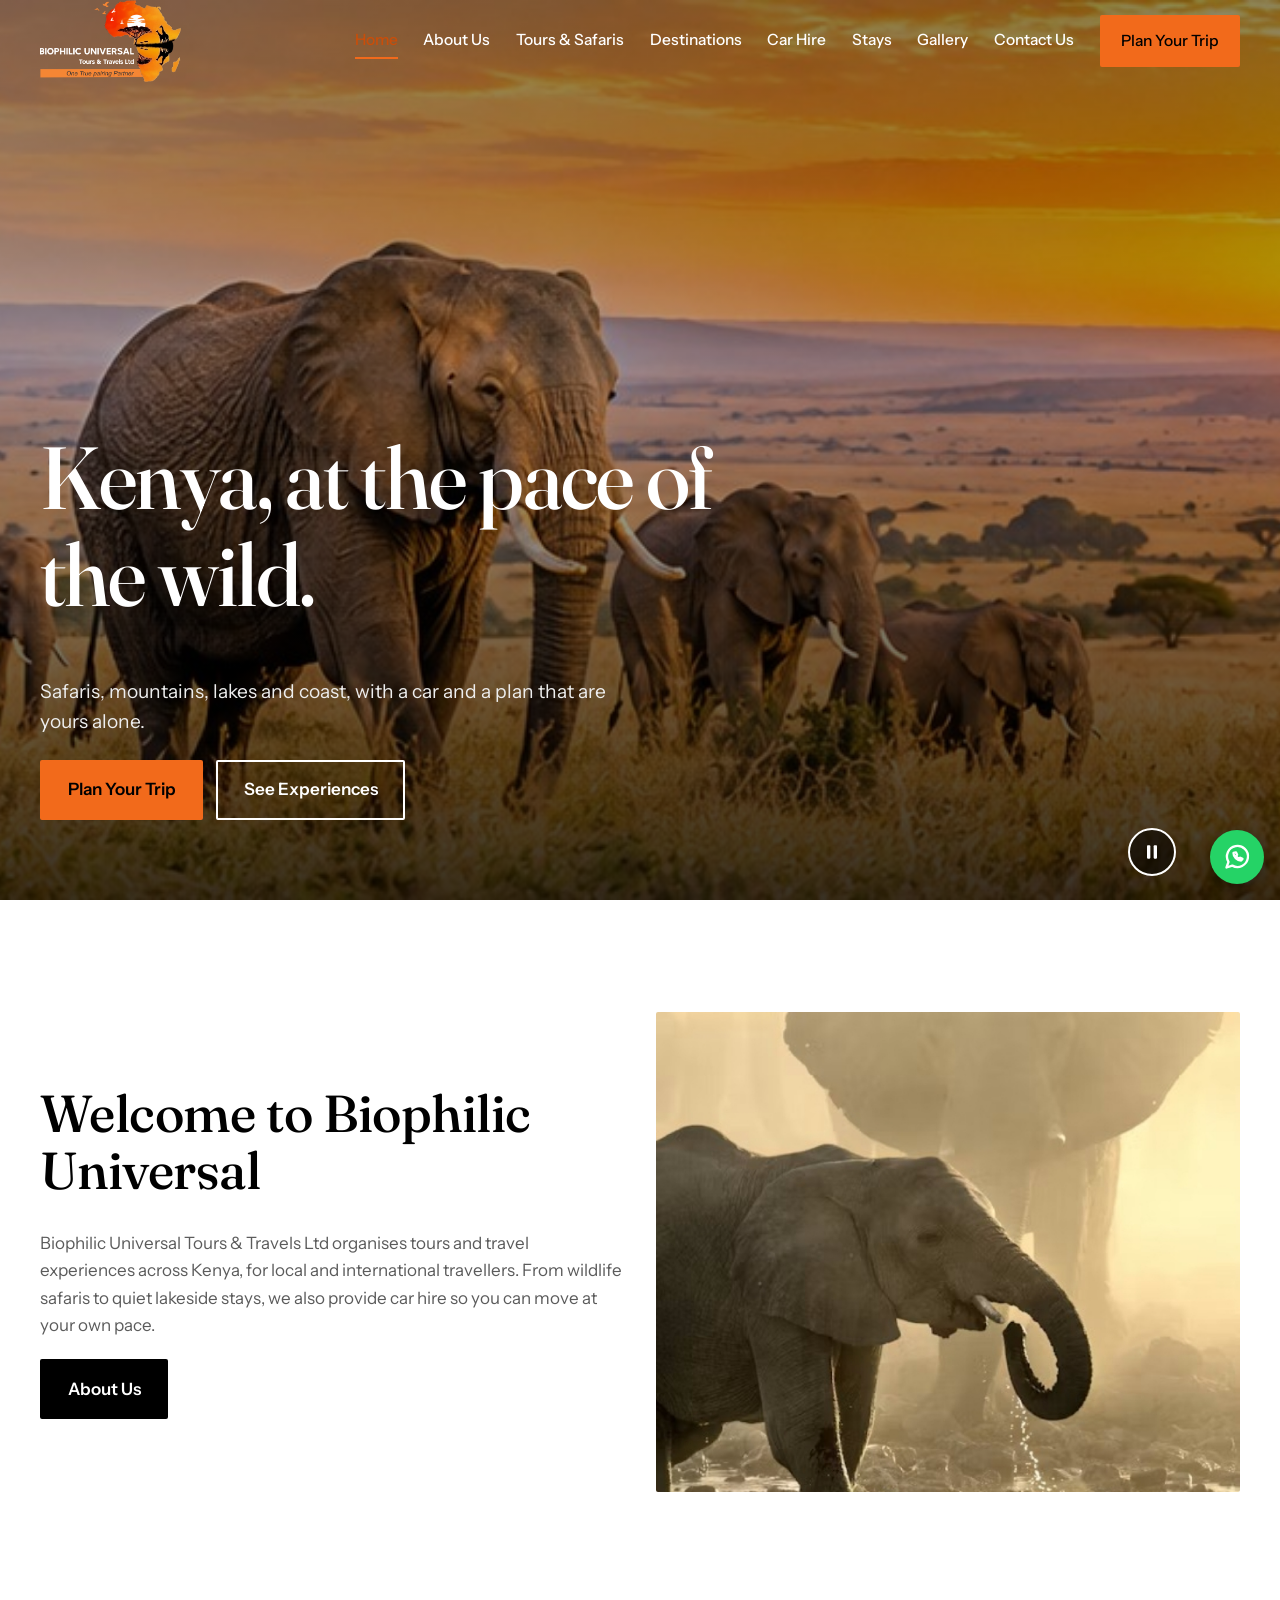
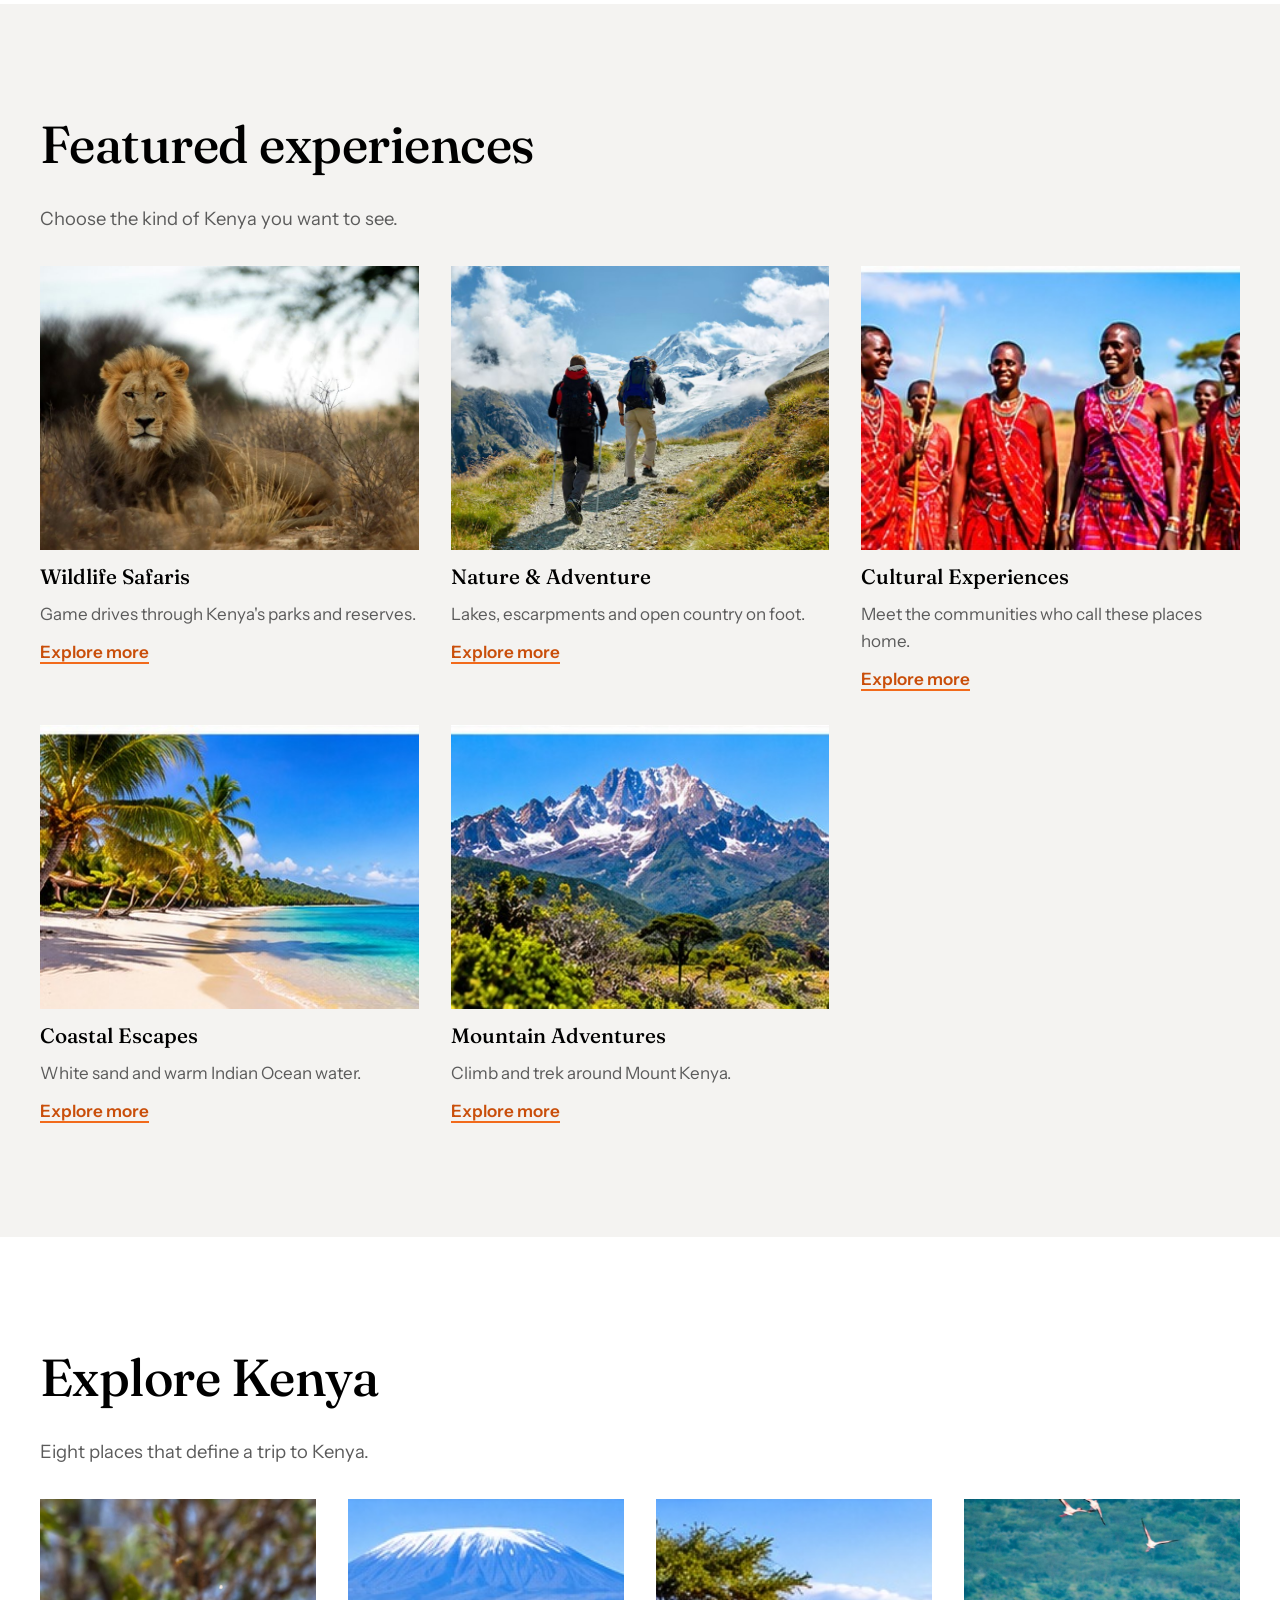
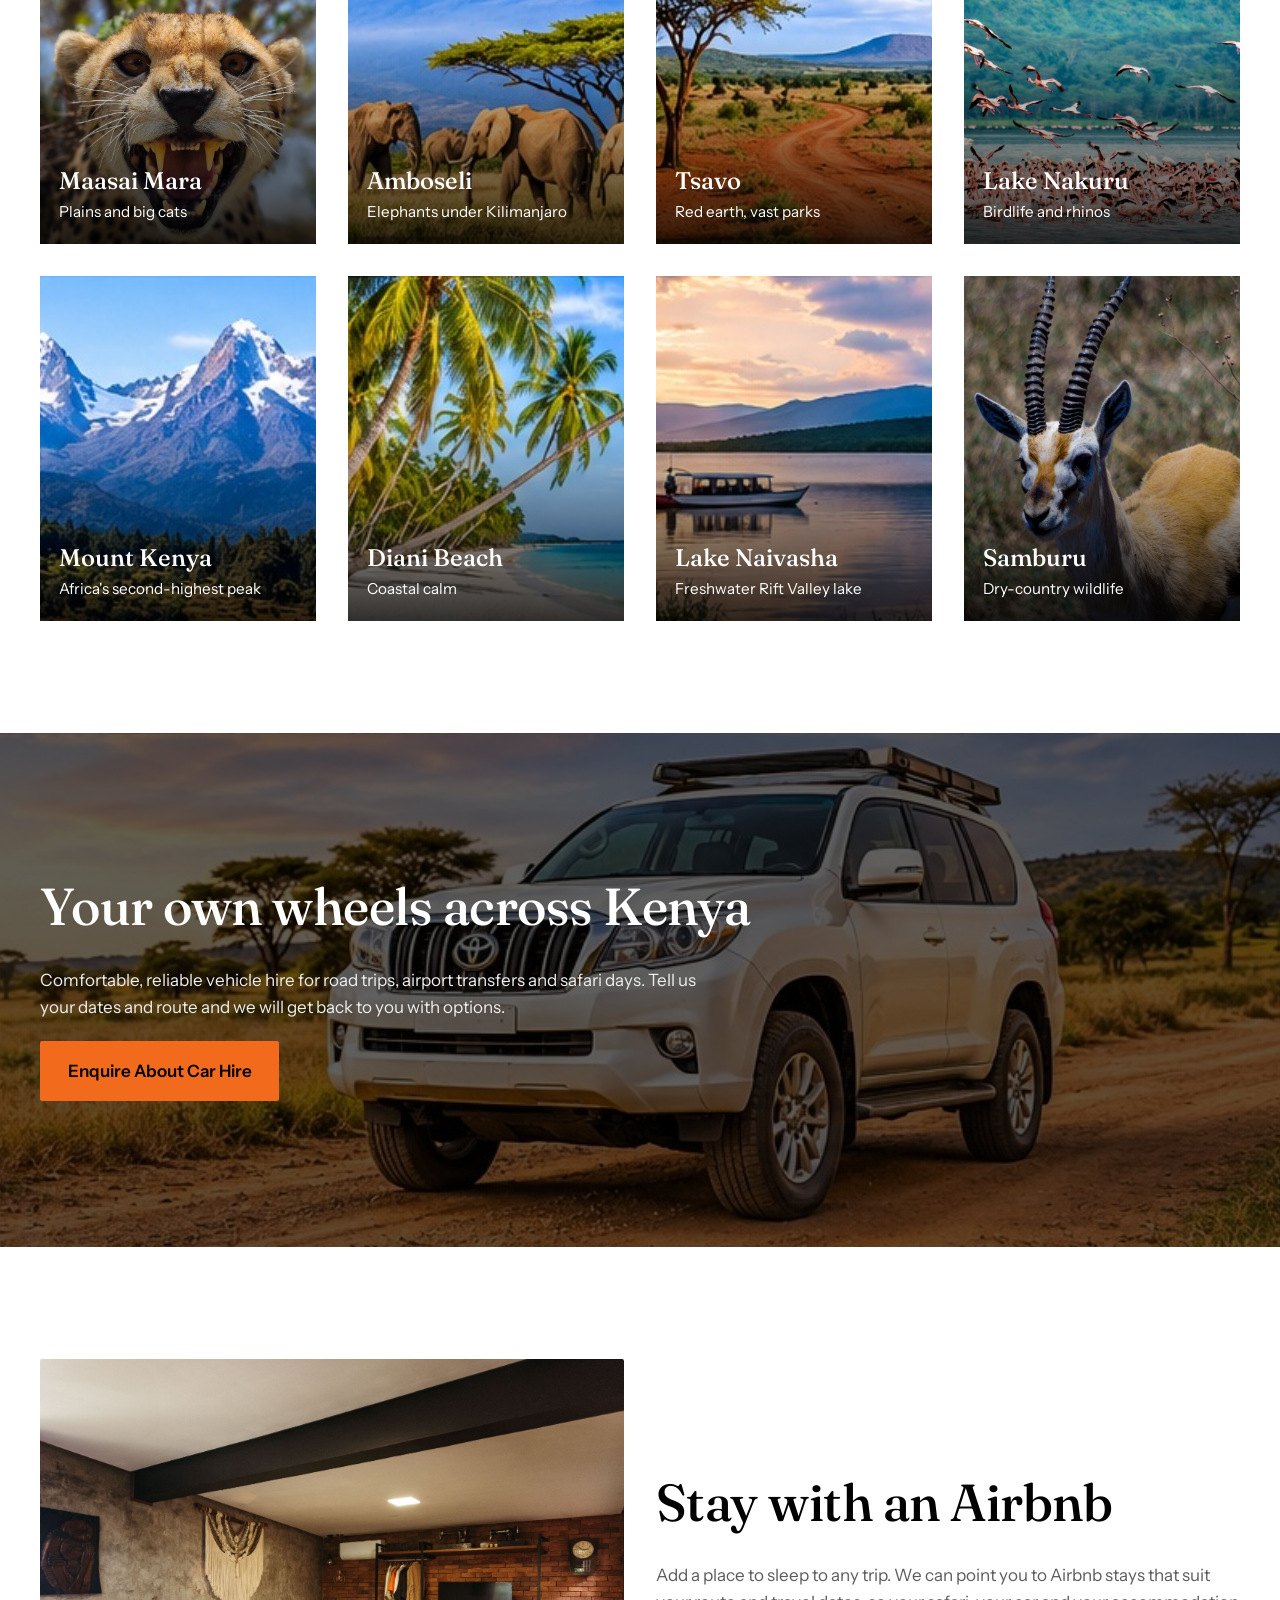
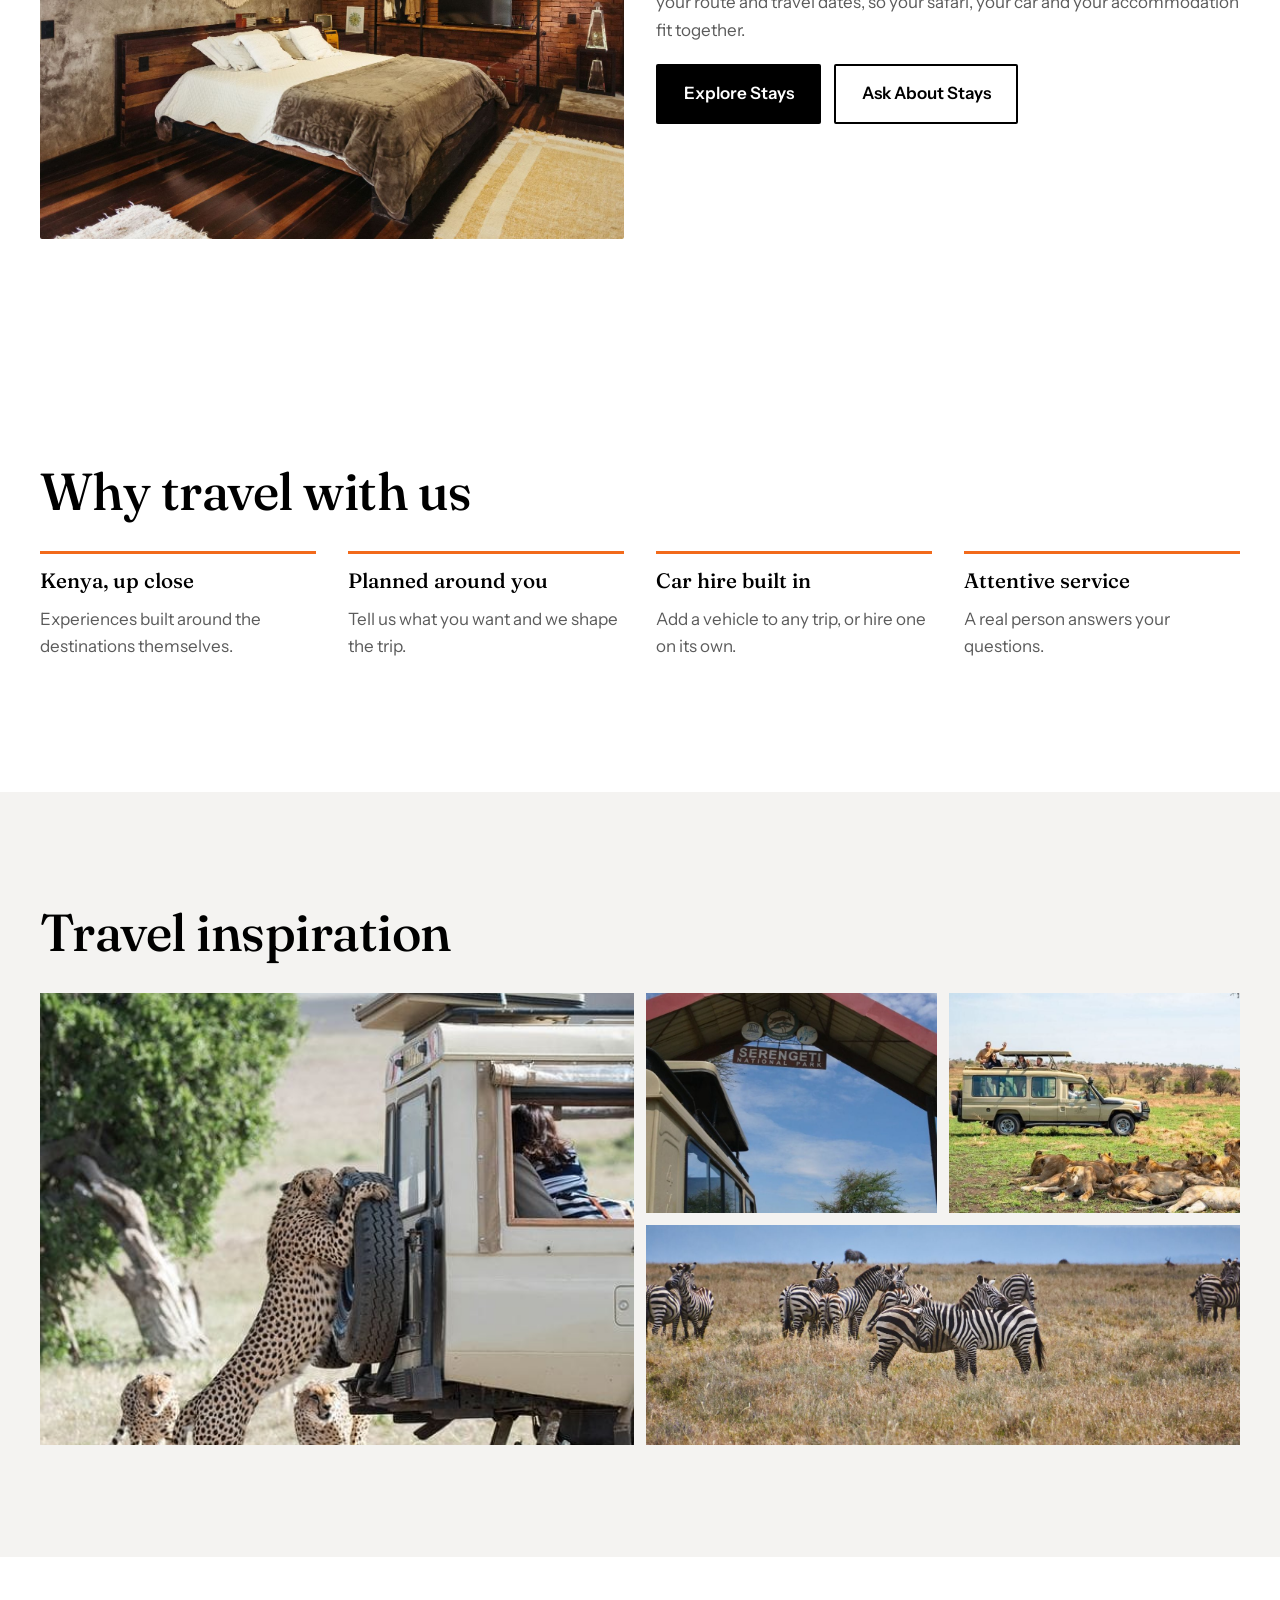
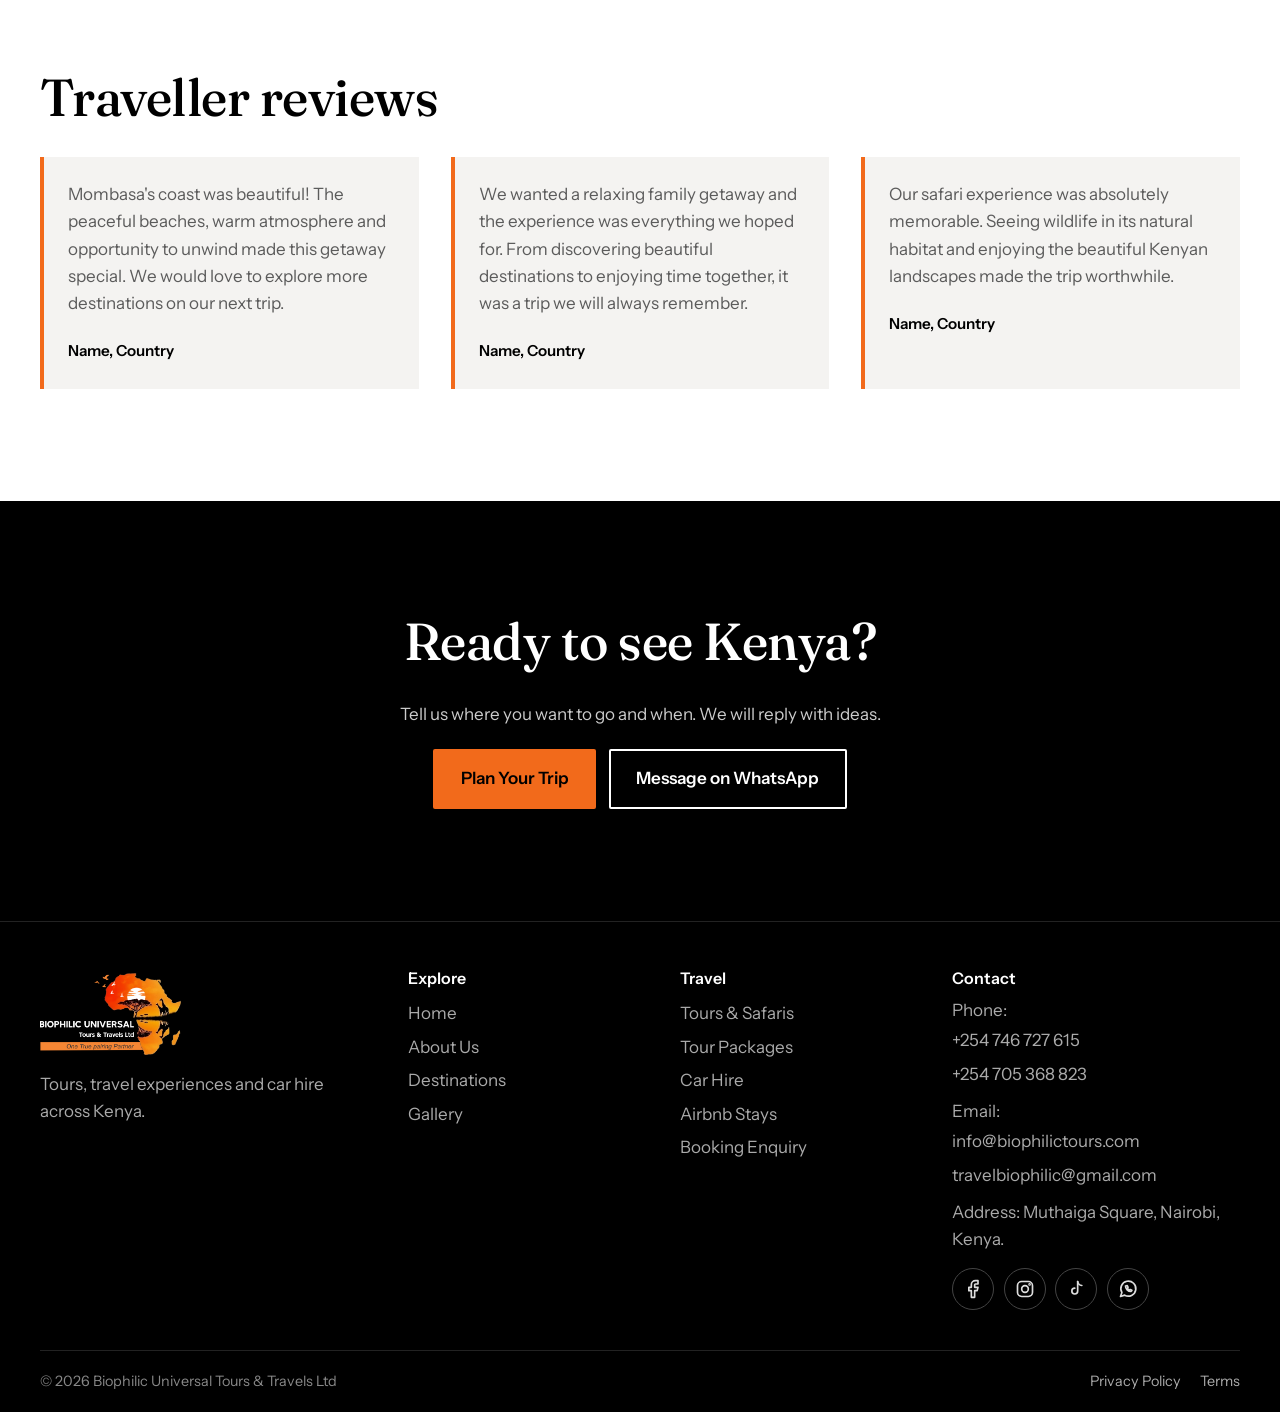
<file: index.html>
<!DOCTYPE html>
<html lang="en">
<head>
  <meta charset="UTF-8">
  <meta name="viewport" content="width=device-width, initial-scale=1">
  <title>Biophilic Universal Tours &amp; Travels Ltd | Safaris and Car Hire in Kenya</title>
  <meta name="description" content="Plan your Kenyan safari, nature adventure or coastal escape with Biophilic Universal Tours &amp; Travels Ltd. Tours and car hire across Kenya.">
  <meta property="og:title" content="Biophilic Universal Tours &amp; Travels Ltd">
  <meta property="og:description" content="Tours, safaris and car hire across Kenya.">
  <meta property="og:type" content="website">
  <link rel="preconnect" href="https://fonts.googleapis.com">
  <link rel="preconnect" href="https://fonts.gstatic.com" crossorigin>
  <link href="https://fonts.googleapis.com/css2?family=Fraunces:opsz,wght@9..144,500;9..144,600&family=Instrument+Sans:wght@400;500;600&display=swap" rel="stylesheet">
  <link rel="stylesheet" href="css/style.css">
  <script src="js/script.js" defer></script>
</head>
<body>
  <a class="skip" href="#main">Skip to content</a>


  <header class="site-header" id="header">
    <div class="wrap bar">
      <a class="brand" href="index.html" aria-label="Biophilic Universal home">
        <img class="logo-light" src="assets/logo/logo-light.png" alt="Biophilic Universal Tours &amp; Travels Ltd" width="1021" height="595">
        <img class="logo-dark" src="assets/logo/logo.png" alt="" width="1021" height="595" aria-hidden="true">
      </a>
      <button class="menu-btn" id="menuBtn" aria-expanded="false" aria-controls="nav">Menu</button>
      <nav id="nav" class="nav" aria-label="Main">
        <a href="index.html" aria-current="page">Home</a>
        <a href="about.html">About Us</a>
        <a href="tours.html">Tours &amp; Safaris</a>
        <a href="destinations.html">Destinations</a>
        <a href="car-hire.html">Car Hire</a>
        <a href="stays.html">Stays</a>
        <a href="gallery.html">Gallery</a>
        <a href="contact.html">Contact Us</a>
        <a class="btn btn-orange nav-cta" href="#plan">Plan Your Trip</a>
      </nav>
    </div>
  </header>

  <main id="main">
    <section class="hero">
      <!-- Add your 30-second clip at assets/video/hero.mp4 (muted, no audio track needed) -->
      <video class="hero-video" id="heroVideo" autoplay muted loop playsinline preload="auto" poster="assets/images/hero-mara.jpg" aria-hidden="true">
        <source src="assets/video/hero.mp4" type="video/mp4">
      </video>
      <button class="hero-toggle" id="heroToggle" type="button" aria-label="Pause background video">
        <svg class="icon-pause" viewBox="0 0 24 24" aria-hidden="true"><rect x="6" y="4" width="4" height="16" rx="1"/><rect x="14" y="4" width="4" height="16" rx="1"/></svg>
        <svg class="icon-play" viewBox="0 0 24 24" aria-hidden="true"><path d="M7 4.5v15a1 1 0 0 0 1.5.9l12-7.5a1 1 0 0 0 0-1.8l-12-7.5A1 1 0 0 0 7 4.5z"/></svg>
      </button>
      <div class="wrap hero-inner">
        <h1>Kenya, at the pace of the wild.</h1>
        <p>Safaris, mountains, lakes and coast, with a car and a plan that are yours alone.</p>
        <div class="actions">
          <a class="btn btn-orange" href="#plan">Plan Your Trip</a>
          <a class="btn btn-ghost" href="#experiences">See Experiences</a>
        </div>
      </div>
    </section>

    <section class="section wrap split" id="welcome">
      <div class="reveal">
        <h2>Welcome to Biophilic Universal</h2>
        <p>Biophilic Universal Tours &amp; Travels Ltd organises tours and travel experiences across Kenya, for local and international travellers. From wildlife safaris to quiet lakeside stays, we also provide car hire so you can move at your own pace.</p>
        <a class="btn btn-dark" href="about.html">About Us</a>
      </div>
      <div class="ph tall reveal" style="--img:url(../assets/images/welcome.jpg)" role="img" aria-label="Elephants walking across the Kenyan savannah"></div>
    </section>

    <section class="section alt" id="experiences">
      <div class="wrap">
        <h2>Featured experiences</h2>
        <p class="lead">Choose the kind of Kenya you want to see.</p>
        <div class="grid g3">
          <a class="card" href="tours.html#wildlife"><div class="ph" style="--img:url(../assets/images/wildlife.jpg)" role="img" aria-label="Lion resting in tall grass"></div><h3>Wildlife Safaris</h3><p>Game drives through Kenya's parks and reserves.</p><span class="more">Explore more</span></a>
          <a class="card" href="tours.html#adventure"><div class="ph" style="--img:url(../assets/images/adventure.jpg)" role="img" aria-label="Hikers on a Kenyan trail"></div><h3>Nature &amp; Adventure</h3><p>Lakes, escarpments and open country on foot.</p><span class="more">Explore more</span></a>
          <a class="card" href="tours.html#culture"><div class="ph" style="--img:url(../assets/images/culture.jpg)" role="img" aria-label="Cultural experience in Kenya"></div><h3>Cultural Experiences</h3><p>Meet the communities who call these places home.</p><span class="more">Explore more</span></a>
          <a class="card" href="tours.html#coast"><div class="ph" style="--img:url(../assets/images/coast.jpg)" role="img" aria-label="Palm-lined beach on the Kenyan coast"></div><h3>Coastal Escapes</h3><p>White sand and warm Indian Ocean water.</p><span class="more">Explore more</span></a>
          <a class="card" href="tours.html#mountains"><div class="ph" style="--img:url(../assets/images/mountain.jpg)" role="img" aria-label="Mount Kenya peaks"></div><h3>Mountain Adventures</h3><p>Climb and trek around Mount Kenya.</p><span class="more">Explore more</span></a>
        </div>
      </div>
    </section>

    <section class="section wrap" id="destinations">
      <h2>Explore Kenya</h2>
      <p class="lead">Eight places that define a trip to Kenya.</p>
      <div class="grid g4 dest">
        <a class="tile ph" href="destinations.html#maasai-mara" style="--img:url(../assets/images/maasai-mara.jpg)"><span><b>Maasai Mara</b>Plains and big cats</span></a>
        <a class="tile ph" href="destinations.html#amboseli" style="--img:url(../assets/images/amboseli.jpg)"><span><b>Amboseli</b>Elephants under Kilimanjaro</span></a>
        <a class="tile ph" href="destinations.html#tsavo" style="--img:url(../assets/images/tsavo.jpg)"><span><b>Tsavo</b>Red earth, vast parks</span></a>
        <a class="tile ph" href="destinations.html#lake-nakuru" style="--img:url(../assets/images/nakuru.jpg)"><span><b>Lake Nakuru</b>Birdlife and rhinos</span></a>
        <a class="tile ph" href="destinations.html#mount-kenya" style="--img:url(../assets/images/mount-kenya.jpg)"><span><b>Mount Kenya</b>Africa's second-highest peak</span></a>
        <a class="tile ph" href="destinations.html#diani" style="--img:url(../assets/images/diani.jpg)"><span><b>Diani Beach</b>Coastal calm</span></a>
        <a class="tile ph" href="destinations.html#naivasha" style="--img:url(../assets/images/naivasha.jpg)"><span><b>Lake Naivasha</b>Freshwater Rift Valley lake</span></a>
        <a class="tile ph" href="destinations.html#samburu" style="--img:url(../assets/images/samburu.jpg)"><span><b>Samburu</b>Dry-country wildlife</span></a>
      </div>
    </section>

    <section class="carhire ph" id="car-hire" style="--img:url(../assets/images/car-hire.jpg)">
      <div class="wrap">
        <h2>Your own wheels across Kenya</h2>
        <p>Comfortable, reliable vehicle hire for road trips, airport transfers and safari days. Tell us your dates and route and we will get back to you with options.</p>
        <a class="btn btn-orange" href="car-hire.html#enquire">Enquire About Car Hire</a>
      </div>
    </section>

    <section class="section wrap split" id="stays">
      <div class="ph tall reveal" style="--img:url(../assets/images/airbnb.jpg)" role="img" aria-label="A comfortable place to stay in Kenya"></div>
      <div class="reveal">
        <h2>Stay with an Airbnb</h2>
        <p>Add a place to sleep to any trip. We can point you to Airbnb stays that suit your route and travel dates, so your safari, your car and your accommodation fit together.</p>
        <div class="actions">
          <a class="btn btn-dark" href="stays.html">Explore Stays</a>
          <a class="btn btn-line" href="stays.html#enquire">Ask About Stays</a>
        </div>
      </div>
    </section>

    <section class="section wrap" id="why">
      <h2>Why travel with us</h2>
      <div class="grid g4 why">
        <div><h3>Kenya, up close</h3><p>Experiences built around the destinations themselves.</p></div>
        <div><h3>Planned around you</h3><p>Tell us what you want and we shape the trip.</p></div>
        <div><h3>Car hire built in</h3><p>Add a vehicle to any trip, or hire one on its own.</p></div>
        <div><h3>Attentive service</h3><p>A real person answers your questions.</p></div>
      </div>
    </section>

    <section class="section alt" id="gallery">
      <div class="wrap">
        <h2>Travel inspiration</h2>
        <div class="mosaic">
          <div class="ph big" style="--img:url(../assets/images/gallery-1.jpeg)" role="img" aria-label="Safari vehicle at sunrise"></div>
          <div class="ph" style="--img:url(../assets/images/gallery-2.jpg)" role="img" aria-label="Giraffes on the plains"></div>
          <div class="ph" style="--img:url(../assets/images/gallery-3.jpeg)" role="img" aria-label="Flamingos on a lake"></div>
          <div class="ph wide" style="--img:url(../assets/images/gallery-4.jpg)" role="img" aria-label="Kenyan coastline"></div>
        </div>
      </div>
    </section>

    <section class="section wrap" id="testimonials">
      <h2>Traveller reviews</h2>
      <div class="grid g3">
        <blockquote class="quote"><p>Mombasa's coast was beautiful! The peaceful beaches, warm atmosphere and opportunity to unwind made this getaway special. We would love to explore more destinations on our next trip.</p><cite>Name, Country</cite></blockquote>
        <blockquote class="quote"><p>We wanted a relaxing family getaway and the experience was everything we hoped for. From discovering beautiful destinations to enjoying time together, it was a trip we will always remember.</p><cite>Name, Country</cite></blockquote>
        <blockquote class="quote"><p>Our safari experience was absolutely memorable. Seeing wildlife in its natural habitat and enjoying the beautiful Kenyan landscapes made the trip worthwhile.</p><cite>Name, Country</cite></blockquote>
      </div>
    </section>

    <section class="final" id="plan">
      <div class="wrap">
        <h2>Ready to see Kenya?</h2>
        <p>Tell us where you want to go and when. We will reply with ideas.</p>
        <div class="actions center">
          <a class="btn btn-orange" href="contact.html">Plan Your Trip</a>
          <a class="btn btn-ghost" href="#contact" data-whatsapp>Message on WhatsApp</a>
        </div>
      </div>
    </section>
  </main>

  <footer class="footer" id="contact">
    <div class="wrap fgrid">
      <div>
        <a class="brand foot-brand" href="index.html" aria-label="Biophilic Universal home"><img src="assets/logo/logo-light.png" alt="Biophilic Universal Tours &amp; Travels Ltd" width="1021" height="595" loading="lazy"></a>
        <p>Tours, travel experiences and car hire across Kenya.</p>
      </div>
      <div><h3>Explore</h3><a href="index.html">Home</a><a href="about.html">About Us</a><a href="destinations.html">Destinations</a><a href="gallery.html">Gallery</a></div>
      <div><h3>Travel</h3><a href="tours.html">Tours &amp; Safaris</a><a href="packages.html">Tour Packages</a><a href="car-hire.html">Car Hire</a><a href="stays.html">Airbnb Stays</a><a href="contact.html">Booking Enquiry</a></div>
      <div><h3>Contact</h3><p>Phone: <a href="tel:+254746727615">+254 746 727 615</a><a href="tel:+254705368823">+254 705 368 823</a></p><p>Email: <a href="mailto:info@biophilictours.com">info@biophilictours.com</a><a href="mailto:travelbiophilic@gmail.com">travelbiophilic@gmail.com</a></p><p>Address: Muthaiga Square, Nairobi, Kenya.</p><div class="social"><!-- Replace each # with your real page link -->
          <a href="https://www.facebook.com/profile.php?id=61566707572163" target="_blank" rel="noopener" data-social="facebook" aria-label="Facebook"><svg viewBox="0 0 24 24" fill="none" stroke="currentColor" stroke-width="2" stroke-linecap="round" stroke-linejoin="round" aria-hidden="true"><path d="M18 2h-3a5 5 0 0 0-5 5v3H7v4h3v8h4v-8h3l1-4h-4V7a1 1 0 0 1 1-1h3z"/></svg></a>
          <a href="https://www.instagram.com/biophilic_tours_travels_ltd" target="_blank" rel="noopener" data-social="instagram" aria-label="Instagram"><svg viewBox="0 0 24 24" fill="none" stroke="currentColor" stroke-width="2" stroke-linecap="round" stroke-linejoin="round" aria-hidden="true"><rect x="3" y="3" width="18" height="18" rx="5"/><circle cx="12" cy="12" r="4"/><circle cx="17.5" cy="6.5" r=".6"/></svg></a>
          <a href="https://www.tiktok.com/@biophilic_tours_travels" target="_blank" rel="noopener" data-social="tiktok" aria-label="TikTok"><svg viewBox="0 0 24 24" fill="none" stroke="currentColor" stroke-width="2" stroke-linecap="round" stroke-linejoin="round" aria-hidden="true"><path d="M14 3v11.5a3.5 3.5 0 1 1-3.5-3.5"/><path d="M14 3c.4 2.8 2.4 4.6 5 4.8"/></svg></a>
          <a href="https://wa.me/254746727615" target="_blank" rel="noopener" data-social="whatsapp" aria-label="WhatsApp"><svg viewBox="0 0 24 24" fill="none" stroke="currentColor" stroke-width="2" stroke-linecap="round" stroke-linejoin="round" aria-hidden="true"><path d="M3 21l1.7-4.8A9 9 0 1 1 8 19.4z"/><path d="M9 8.5c0 3.5 3 6.5 6.5 6.5l1.2-1.4-2-1-1 .8c-1-.4-2-1.4-2.4-2.4l.8-1-1-2z"/></svg></a>
        </div></div>
    </div>
    <div class="wrap legal"><span>&copy; <span id="year">2026</span> Biophilic Universal Tours &amp; Travels Ltd</span><span><a href="privacy.html">Privacy Policy</a> <a href="terms.html">Terms</a></span></div>
  </footer>
<a class="wa-float" href="#contact" data-whatsapp aria-label="Chat on WhatsApp"><svg viewBox="0 0 24 24" fill="none" stroke="currentColor" stroke-width="2" stroke-linecap="round" stroke-linejoin="round" aria-hidden="true"><path d="M3 21l1.7-4.8A9 9 0 1 1 8 19.4z"/><path d="M9 8.5c0 3.5 3 6.5 6.5 6.5l1.2-1.4-2-1-1 .8c-1-.4-2-1.4-2.4-2.4l.8-1-1-2z"/></svg></a>
</body>
</html>
</file>
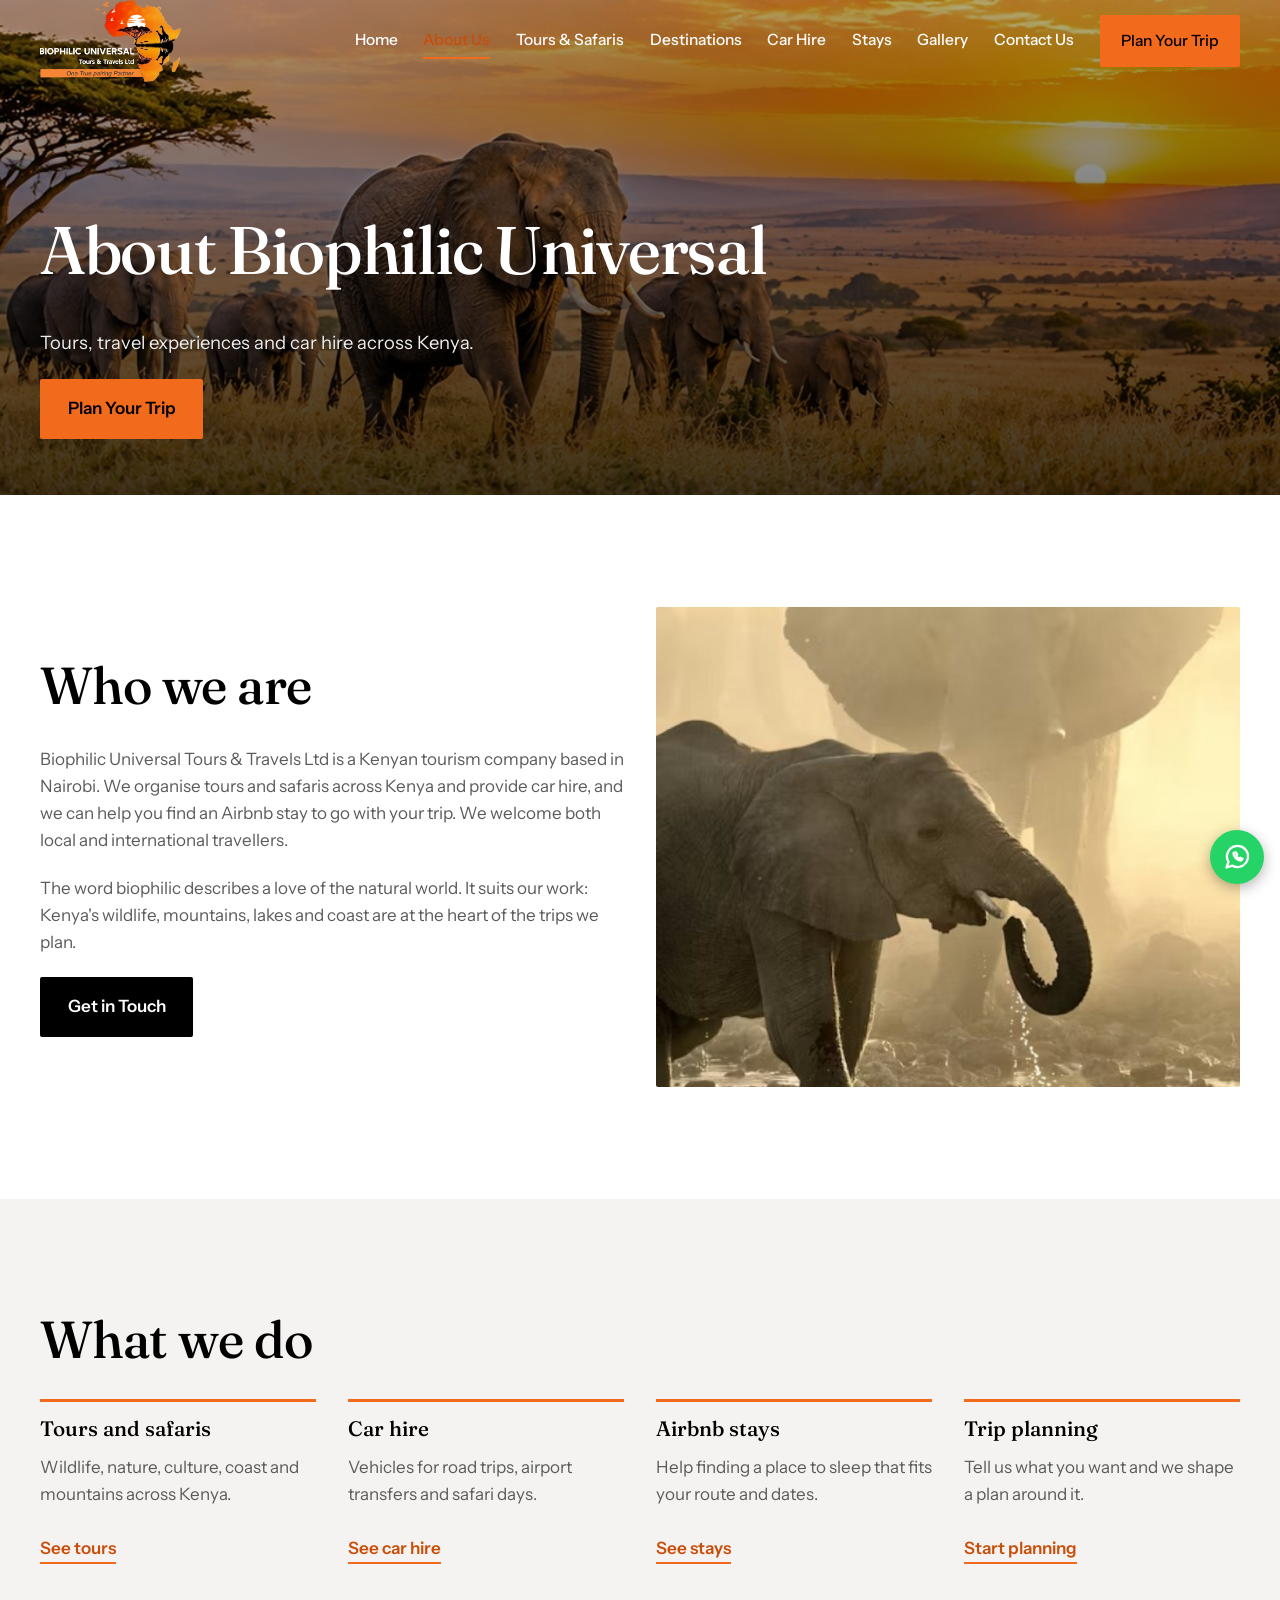
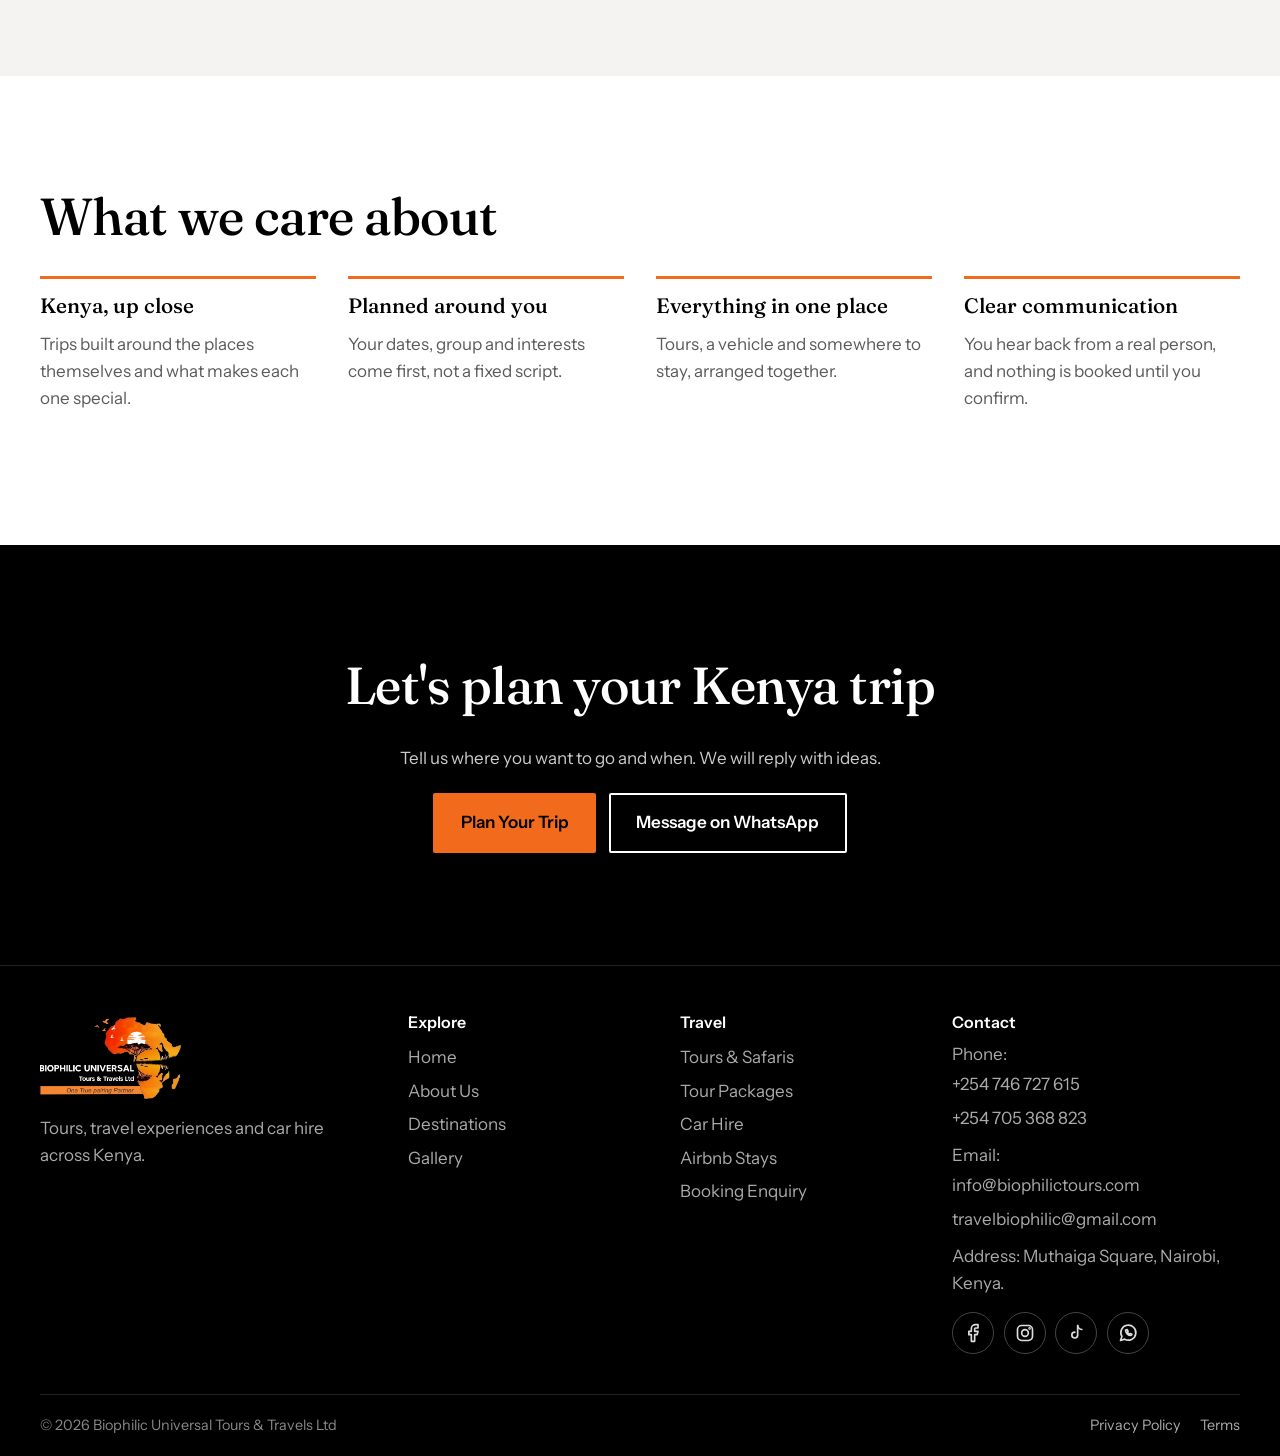
<file: about.html>
<!DOCTYPE html>
<html lang="en">
<head>
  <meta charset="UTF-8">
  <meta name="viewport" content="width=device-width, initial-scale=1">
  <title>About Us | Biophilic Universal Tours &amp; Travels Ltd</title>
  <meta name="description" content="Biophilic Universal Tours &amp; Travels Ltd is a Nairobi-based company offering tours, safaris, car hire and Airbnb stay planning across Kenya.">
  <meta property="og:title" content="About Us | Biophilic Universal">
  <meta property="og:description" content="Tours, safaris and car hire across Kenya.">
  <meta property="og:type" content="website">
  <link rel="preconnect" href="https://fonts.googleapis.com">
  <link rel="preconnect" href="https://fonts.gstatic.com" crossorigin>
  <link href="https://fonts.googleapis.com/css2?family=Fraunces:opsz,wght@9..144,500;9..144,600&family=Instrument+Sans:wght@400;500;600&display=swap" rel="stylesheet">
  <link rel="stylesheet" href="css/style.css">
  <script src="js/script.js" defer></script>
</head>
<body>
  <a class="skip" href="#main">Skip to content</a>
  <header class="site-header" id="header">
    <div class="wrap bar">
      <a class="brand" href="index.html" aria-label="Biophilic Universal home">
        <img class="logo-light" src="assets/logo/logo-light.png" alt="Biophilic Universal Tours &amp; Travels Ltd" width="1021" height="595">
        <img class="logo-dark" src="assets/logo/logo.png" alt="" width="1021" height="595" aria-hidden="true">
      </a>
      <button class="menu-btn" id="menuBtn" aria-expanded="false" aria-controls="nav">Menu</button>
      <nav id="nav" class="nav" aria-label="Main">
        <a href="index.html">Home</a>
        <a href="about.html" aria-current="page">About Us</a>
        <a href="tours.html">Tours &amp; Safaris</a>
        <a href="destinations.html">Destinations</a>
        <a href="car-hire.html">Car Hire</a>
        <a href="stays.html">Stays</a>
        <a href="gallery.html">Gallery</a>
        <a href="contact.html">Contact Us</a>
        <a class="btn btn-orange nav-cta" href="contact.html#enquire">Plan Your Trip</a>
      </nav>
    </div>
  </header>

  <main id="main">
    <section class="page-hero ph" style="--img:url(../assets/images/hero-mara.jpg)">
      <div class="wrap">
        <h1>About Biophilic Universal</h1>
        <p>Tours, travel experiences and car hire across Kenya.</p>
        <div class="actions"><a class="btn btn-orange" href="contact.html#enquire">Plan Your Trip</a></div>
      </div>
    </section>

    <section class="section wrap split" id="who">
      <div class="reveal">
        <h2>Who we are</h2>
        <p>Biophilic Universal Tours &amp; Travels Ltd is a Kenyan tourism company based in Nairobi. We organise tours and safaris across Kenya and provide car hire, and we can help you find an Airbnb stay to go with your trip. We welcome both local and international travellers.</p>
        <p>The word biophilic describes a love of the natural world. It suits our work: Kenya's wildlife, mountains, lakes and coast are at the heart of the trips we plan.</p>
        <a class="btn btn-dark" href="contact.html#enquire">Get in Touch</a>
      </div>
      <div class="ph tall reveal" style="--img:url(../assets/images/welcome.jpg)" role="img" aria-label="Elephants walking across the Kenyan savannah"></div>
    </section>

    <section class="section alt" id="what">
      <div class="wrap">
        <h2>What we do</h2>
        <div class="grid g4 why">
          <div><h3>Tours and safaris</h3><p>Wildlife, nature, culture, coast and mountains across Kenya.</p><a class="more" href="tours.html">See tours</a></div>
          <div><h3>Car hire</h3><p>Vehicles for road trips, airport transfers and safari days.</p><a class="more" href="car-hire.html">See car hire</a></div>
          <div><h3>Airbnb stays</h3><p>Help finding a place to sleep that fits your route and dates.</p><a class="more" href="stays.html">See stays</a></div>
          <div><h3>Trip planning</h3><p>Tell us what you want and we shape a plan around it.</p><a class="more" href="contact.html#enquire">Start planning</a></div>
        </div>
      </div>
    </section>

    <section class="section wrap" id="values">
      <h2>What we care about</h2>
      <div class="grid g4 why">
        <div><h3>Kenya, up close</h3><p>Trips built around the places themselves and what makes each one special.</p></div>
        <div><h3>Planned around you</h3><p>Your dates, group and interests come first, not a fixed script.</p></div>
        <div><h3>Everything in one place</h3><p>Tours, a vehicle and somewhere to stay, arranged together.</p></div>
        <div><h3>Clear communication</h3><p>You hear back from a real person, and nothing is booked until you confirm.</p></div>
      </div>
    </section>

    <section class="final" id="plan">
      <div class="wrap">
        <h2>Let's plan your Kenya trip</h2>
        <p>Tell us where you want to go and when. We will reply with ideas.</p>
        <div class="actions center">
          <a class="btn btn-orange" href="contact.html#enquire">Plan Your Trip</a>
          <a class="btn btn-ghost" href="#contact" data-whatsapp>Message on WhatsApp</a>
        </div>
      </div>
    </section>
  </main>

  <footer class="footer" id="contact">
    <div class="wrap fgrid">
      <div>
        <a class="brand foot-brand" href="index.html" aria-label="Biophilic Universal home"><img src="assets/logo/logo-light.png" alt="Biophilic Universal Tours &amp; Travels Ltd" width="1021" height="595" loading="lazy"></a>
        <p>Tours, travel experiences and car hire across Kenya.</p>
      </div>
      <div><h3>Explore</h3><a href="index.html">Home</a><a href="about.html">About Us</a><a href="destinations.html">Destinations</a><a href="gallery.html">Gallery</a></div>
      <div><h3>Travel</h3><a href="tours.html">Tours &amp; Safaris</a><a href="packages.html">Tour Packages</a><a href="car-hire.html">Car Hire</a><a href="stays.html">Airbnb Stays</a><a href="contact.html">Booking Enquiry</a></div>
      <div><h3>Contact</h3><p>Phone: <a href="tel:+254746727615">+254 746 727 615</a><a href="tel:+254705368823">+254 705 368 823</a></p><p>Email: <a href="mailto:info@biophilictours.com">info@biophilictours.com</a><a href="mailto:travelbiophilic@gmail.com">travelbiophilic@gmail.com</a></p><p>Address: Muthaiga Square, Nairobi, Kenya.</p><div class="social"><!-- Replace each # with your real page link -->
          <a href="https://www.facebook.com/profile.php?id=61566707572163" target="_blank" rel="noopener" data-social="facebook" aria-label="Facebook"><svg viewBox="0 0 24 24" fill="none" stroke="currentColor" stroke-width="2" stroke-linecap="round" stroke-linejoin="round" aria-hidden="true"><path d="M18 2h-3a5 5 0 0 0-5 5v3H7v4h3v8h4v-8h3l1-4h-4V7a1 1 0 0 1 1-1h3z"/></svg></a>
          <a href="https://www.instagram.com/biophilic_tours_travels_ltd" target="_blank" rel="noopener" data-social="instagram" aria-label="Instagram"><svg viewBox="0 0 24 24" fill="none" stroke="currentColor" stroke-width="2" stroke-linecap="round" stroke-linejoin="round" aria-hidden="true"><rect x="3" y="3" width="18" height="18" rx="5"/><circle cx="12" cy="12" r="4"/><circle cx="17.5" cy="6.5" r=".6"/></svg></a>
          <a href="https://www.tiktok.com/@biophilic_tours_travels" target="_blank" rel="noopener" data-social="tiktok" aria-label="TikTok"><svg viewBox="0 0 24 24" fill="none" stroke="currentColor" stroke-width="2" stroke-linecap="round" stroke-linejoin="round" aria-hidden="true"><path d="M14 3v11.5a3.5 3.5 0 1 1-3.5-3.5"/><path d="M14 3c.4 2.8 2.4 4.6 5 4.8"/></svg></a>
          <a href="https://wa.me/254746727615" target="_blank" rel="noopener" data-social="whatsapp" aria-label="WhatsApp"><svg viewBox="0 0 24 24" fill="none" stroke="currentColor" stroke-width="2" stroke-linecap="round" stroke-linejoin="round" aria-hidden="true"><path d="M3 21l1.7-4.8A9 9 0 1 1 8 19.4z"/><path d="M9 8.5c0 3.5 3 6.5 6.5 6.5l1.2-1.4-2-1-1 .8c-1-.4-2-1.4-2.4-2.4l.8-1-1-2z"/></svg></a>
        </div></div>
    </div>
    <div class="wrap legal"><span>&copy; <span id="year">2026</span> Biophilic Universal Tours &amp; Travels Ltd</span><span><a href="privacy.html">Privacy Policy</a> <a href="terms.html">Terms</a></span></div>
  </footer>
  <a class="wa-float" href="#contact" data-whatsapp aria-label="Chat on WhatsApp"><svg viewBox="0 0 24 24" fill="none" stroke="currentColor" stroke-width="2" stroke-linecap="round" stroke-linejoin="round" aria-hidden="true"><path d="M3 21l1.7-4.8A9 9 0 1 1 8 19.4z"/><path d="M9 8.5c0 3.5 3 6.5 6.5 6.5l1.2-1.4-2-1-1 .8c-1-.4-2-1.4-2.4-2.4l.8-1-1-2z"/></svg></a>
</body>
</html>
</file>
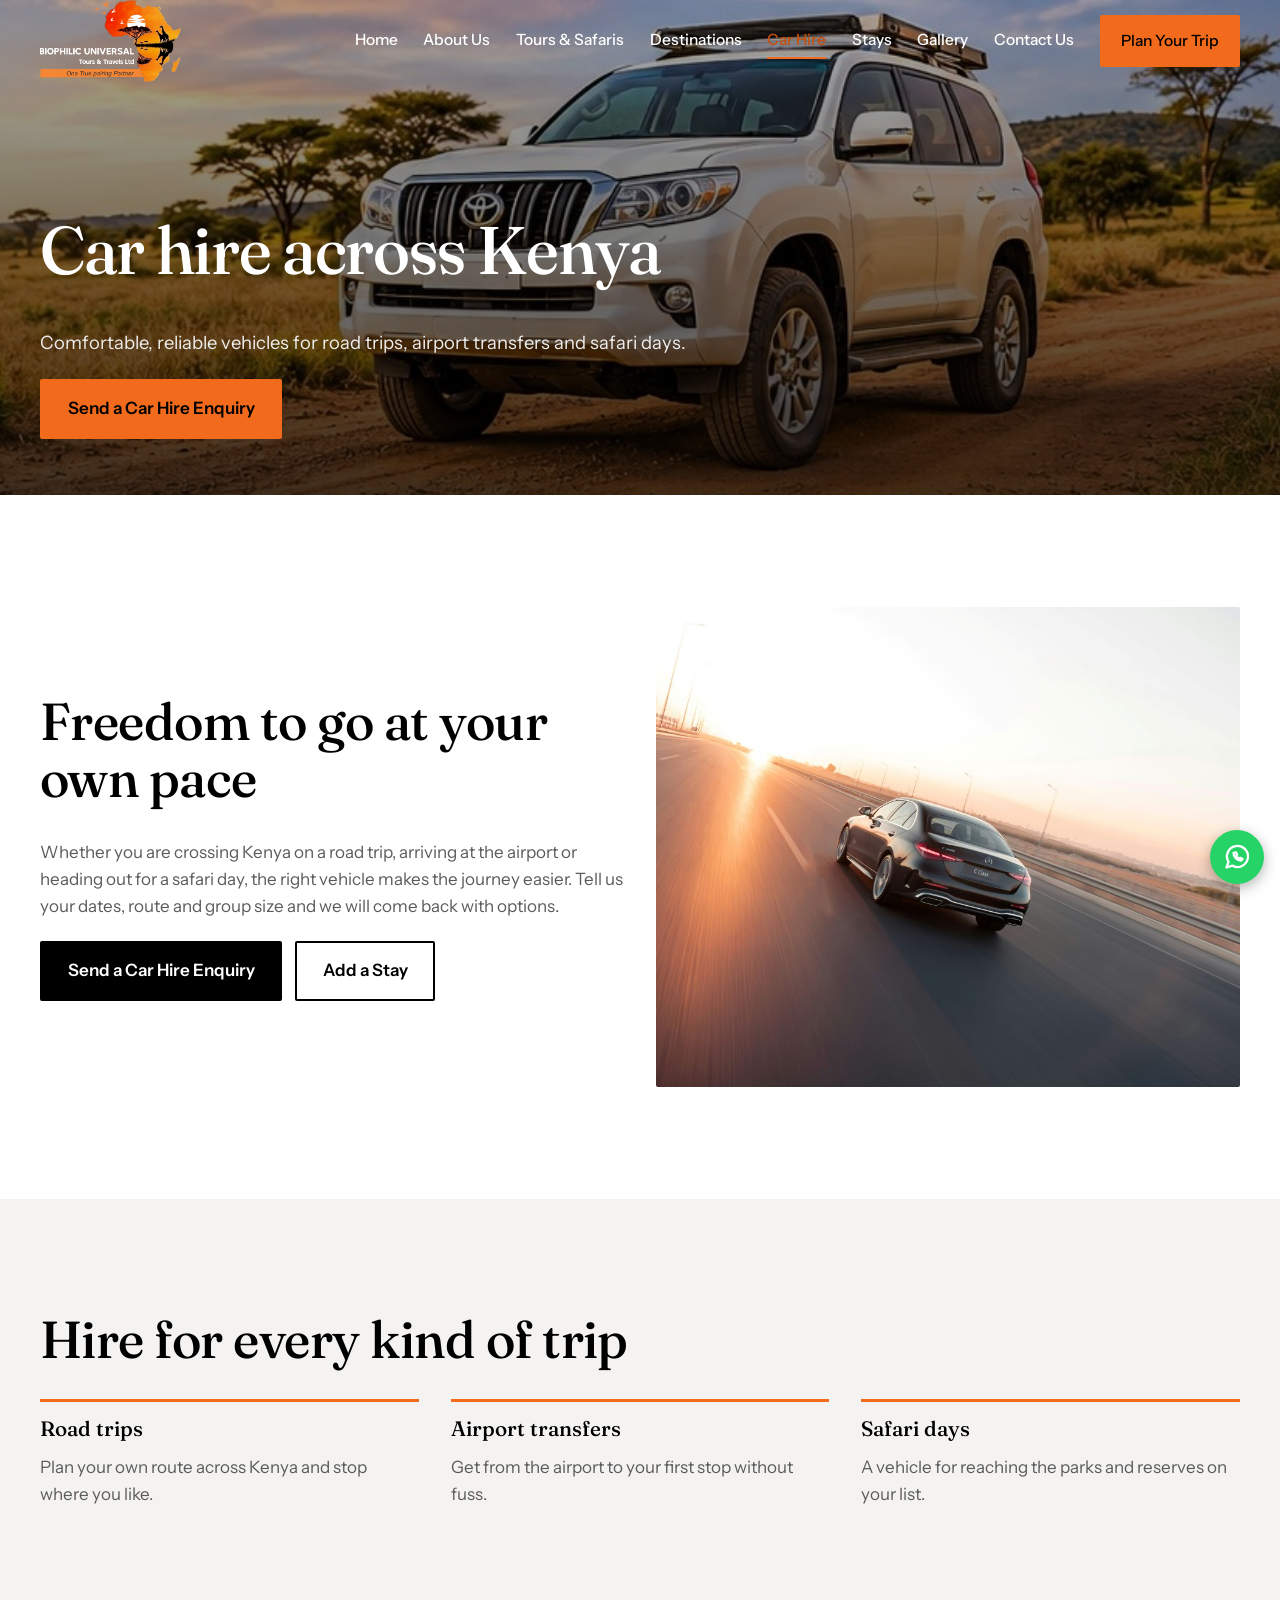
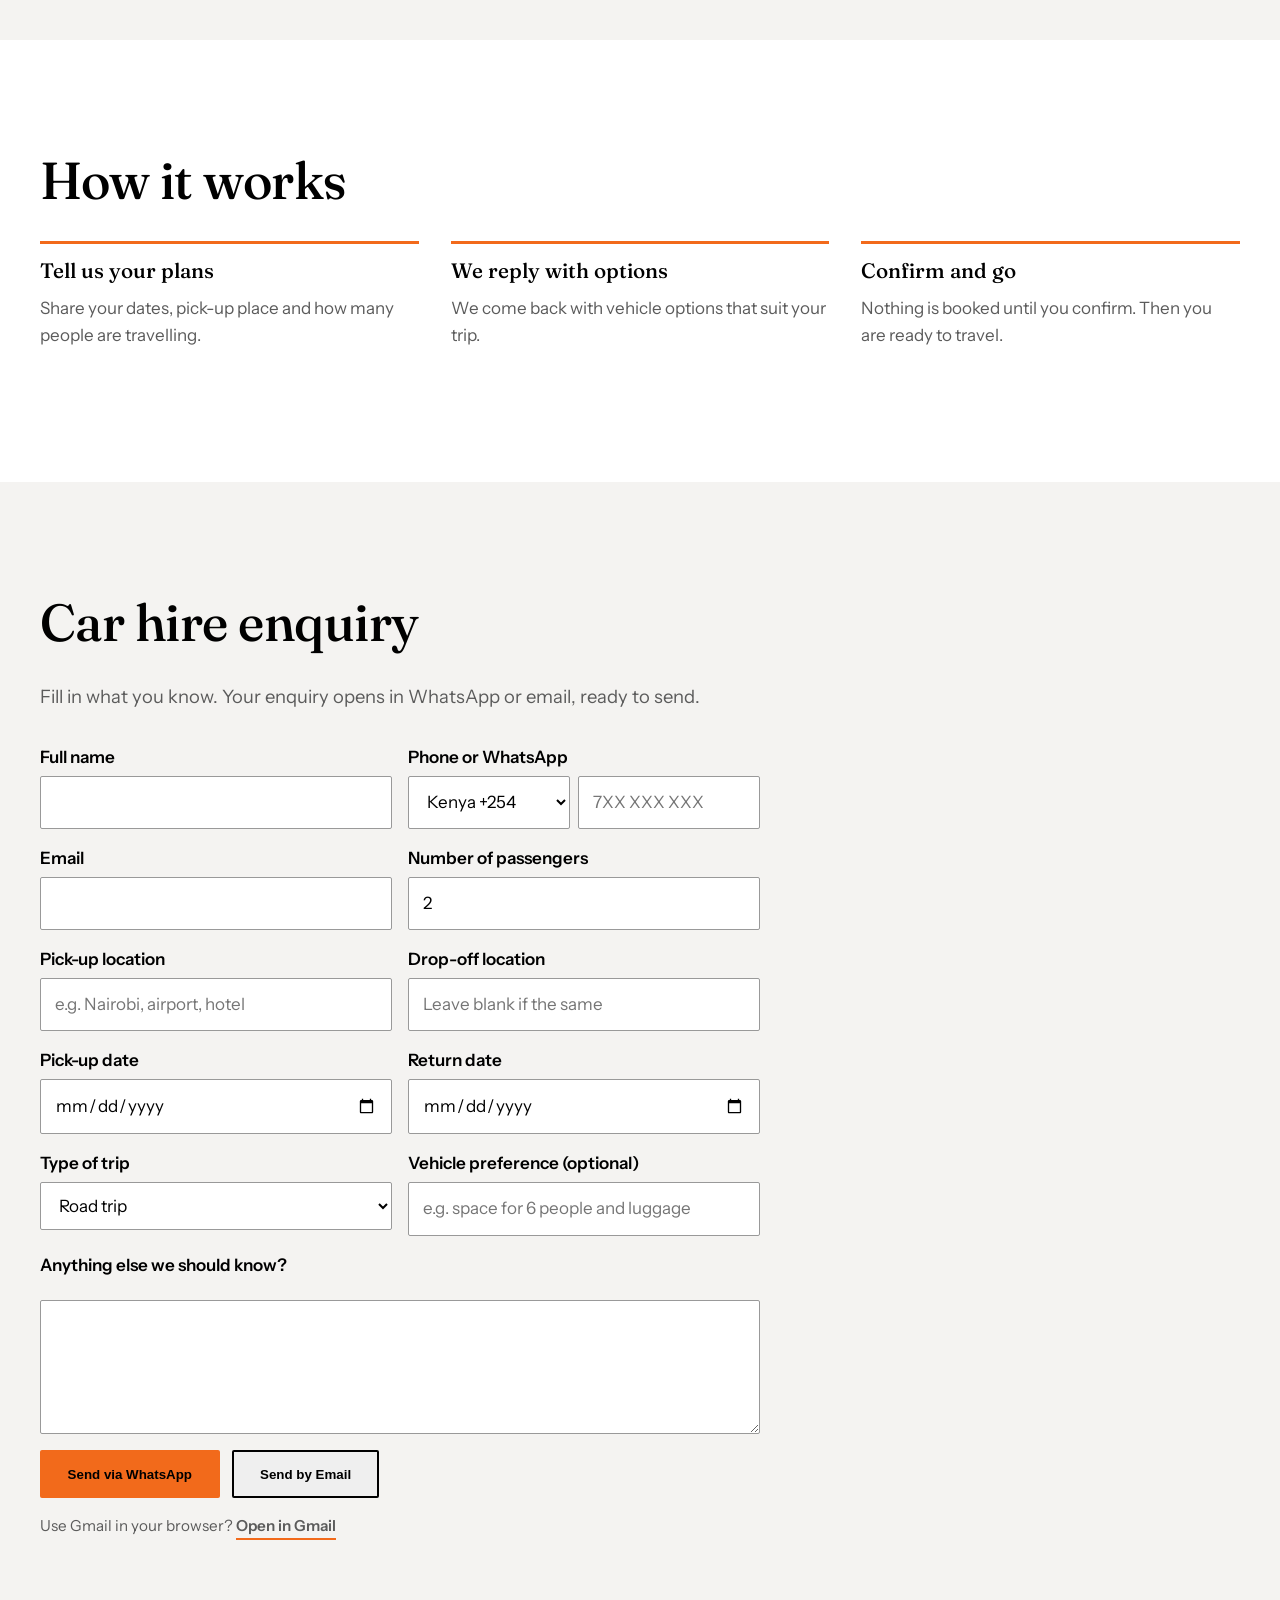
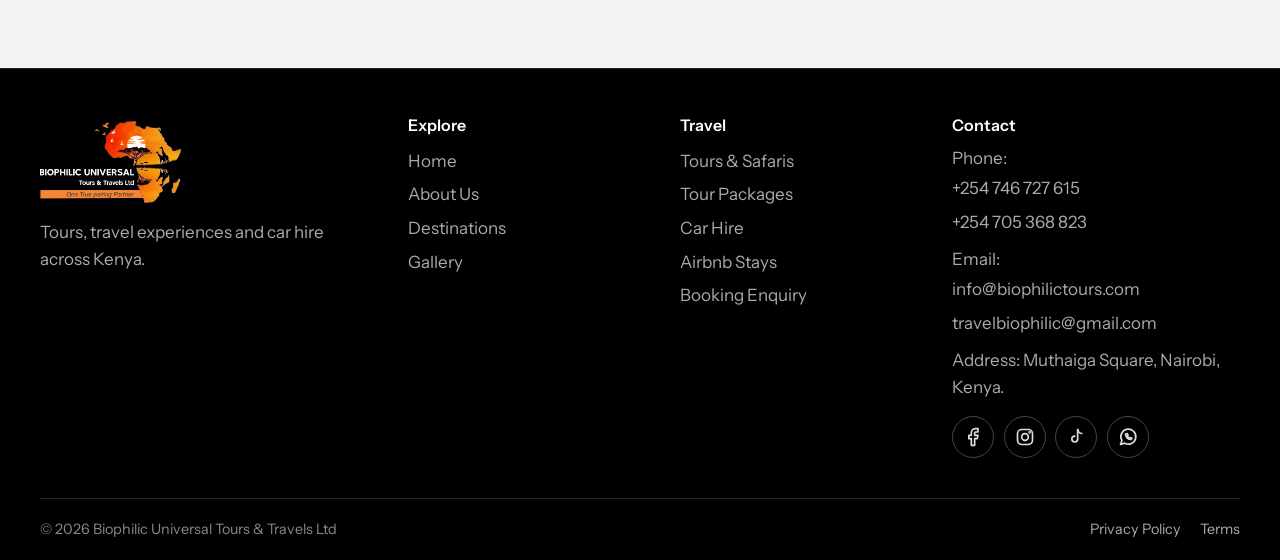
<file: car-hire.html>
<!DOCTYPE html>
<html lang="en">
<head>
  <meta charset="UTF-8">
  <meta name="viewport" content="width=device-width, initial-scale=1">
  <title>Car Hire in Kenya | Biophilic Universal Tours &amp; Travels Ltd</title>
  <meta name="description" content="Hire a vehicle for road trips, airport transfers and safari days in Kenya. Send a car hire enquiry to Biophilic Universal Tours &amp; Travels Ltd.">
  <meta property="og:title" content="Car Hire in Kenya | Biophilic Universal">
  <meta property="og:description" content="Tours, safaris and car hire across Kenya.">
  <meta property="og:type" content="website">
  <link rel="preconnect" href="https://fonts.googleapis.com">
  <link rel="preconnect" href="https://fonts.gstatic.com" crossorigin>
  <link href="https://fonts.googleapis.com/css2?family=Fraunces:opsz,wght@9..144,500;9..144,600&family=Instrument+Sans:wght@400;500;600&display=swap" rel="stylesheet">
  <link rel="stylesheet" href="css/style.css">
  <script src="js/script.js" defer></script>
</head>
<body>
  <a class="skip" href="#main">Skip to content</a>
  <header class="site-header" id="header">
    <div class="wrap bar">
      <a class="brand" href="index.html" aria-label="Biophilic Universal home">
        <img class="logo-light" src="assets/logo/logo-light.png" alt="Biophilic Universal Tours &amp; Travels Ltd" width="1021" height="595">
        <img class="logo-dark" src="assets/logo/logo.png" alt="" width="1021" height="595" aria-hidden="true">
      </a>
      <button class="menu-btn" id="menuBtn" aria-expanded="false" aria-controls="nav">Menu</button>
      <nav id="nav" class="nav" aria-label="Main">
        <a href="index.html">Home</a>
        <a href="about.html">About Us</a>
        <a href="tours.html">Tours &amp; Safaris</a>
        <a href="destinations.html">Destinations</a>
        <a href="car-hire.html" aria-current="page">Car Hire</a>
        <a href="stays.html">Stays</a>
        <a href="gallery.html">Gallery</a>
        <a href="contact.html">Contact Us</a>
        <a class="btn btn-orange nav-cta" href="#enquire">Plan Your Trip</a>
      </nav>
    </div>
  </header>

  <main id="main">
    <section class="page-hero ph" style="--img:url(../assets/images/car-hire.jpg)">
      <div class="wrap">
        <h1>Car hire across Kenya</h1>
        <p>Comfortable, reliable vehicles for road trips, airport transfers and safari days.</p>
        <div class="actions"><a class="btn btn-orange" href="#enquire">Send a Car Hire Enquiry</a></div>
      </div>
    </section>

    <section class="section wrap split">
      <div>
        <h2>Freedom to go at your own pace</h2>
        <p>Whether you are crossing Kenya on a road trip, arriving at the airport or heading out for a safari day, the right vehicle makes the journey easier. Tell us your dates, route and group size and we will come back with options.</p>
        <div class="actions">
          <a class="btn btn-dark" href="#enquire">Send a Car Hire Enquiry</a>
          <a class="btn btn-line" href="stays.html">Add a Stay</a>
        </div>
      </div>
      <div class="ph tall reveal" style="--img:url(../assets/images/car-hire-2.jpg)" role="img" aria-label="A vehicle on a Kenyan road"></div>
    </section>

    <section class="section alt">
      <div class="wrap">
        <h2>Hire for every kind of trip</h2>
        <div class="grid g3 why">
          <div><h3>Road trips</h3><p>Plan your own route across Kenya and stop where you like.</p></div>
          <div><h3>Airport transfers</h3><p>Get from the airport to your first stop without fuss.</p></div>
          <div><h3>Safari days</h3><p>A vehicle for reaching the parks and reserves on your list.</p></div>
        </div>
      </div>
    </section>

    <section class="section wrap">
      <h2>How it works</h2>
      <div class="grid g3 why">
        <div><h3>Tell us your plans</h3><p>Share your dates, pick-up place and how many people are travelling.</p></div>
        <div><h3>We reply with options</h3><p>We come back with vehicle options that suit your trip.</p></div>
        <div><h3>Confirm and go</h3><p>Nothing is booked until you confirm. Then you are ready to travel.</p></div>
      </div>
    </section>

    <section class="section alt" id="enquire">
      <div class="wrap">
        <h2>Car hire enquiry</h2>
        <p class="lead">Fill in what you know. Your enquiry opens in WhatsApp or email, ready to send.</p>
        <form class="form" id="carForm" data-enquiry data-title="Car hire enquiry" novalidate>
          <div class="form-grid">
            <div><label for="h-name">Full name</label><input id="h-name" name="name" type="text" autocomplete="name" required></div>
            <div><label for="h-phone">Phone or WhatsApp</label><div class="phone-row"><select id="h-code" name="code" aria-label="Country code"><option value="254">Kenya +254</option><option value="255">Tanzania +255</option><option value="256">Uganda +256</option><option value="250">Rwanda +250</option><option value="251">Ethiopia +251</option><option value="27">South Africa +27</option><option value="234">Nigeria +234</option><option value="20">Egypt +20</option><option value="44">United Kingdom +44</option><option value="1">USA / Canada +1</option><option value="49">Germany +49</option><option value="33">France +33</option><option value="39">Italy +39</option><option value="31">Netherlands +31</option><option value="34">Spain +34</option><option value="41">Switzerland +41</option><option value="46">Sweden +46</option><option value="61">Australia +61</option><option value="64">New Zealand +64</option><option value="91">India +91</option><option value="86">China +86</option><option value="81">Japan +81</option><option value="971">United Arab Emirates +971</option><option value="966">Saudi Arabia +966</option><option value="55">Brazil +55</option><option value="">Other (type full number with +)</option></select><input id="h-phone" name="phone" type="tel" inputmode="tel" autocomplete="tel-national" placeholder="7XX XXX XXX"></div></div>
            <div><label for="h-email">Email</label><input id="h-email" name="email" type="email" autocomplete="email"></div>
            <div><label for="h-passengers">Number of passengers</label><input id="h-passengers" name="passengers" type="number" min="1" value="2"></div>
            <div><label for="h-pickup">Pick-up location</label><input id="h-pickup" name="pickup" type="text" placeholder="e.g. Nairobi, airport, hotel"></div>
            <div><label for="h-dropoff">Drop-off location</label><input id="h-dropoff" name="dropoff" type="text" placeholder="Leave blank if the same"></div>
            <div><label for="h-start">Pick-up date</label><input id="h-start" name="start" type="date"></div>
            <div><label for="h-end">Return date</label><input id="h-end" name="end" type="date"></div>
            <div><label for="h-type">Type of trip</label><select id="h-type" name="type"><option>Road trip</option><option>Airport transfer</option><option>Safari</option><option>Something else</option></select></div>
            <div><label for="h-vehicle">Vehicle preference (optional)</label><input id="h-vehicle" name="vehicle" type="text" placeholder="e.g. space for 6 people and luggage"></div>
          </div>
          <label for="h-msg">Anything else we should know?</label>
          <textarea id="h-msg" name="msg" rows="4"></textarea>
          <div class="form-actions">
            <button class="btn btn-orange" type="submit">Send via WhatsApp</button>
            <button class="btn btn-line" type="button" data-send="email">Send by Email</button>
          </div>
          <p class="form-alt">Use Gmail in your browser? <button type="button" class="linkbtn" data-send="gmail">Open in Gmail</button></p>
          <p class="form-status" role="status"></p>
        </form>
      </div>
    </section>
  </main>

  <footer class="footer" id="contact">
    <div class="wrap fgrid">
      <div>
        <a class="brand foot-brand" href="index.html" aria-label="Biophilic Universal home"><img src="assets/logo/logo-light.png" alt="Biophilic Universal Tours &amp; Travels Ltd" width="1021" height="595" loading="lazy"></a>
        <p>Tours, travel experiences and car hire across Kenya.</p>
      </div>
      <div><h3>Explore</h3><a href="index.html">Home</a><a href="about.html">About Us</a><a href="destinations.html">Destinations</a><a href="gallery.html">Gallery</a></div>
      <div><h3>Travel</h3><a href="tours.html">Tours &amp; Safaris</a><a href="packages.html">Tour Packages</a><a href="car-hire.html">Car Hire</a><a href="stays.html">Airbnb Stays</a><a href="contact.html">Booking Enquiry</a></div>
      <div><h3>Contact</h3><p>Phone: <a href="tel:+254746727615">+254 746 727 615</a><a href="tel:+254705368823">+254 705 368 823</a></p><p>Email: <a href="mailto:info@biophilictours.com">info@biophilictours.com</a><a href="mailto:travelbiophilic@gmail.com">travelbiophilic@gmail.com</a></p><p>Address: Muthaiga Square, Nairobi, Kenya.</p><div class="social"><!-- Replace each # with your real page link -->
          <a href="https://www.facebook.com/profile.php?id=61566707572163" target="_blank" rel="noopener" data-social="facebook" aria-label="Facebook"><svg viewBox="0 0 24 24" fill="none" stroke="currentColor" stroke-width="2" stroke-linecap="round" stroke-linejoin="round" aria-hidden="true"><path d="M18 2h-3a5 5 0 0 0-5 5v3H7v4h3v8h4v-8h3l1-4h-4V7a1 1 0 0 1 1-1h3z"/></svg></a>
          <a href="https://www.instagram.com/biophilic_tours_travels_ltd" target="_blank" rel="noopener" data-social="instagram" aria-label="Instagram"><svg viewBox="0 0 24 24" fill="none" stroke="currentColor" stroke-width="2" stroke-linecap="round" stroke-linejoin="round" aria-hidden="true"><rect x="3" y="3" width="18" height="18" rx="5"/><circle cx="12" cy="12" r="4"/><circle cx="17.5" cy="6.5" r=".6"/></svg></a>
          <a href="https://www.tiktok.com/@biophilic_tours_travels" target="_blank" rel="noopener" data-social="tiktok" aria-label="TikTok"><svg viewBox="0 0 24 24" fill="none" stroke="currentColor" stroke-width="2" stroke-linecap="round" stroke-linejoin="round" aria-hidden="true"><path d="M14 3v11.5a3.5 3.5 0 1 1-3.5-3.5"/><path d="M14 3c.4 2.8 2.4 4.6 5 4.8"/></svg></a>
          <a href="https://wa.me/254746727615" target="_blank" rel="noopener" data-social="whatsapp" aria-label="WhatsApp"><svg viewBox="0 0 24 24" fill="none" stroke="currentColor" stroke-width="2" stroke-linecap="round" stroke-linejoin="round" aria-hidden="true"><path d="M3 21l1.7-4.8A9 9 0 1 1 8 19.4z"/><path d="M9 8.5c0 3.5 3 6.5 6.5 6.5l1.2-1.4-2-1-1 .8c-1-.4-2-1.4-2.4-2.4l.8-1-1-2z"/></svg></a>
        </div></div>
    </div>
    <div class="wrap legal"><span>&copy; <span id="year">2026</span> Biophilic Universal Tours &amp; Travels Ltd</span><span><a href="privacy.html">Privacy Policy</a> <a href="terms.html">Terms</a></span></div>
  </footer>
  <a class="wa-float" href="#contact" data-whatsapp aria-label="Chat on WhatsApp"><svg viewBox="0 0 24 24" fill="none" stroke="currentColor" stroke-width="2" stroke-linecap="round" stroke-linejoin="round" aria-hidden="true"><path d="M3 21l1.7-4.8A9 9 0 1 1 8 19.4z"/><path d="M9 8.5c0 3.5 3 6.5 6.5 6.5l1.2-1.4-2-1-1 .8c-1-.4-2-1.4-2.4-2.4l.8-1-1-2z"/></svg></a>
</body>
</html>
</file>
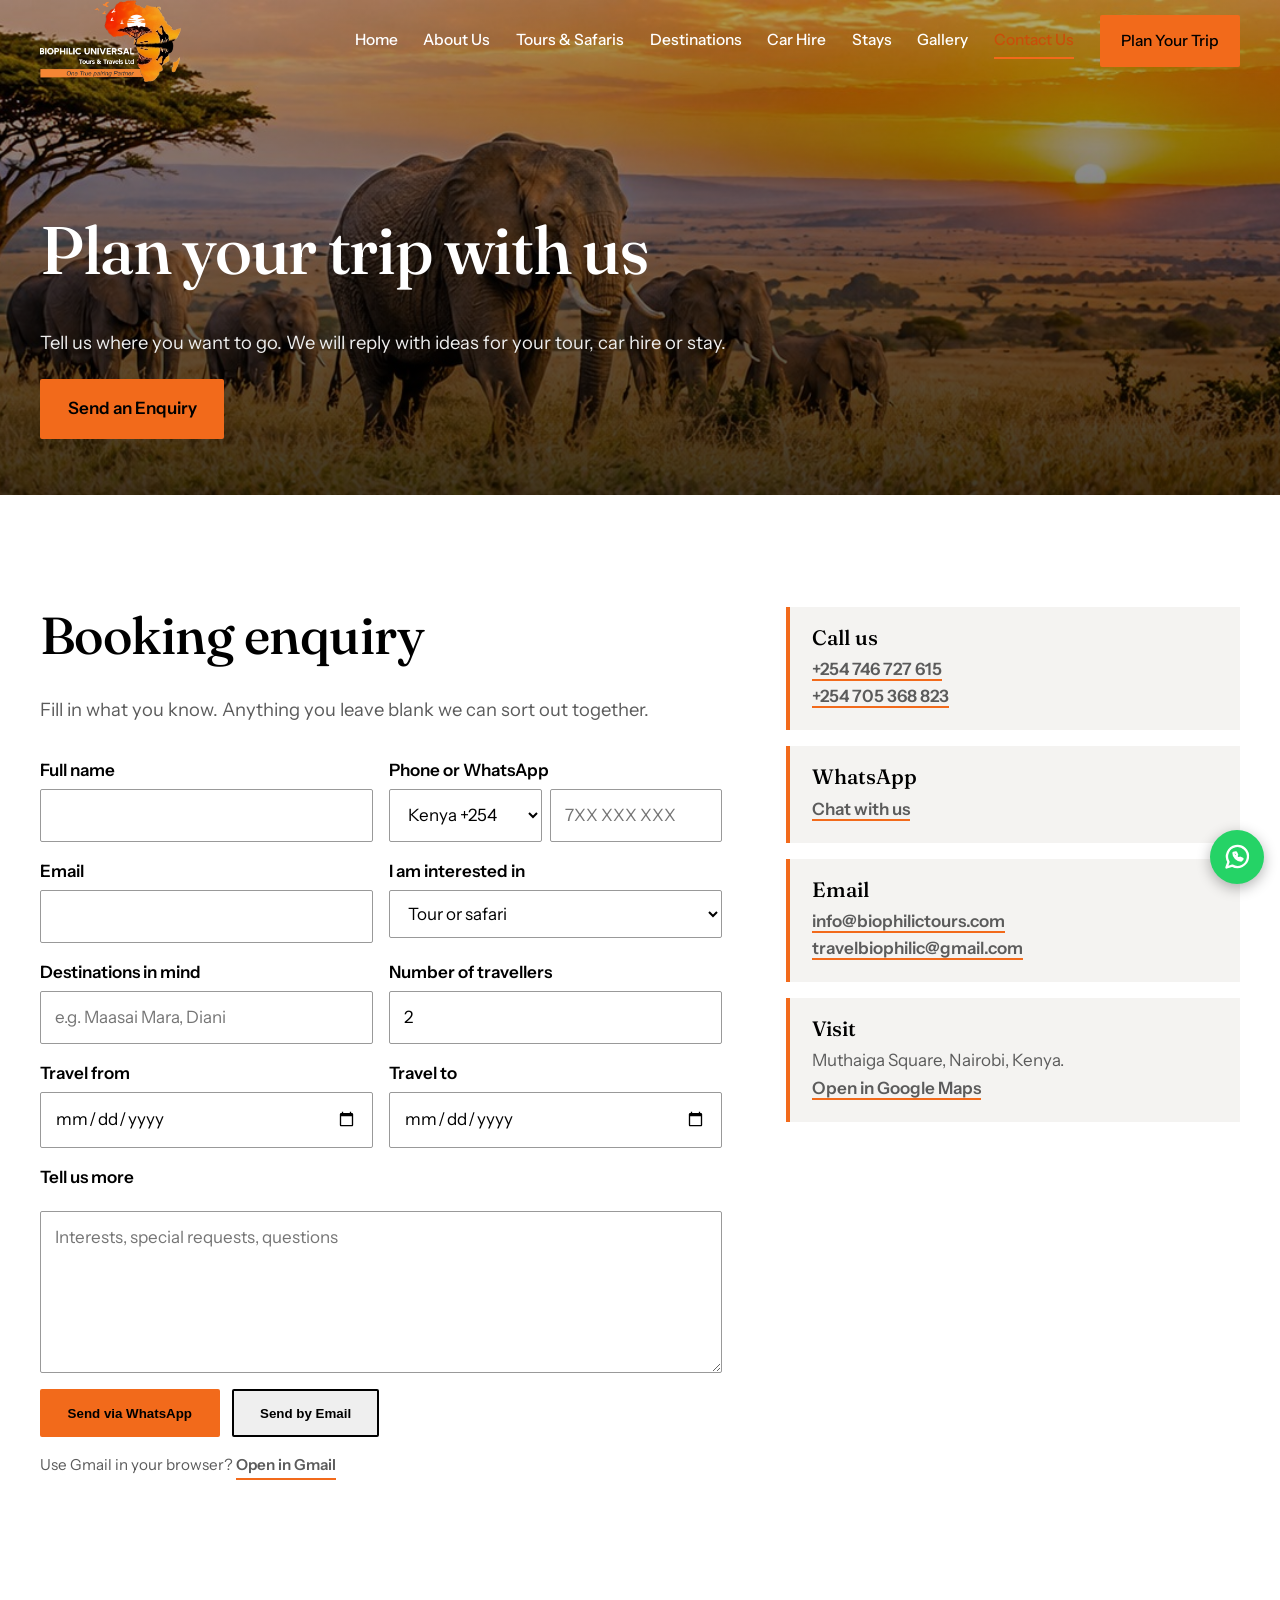
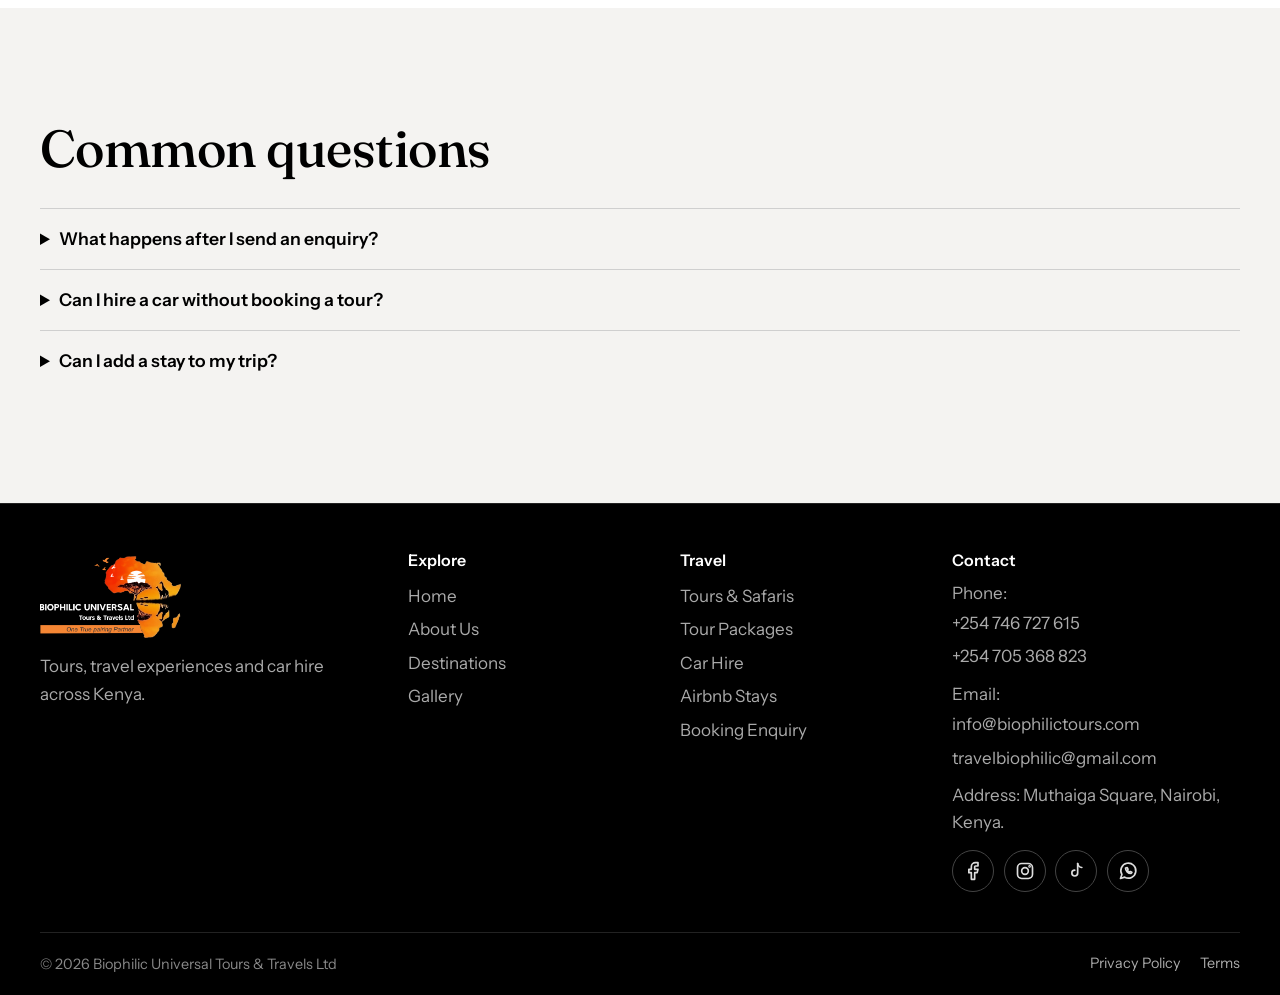
<file: contact.html>
<!DOCTYPE html>
<html lang="en">
<head>
  <meta charset="UTF-8">
  <meta name="viewport" content="width=device-width, initial-scale=1">
  <title>Contact and Book a Trip | Biophilic Universal Tours &amp; Travels Ltd</title>
  <meta name="description" content="Contact Biophilic Universal Tours &amp; Travels Ltd in Nairobi, or send a booking enquiry for a safari, tour, car hire or stay in Kenya.">
  <meta property="og:title" content="Contact and Book a Trip | Biophilic Universal">
  <meta property="og:description" content="Tours, safaris and car hire across Kenya.">
  <meta property="og:type" content="website">
  <link rel="preconnect" href="https://fonts.googleapis.com">
  <link rel="preconnect" href="https://fonts.gstatic.com" crossorigin>
  <link href="https://fonts.googleapis.com/css2?family=Fraunces:opsz,wght@9..144,500;9..144,600&family=Instrument+Sans:wght@400;500;600&display=swap" rel="stylesheet">
  <link rel="stylesheet" href="css/style.css">
  <script src="js/script.js" defer></script>
</head>
<body>
  <a class="skip" href="#main">Skip to content</a>
  <header class="site-header" id="header">
    <div class="wrap bar">
      <a class="brand" href="index.html" aria-label="Biophilic Universal home">
        <img class="logo-light" src="assets/logo/logo-light.png" alt="Biophilic Universal Tours &amp; Travels Ltd" width="1021" height="595">
        <img class="logo-dark" src="assets/logo/logo.png" alt="" width="1021" height="595" aria-hidden="true">
      </a>
      <button class="menu-btn" id="menuBtn" aria-expanded="false" aria-controls="nav">Menu</button>
      <nav id="nav" class="nav" aria-label="Main">
        <a href="index.html">Home</a>
        <a href="about.html">About Us</a>
        <a href="tours.html">Tours &amp; Safaris</a>
        <a href="destinations.html">Destinations</a>
        <a href="car-hire.html">Car Hire</a>
        <a href="stays.html">Stays</a>
        <a href="gallery.html">Gallery</a>
        <a href="contact.html" aria-current="page">Contact Us</a>
        <a class="btn btn-orange nav-cta" href="#enquire">Plan Your Trip</a>
      </nav>
    </div>
  </header>

  <main id="main">
    <section class="page-hero ph" style="--img:url(../assets/images/hero-mara.jpg)">
      <div class="wrap">
        <h1>Plan your trip with us</h1>
        <p>Tell us where you want to go. We will reply with ideas for your tour, car hire or stay.</p>
        <div class="actions"><a class="btn btn-orange" href="#enquire">Send an Enquiry</a></div>
      </div>
    </section>

    <section class="section wrap contact-layout" id="enquire">
      <div>
        <h2>Booking enquiry</h2>
        <p class="lead">Fill in what you know. Anything you leave blank we can sort out together.</p>
        <form class="form" id="contactForm" data-enquiry data-title="Trip enquiry" novalidate>
          <div class="form-grid">
            <div><label for="c-name">Full name</label><input id="c-name" name="name" type="text" autocomplete="name" required></div>
            <div><label for="c-phone">Phone or WhatsApp</label><div class="phone-row"><select id="c-code" name="code" aria-label="Country code"><option value="254">Kenya +254</option><option value="255">Tanzania +255</option><option value="256">Uganda +256</option><option value="250">Rwanda +250</option><option value="251">Ethiopia +251</option><option value="27">South Africa +27</option><option value="234">Nigeria +234</option><option value="20">Egypt +20</option><option value="44">United Kingdom +44</option><option value="1">USA / Canada +1</option><option value="49">Germany +49</option><option value="33">France +33</option><option value="39">Italy +39</option><option value="31">Netherlands +31</option><option value="34">Spain +34</option><option value="41">Switzerland +41</option><option value="46">Sweden +46</option><option value="61">Australia +61</option><option value="64">New Zealand +64</option><option value="91">India +91</option><option value="86">China +86</option><option value="81">Japan +81</option><option value="971">United Arab Emirates +971</option><option value="966">Saudi Arabia +966</option><option value="55">Brazil +55</option><option value="">Other (type full number with +)</option></select><input id="c-phone" name="phone" type="tel" inputmode="tel" autocomplete="tel-national" placeholder="7XX XXX XXX"></div></div>
            <div><label for="c-email">Email</label><input id="c-email" name="email" type="email" autocomplete="email"></div>
            <div><label for="c-service">I am interested in</label><select id="c-service" name="service"><option>Tour or safari</option><option>Car hire</option><option>Airbnb stay</option><option>A mix of these</option><option>Something else</option></select></div>
            <div><label for="c-where">Destinations in mind</label><input id="c-where" name="where" type="text" placeholder="e.g. Maasai Mara, Diani"></div>
            <div><label for="c-people">Number of travellers</label><input id="c-people" name="people" type="number" min="1" value="2"></div>
            <div><label for="c-from">Travel from</label><input id="c-from" name="from" type="date"></div>
            <div><label for="c-to">Travel to</label><input id="c-to" name="to" type="date"></div>
          </div>
          <label for="c-msg">Tell us more</label>
          <textarea id="c-msg" name="msg" rows="5" placeholder="Interests, special requests, questions"></textarea>
          <div class="form-actions">
            <button class="btn btn-orange" type="submit">Send via WhatsApp</button>
            <button class="btn btn-line" type="button" id="emailBtn" data-send="email">Send by Email</button>
          </div>
          <p class="form-alt">Use Gmail in your browser? <button type="button" class="linkbtn" id="gmailBtn" data-send="gmail">Open in Gmail</button></p>
          <p class="form-status" id="contactStatus" role="status"></p>
        </form>
      </div>

      <aside class="contact-info" aria-label="Contact details">
        <div class="info-card"><h3>Call us</h3><p><a href="tel:+254746727615">+254 746 727 615</a><br><a href="tel:+254705368823">+254 705 368 823</a></p></div>
        <div class="info-card"><h3>WhatsApp</h3><p><a href="https://wa.me/254746727615" target="_blank" rel="noopener">Chat with us</a></p></div>
        <div class="info-card"><h3>Email</h3><p><a href="mailto:info@biophilictours.com">info@biophilictours.com</a><br><a href="mailto:travelbiophilic@gmail.com">travelbiophilic@gmail.com</a></p></div>
        <div class="info-card"><h3>Visit</h3><p>Muthaiga Square, Nairobi, Kenya.<br><a href="https://www.google.com/maps/search/?api=1&amp;query=Muthaiga+Square+Nairobi" target="_blank" rel="noopener">Open in Google Maps</a></p></div>
      </aside>
    </section>

    <section class="section alt" id="faq">
      <div class="wrap faq">
        <h2>Common questions</h2>
        <details><summary>What happens after I send an enquiry?</summary><p>We read your details and reply with ideas and next steps. Nothing is booked until you confirm.</p></details>
        <details><summary>Can I hire a car without booking a tour?</summary><p>Yes. Choose car hire in the form, tell us your dates and route, and we will come back with options.</p></details>
        <details><summary>Can I add a stay to my trip?</summary><p>Yes. We can suggest Airbnb stays that suit your route and dates, alongside a tour or car hire.</p></details>
      </div>
    </section>
  </main>

  <footer class="footer" id="contact">
    <div class="wrap fgrid">
      <div>
        <a class="brand foot-brand" href="index.html" aria-label="Biophilic Universal home"><img src="assets/logo/logo-light.png" alt="Biophilic Universal Tours &amp; Travels Ltd" width="1021" height="595" loading="lazy"></a>
        <p>Tours, travel experiences and car hire across Kenya.</p>
      </div>
      <div><h3>Explore</h3><a href="index.html">Home</a><a href="about.html">About Us</a><a href="destinations.html">Destinations</a><a href="gallery.html">Gallery</a></div>
      <div><h3>Travel</h3><a href="tours.html">Tours &amp; Safaris</a><a href="packages.html">Tour Packages</a><a href="car-hire.html">Car Hire</a><a href="stays.html">Airbnb Stays</a><a href="contact.html">Booking Enquiry</a></div>
      <div><h3>Contact</h3><p>Phone: <a href="tel:+254746727615">+254 746 727 615</a><a href="tel:+254705368823">+254 705 368 823</a></p><p>Email: <a href="mailto:info@biophilictours.com">info@biophilictours.com</a><a href="mailto:travelbiophilic@gmail.com">travelbiophilic@gmail.com</a></p><p>Address: Muthaiga Square, Nairobi, Kenya.</p><div class="social"><!-- Replace each # with your real page link -->
          <a href="https://www.facebook.com/profile.php?id=61566707572163" target="_blank" rel="noopener" data-social="facebook" aria-label="Facebook"><svg viewBox="0 0 24 24" fill="none" stroke="currentColor" stroke-width="2" stroke-linecap="round" stroke-linejoin="round" aria-hidden="true"><path d="M18 2h-3a5 5 0 0 0-5 5v3H7v4h3v8h4v-8h3l1-4h-4V7a1 1 0 0 1 1-1h3z"/></svg></a>
          <a href="https://www.instagram.com/biophilic_tours_travels_ltd" target="_blank" rel="noopener" data-social="instagram" aria-label="Instagram"><svg viewBox="0 0 24 24" fill="none" stroke="currentColor" stroke-width="2" stroke-linecap="round" stroke-linejoin="round" aria-hidden="true"><rect x="3" y="3" width="18" height="18" rx="5"/><circle cx="12" cy="12" r="4"/><circle cx="17.5" cy="6.5" r=".6"/></svg></a>
          <a href="https://www.tiktok.com/@biophilic_tours_travels" target="_blank" rel="noopener" data-social="tiktok" aria-label="TikTok"><svg viewBox="0 0 24 24" fill="none" stroke="currentColor" stroke-width="2" stroke-linecap="round" stroke-linejoin="round" aria-hidden="true"><path d="M14 3v11.5a3.5 3.5 0 1 1-3.5-3.5"/><path d="M14 3c.4 2.8 2.4 4.6 5 4.8"/></svg></a>
          <a href="https://wa.me/254746727615" target="_blank" rel="noopener" data-social="whatsapp" aria-label="WhatsApp"><svg viewBox="0 0 24 24" fill="none" stroke="currentColor" stroke-width="2" stroke-linecap="round" stroke-linejoin="round" aria-hidden="true"><path d="M3 21l1.7-4.8A9 9 0 1 1 8 19.4z"/><path d="M9 8.5c0 3.5 3 6.5 6.5 6.5l1.2-1.4-2-1-1 .8c-1-.4-2-1.4-2.4-2.4l.8-1-1-2z"/></svg></a>
        </div></div>
    </div>
    <div class="wrap legal"><span>&copy; <span id="year">2026</span> Biophilic Universal Tours &amp; Travels Ltd</span><span><a href="privacy.html">Privacy Policy</a> <a href="terms.html">Terms</a></span></div>
  </footer>
  <a class="wa-float" href="#contact" data-whatsapp aria-label="Chat on WhatsApp"><svg viewBox="0 0 24 24" fill="none" stroke="currentColor" stroke-width="2" stroke-linecap="round" stroke-linejoin="round" aria-hidden="true"><path d="M3 21l1.7-4.8A9 9 0 1 1 8 19.4z"/><path d="M9 8.5c0 3.5 3 6.5 6.5 6.5l1.2-1.4-2-1-1 .8c-1-.4-2-1.4-2.4-2.4l.8-1-1-2z"/></svg></a>
</body>
</html>
</file>
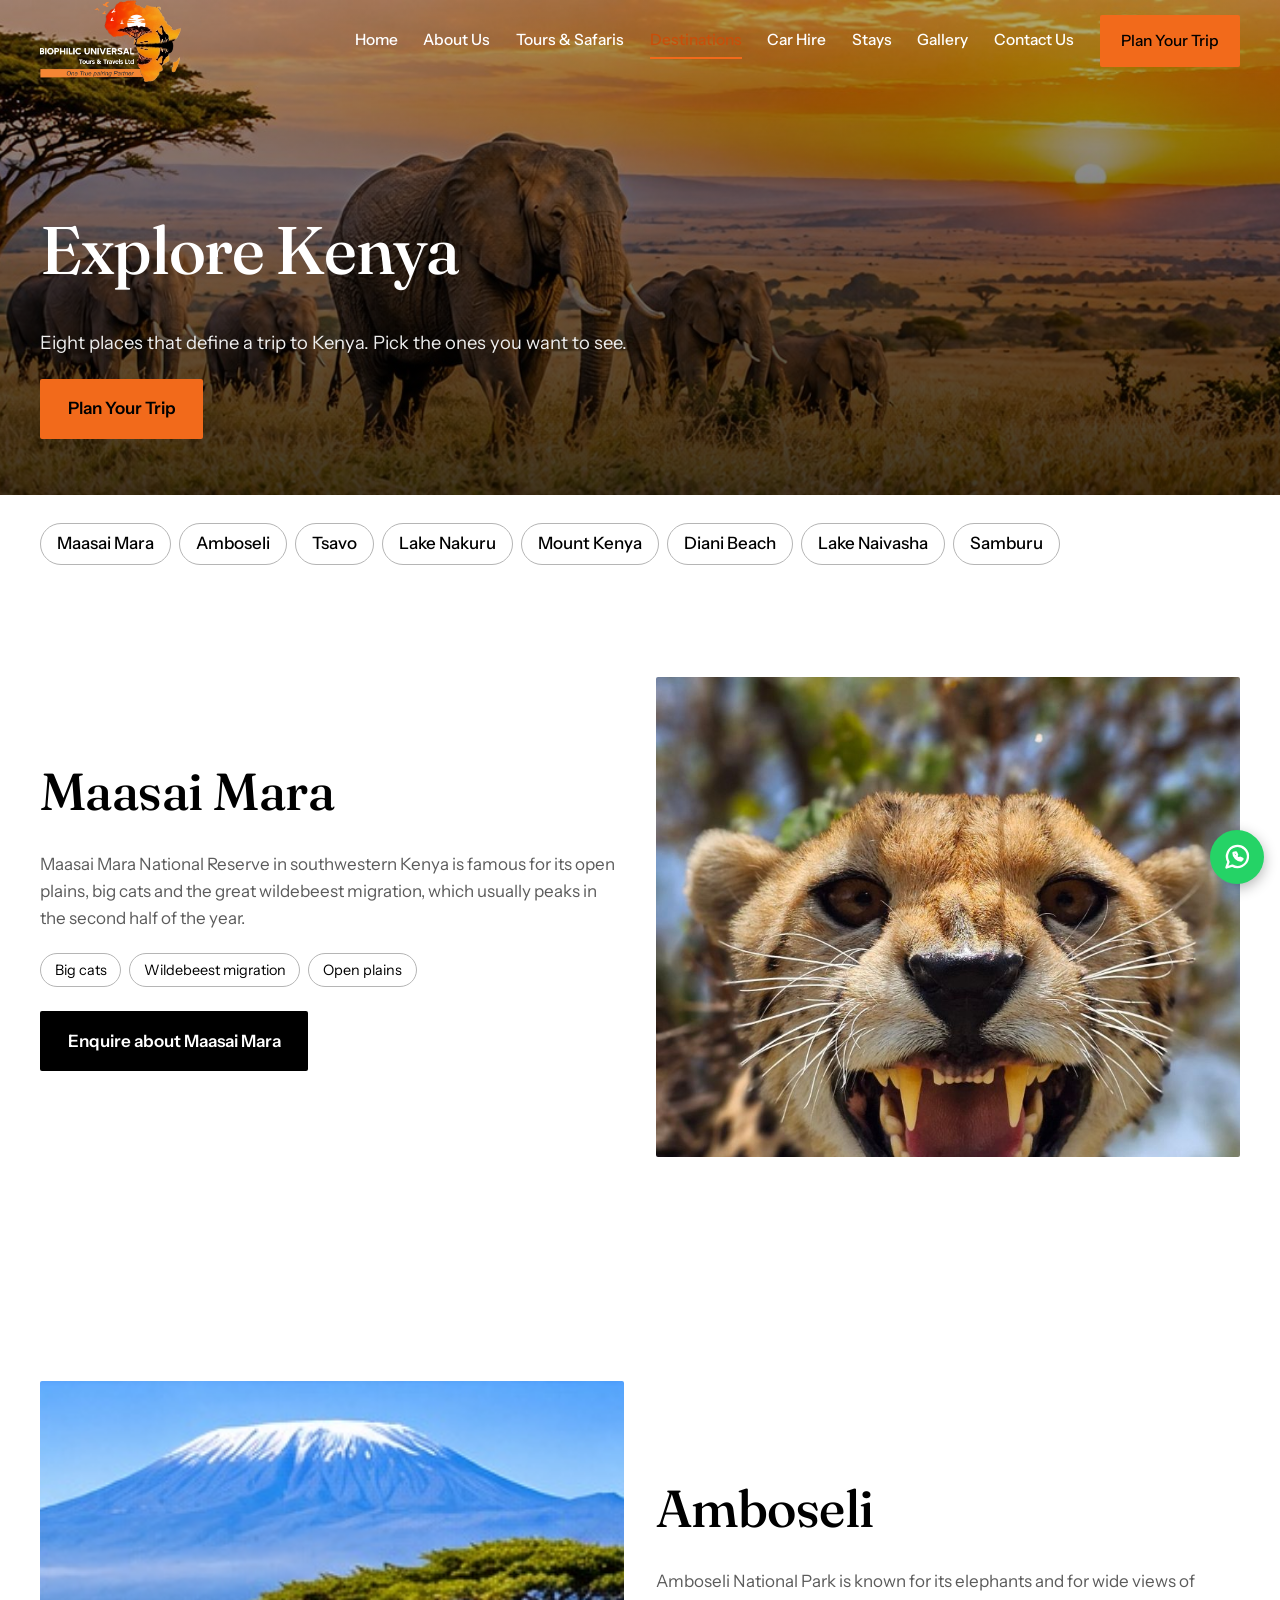
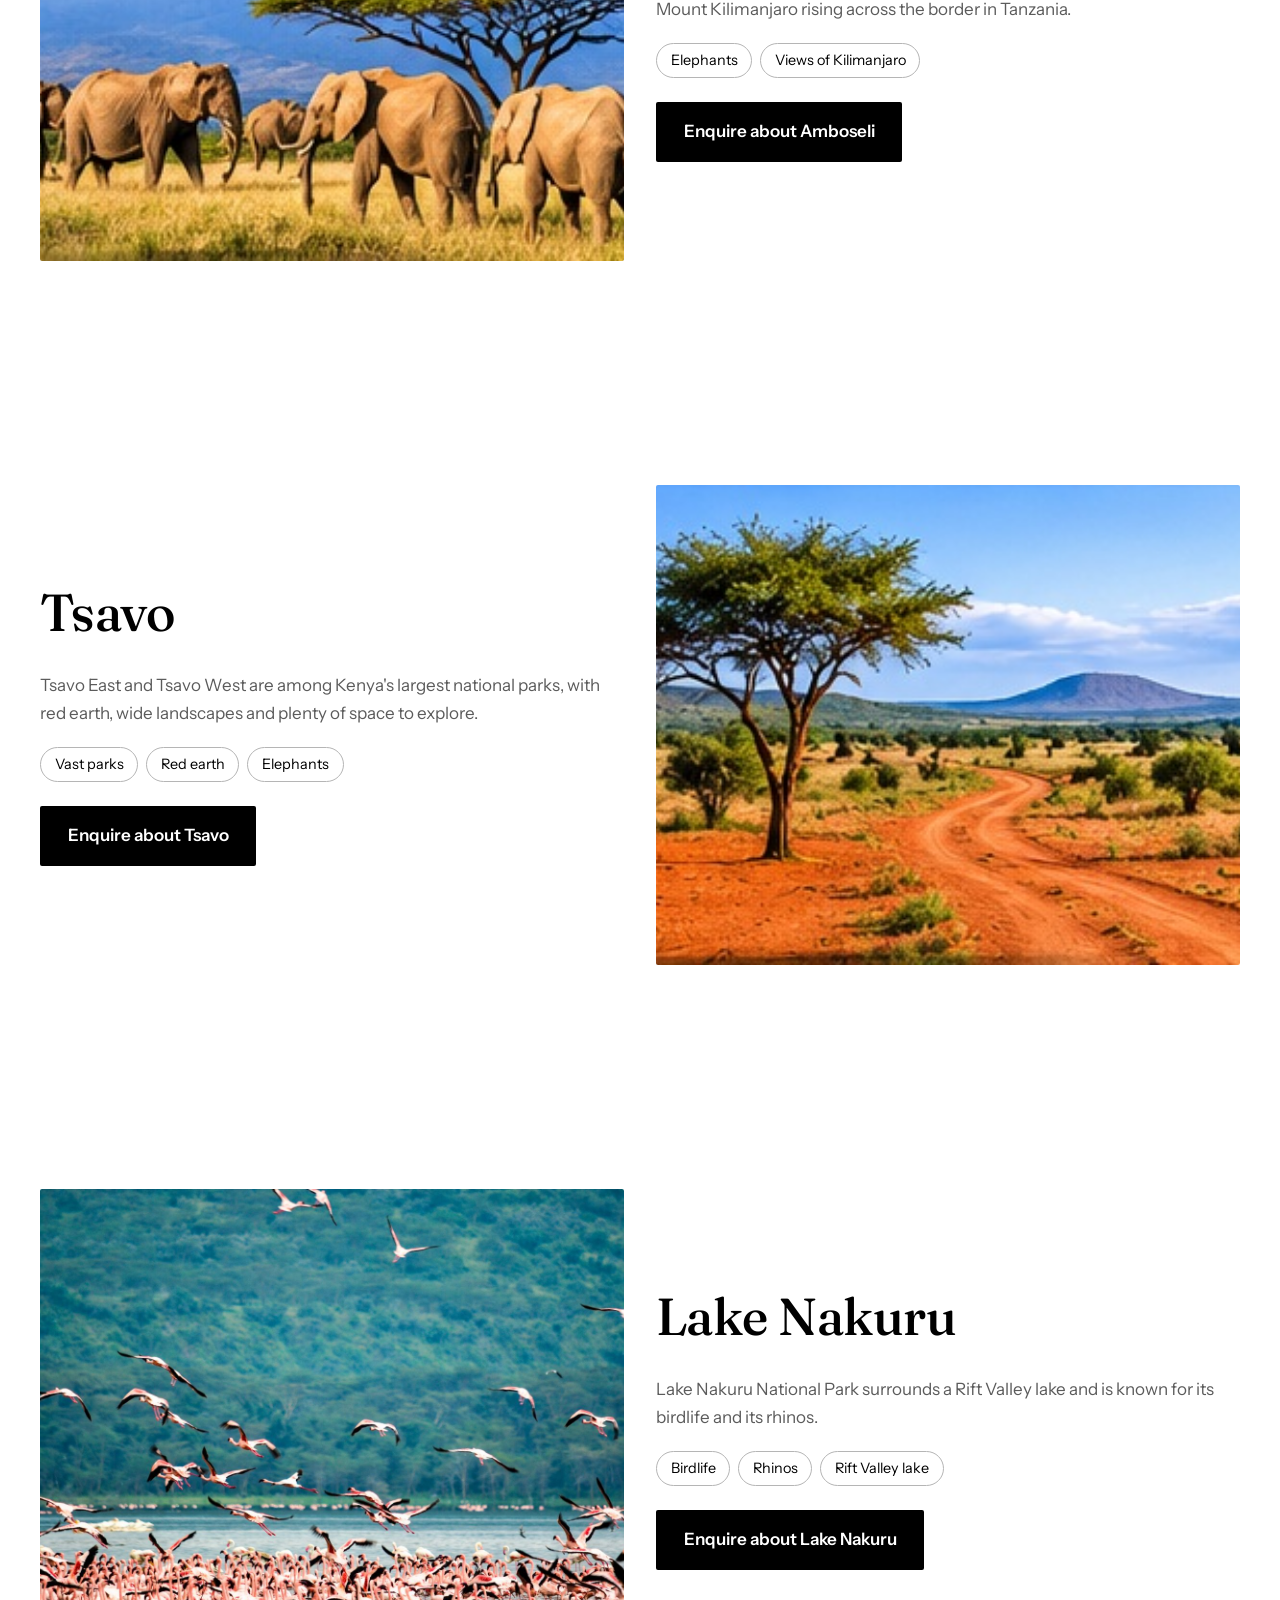
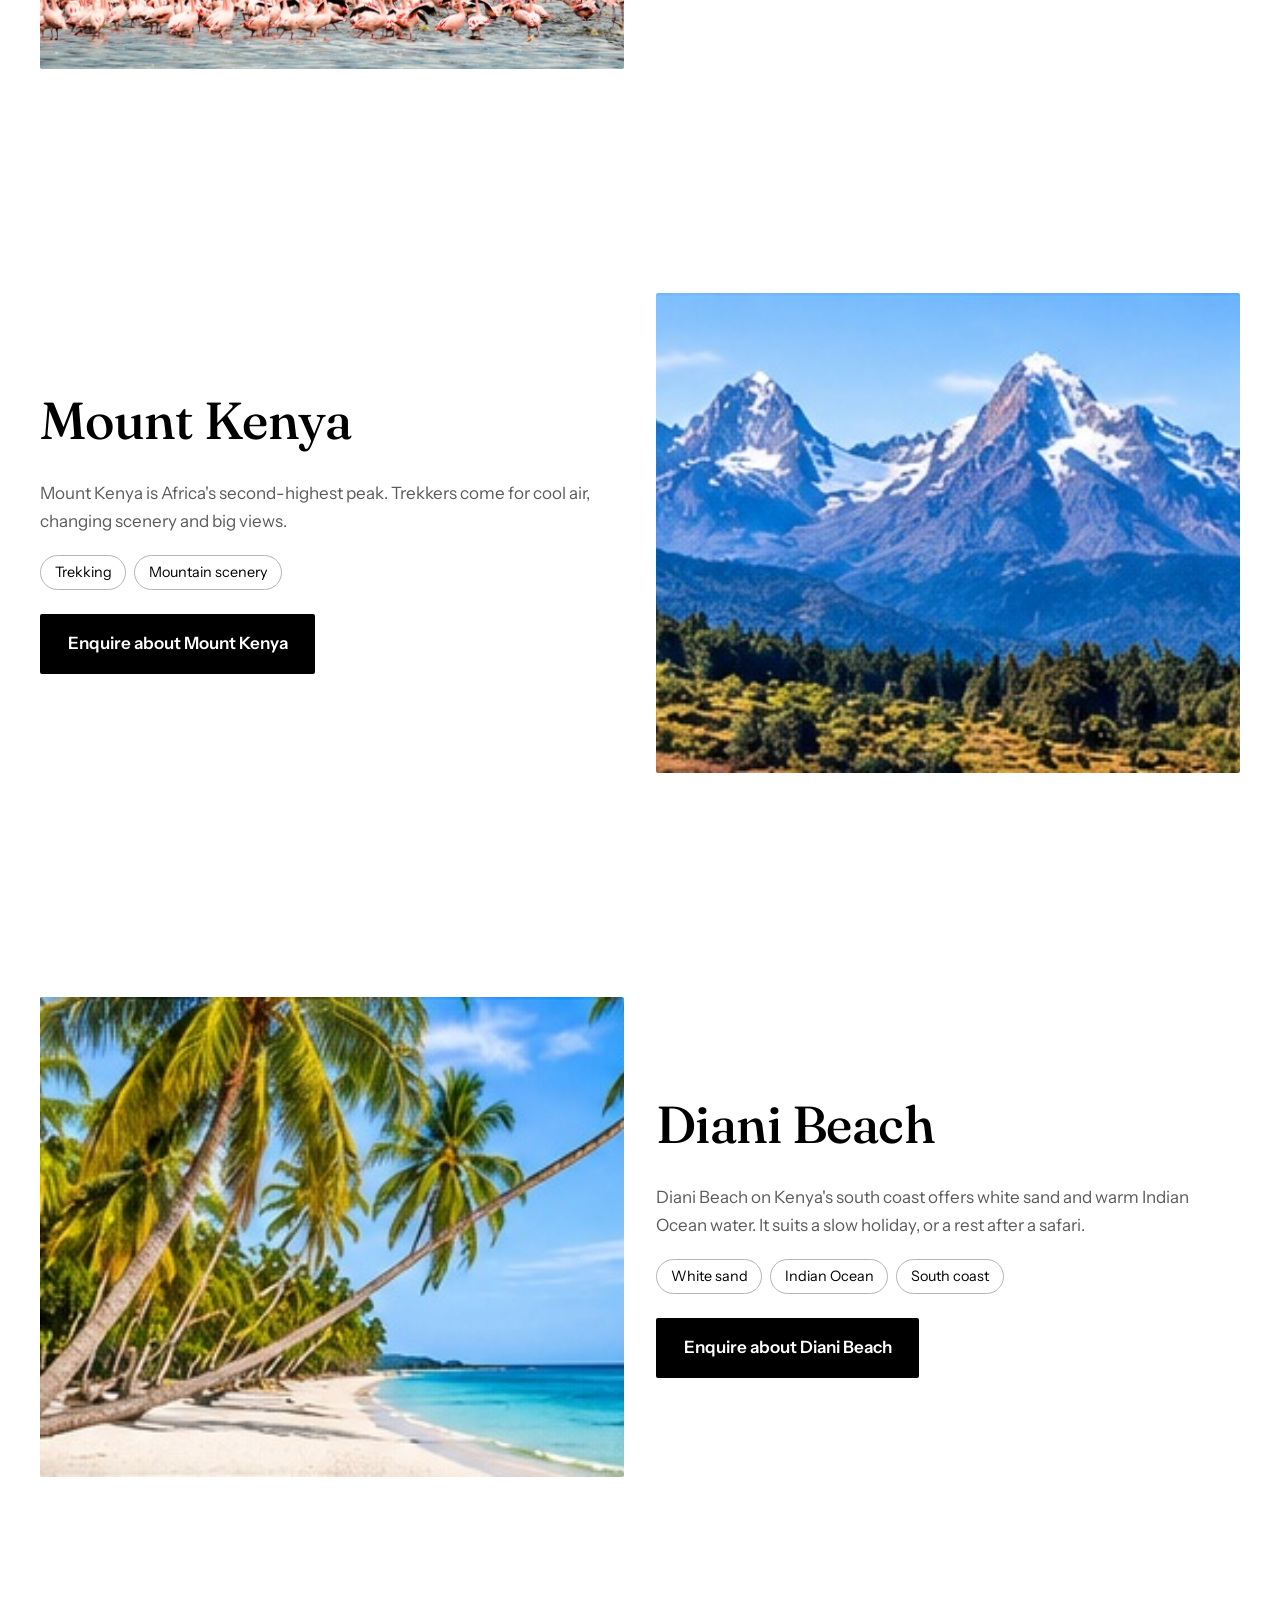
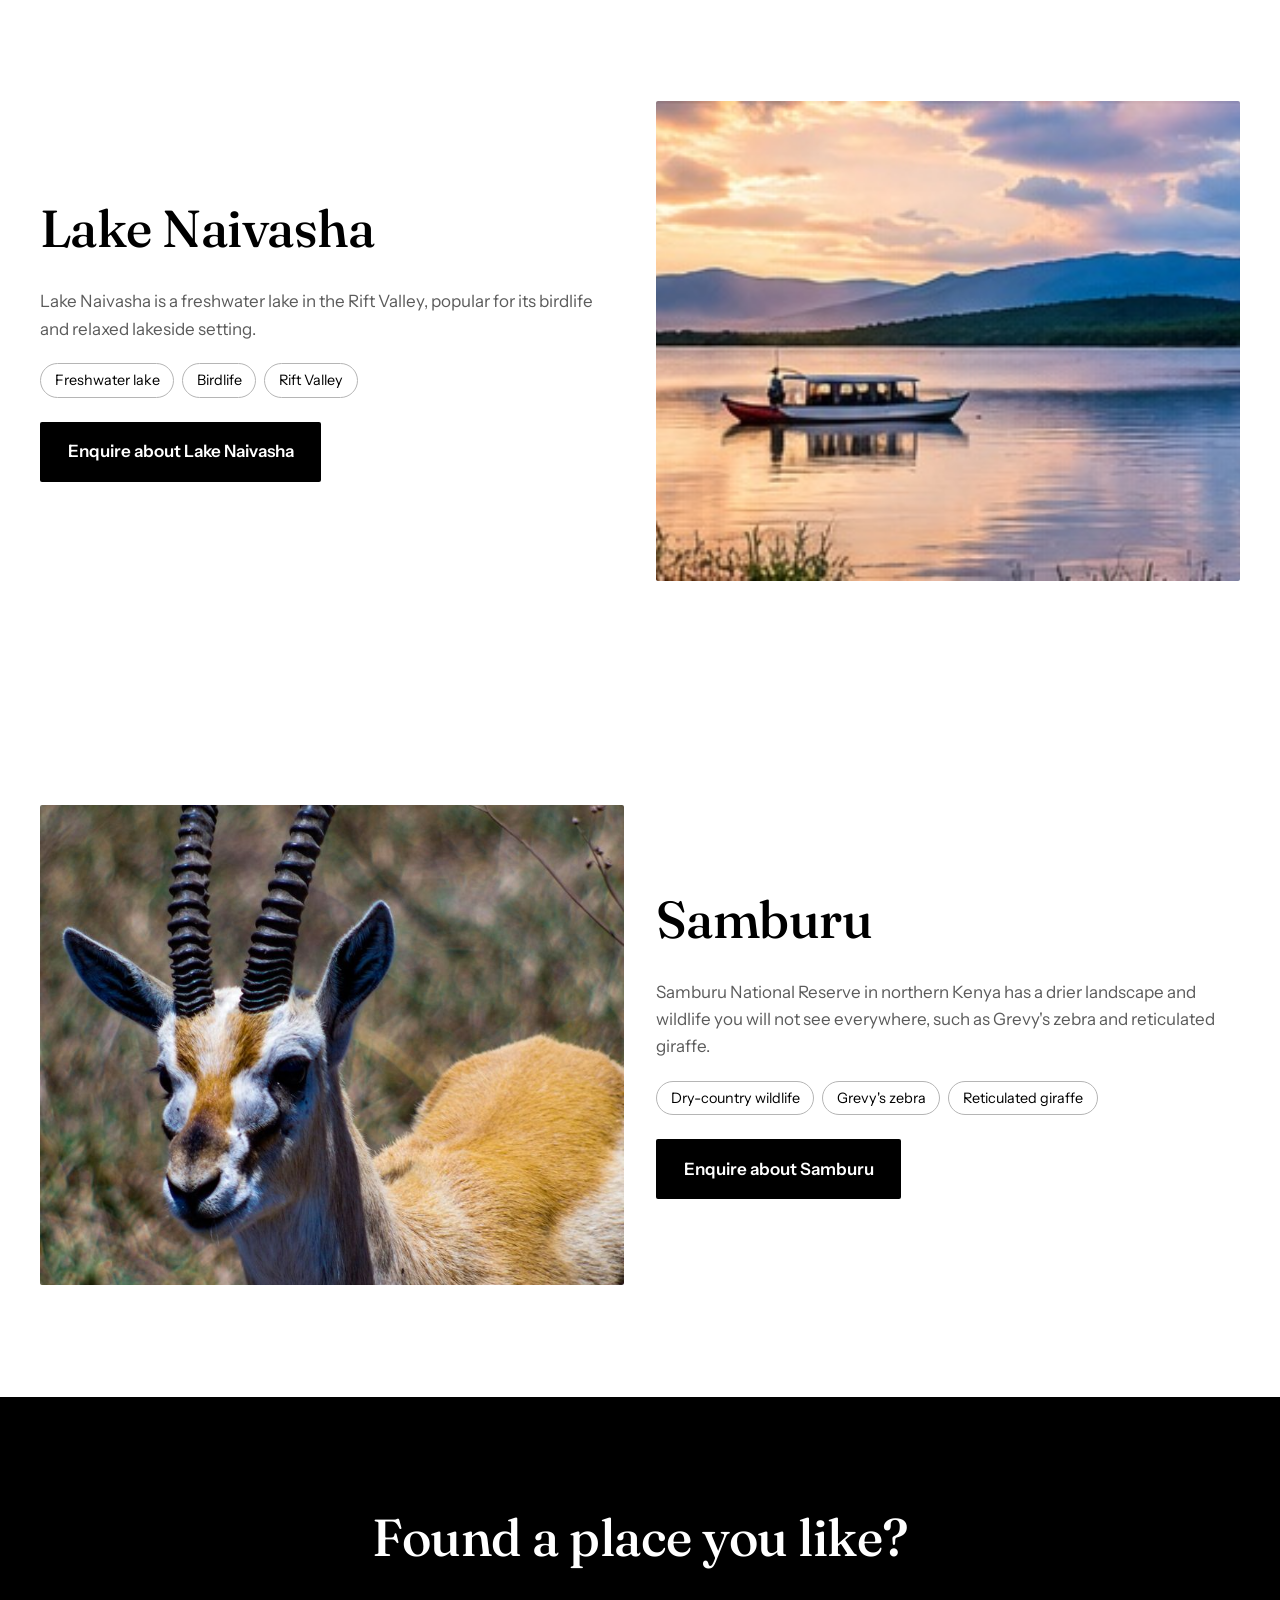
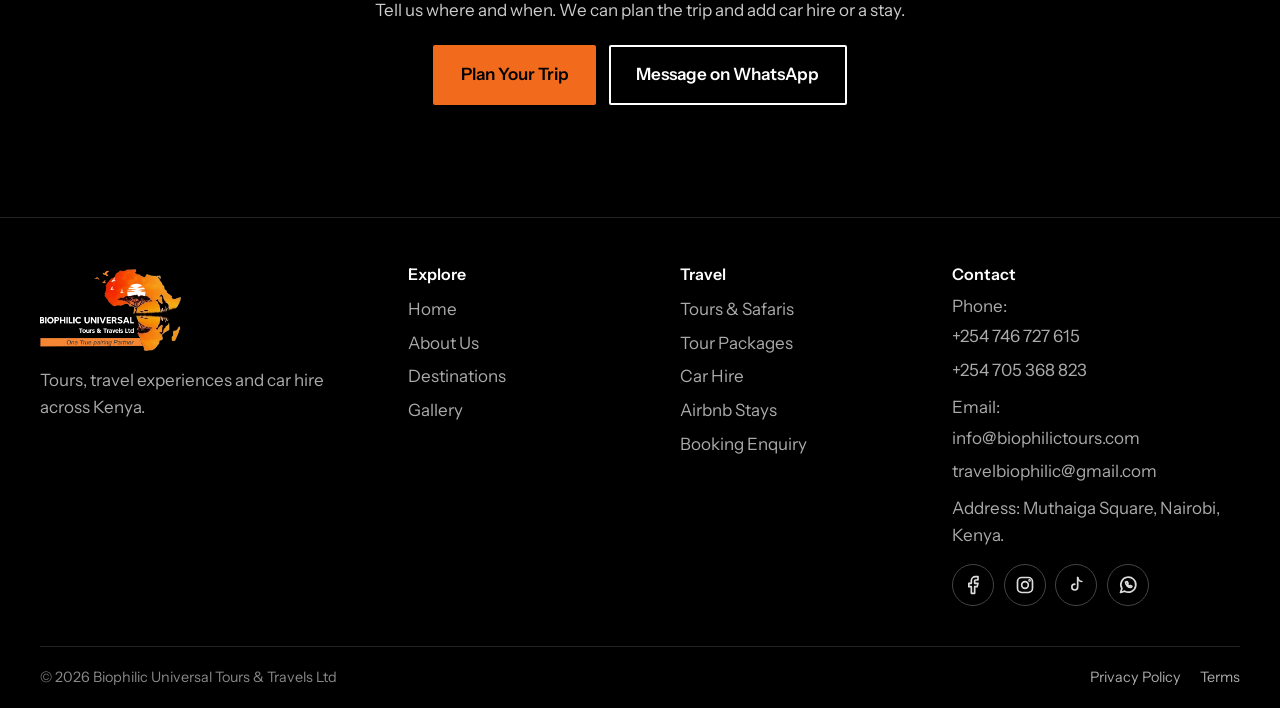
<file: destinations.html>
<!DOCTYPE html>
<html lang="en">
<head>
  <meta charset="UTF-8">
  <meta name="viewport" content="width=device-width, initial-scale=1">
  <title>Kenya Destinations | Biophilic Universal Tours &amp; Travels Ltd</title>
  <meta name="description" content="Explore Maasai Mara, Amboseli, Tsavo, Lake Nakuru, Mount Kenya, Diani Beach, Lake Naivasha and Samburu with Biophilic Universal Tours &amp; Travels Ltd.">
  <meta property="og:title" content="Kenya Destinations | Biophilic Universal">
  <meta property="og:description" content="Tours, safaris and car hire across Kenya.">
  <meta property="og:type" content="website">
  <link rel="preconnect" href="https://fonts.googleapis.com">
  <link rel="preconnect" href="https://fonts.gstatic.com" crossorigin>
  <link href="https://fonts.googleapis.com/css2?family=Fraunces:opsz,wght@9..144,500;9..144,600&family=Instrument+Sans:wght@400;500;600&display=swap" rel="stylesheet">
  <link rel="stylesheet" href="css/style.css">
  <script src="js/script.js" defer></script>
</head>
<body>
  <a class="skip" href="#main">Skip to content</a>
  <header class="site-header" id="header">
    <div class="wrap bar">
      <a class="brand" href="index.html" aria-label="Biophilic Universal home">
        <img class="logo-light" src="assets/logo/logo-light.png" alt="Biophilic Universal Tours &amp; Travels Ltd" width="1021" height="595">
        <img class="logo-dark" src="assets/logo/logo.png" alt="" width="1021" height="595" aria-hidden="true">
      </a>
      <button class="menu-btn" id="menuBtn" aria-expanded="false" aria-controls="nav">Menu</button>
      <nav id="nav" class="nav" aria-label="Main">
        <a href="index.html">Home</a>
        <a href="about.html">About Us</a>
        <a href="tours.html">Tours &amp; Safaris</a>
        <a href="destinations.html" aria-current="page">Destinations</a>
        <a href="car-hire.html">Car Hire</a>
        <a href="stays.html">Stays</a>
        <a href="gallery.html">Gallery</a>
        <a href="contact.html">Contact Us</a>
        <a class="btn btn-orange nav-cta" href="contact.html#enquire">Plan Your Trip</a>
      </nav>
    </div>
  </header>

  <main id="main">
    <section class="page-hero ph" style="--img:url(../assets/images/hero-mara.jpg)">
      <div class="wrap">
        <h1>Explore Kenya</h1>
        <p>Eight places that define a trip to Kenya. Pick the ones you want to see.</p>
        <div class="actions"><a class="btn btn-orange" href="contact.html#enquire">Plan Your Trip</a></div>
      </div>
    </section>

    <nav class="wrap jump" aria-label="Jump to a destination"><a href="#maasai-mara">Maasai Mara</a><a href="#amboseli">Amboseli</a><a href="#tsavo">Tsavo</a><a href="#lake-nakuru">Lake Nakuru</a><a href="#mount-kenya">Mount Kenya</a><a href="#diani">Diani Beach</a><a href="#naivasha">Lake Naivasha</a><a href="#samburu">Samburu</a></nav>

    <section class="section wrap split" id="maasai-mara">
      <div class="reveal"><h2>Maasai Mara</h2><p>Maasai Mara National Reserve in southwestern Kenya is famous for its open plains, big cats and the great wildebeest migration, which usually peaks in the second half of the year.</p><ul class="tags" aria-label="Known for"><li>Big cats</li><li>Wildebeest migration</li><li>Open plains</li></ul><a class="btn btn-dark" href="contact.html?topic=Maasai%20Mara#enquire">Enquire about Maasai Mara</a></div><div class="ph tall reveal" style="--img:url(../assets/images/maasai-mara.jpg)" role="img" aria-label="Maasai Mara, Kenya"></div>
    </section>

    <section class="section wrap split" id="amboseli">
      <div class="ph tall reveal" style="--img:url(../assets/images/amboseli.jpg)" role="img" aria-label="Amboseli, Kenya"></div><div class="reveal"><h2>Amboseli</h2><p>Amboseli National Park is known for its elephants and for wide views of Mount Kilimanjaro rising across the border in Tanzania.</p><ul class="tags" aria-label="Known for"><li>Elephants</li><li>Views of Kilimanjaro</li></ul><a class="btn btn-dark" href="contact.html?topic=Amboseli#enquire">Enquire about Amboseli</a></div>
    </section>

    <section class="section wrap split" id="tsavo">
      <div class="reveal"><h2>Tsavo</h2><p>Tsavo East and Tsavo West are among Kenya's largest national parks, with red earth, wide landscapes and plenty of space to explore.</p><ul class="tags" aria-label="Known for"><li>Vast parks</li><li>Red earth</li><li>Elephants</li></ul><a class="btn btn-dark" href="contact.html?topic=Tsavo#enquire">Enquire about Tsavo</a></div><div class="ph tall reveal" style="--img:url(../assets/images/tsavo.jpg)" role="img" aria-label="Tsavo, Kenya"></div>
    </section>

    <section class="section wrap split" id="lake-nakuru">
      <div class="ph tall reveal" style="--img:url(../assets/images/nakuru.jpg)" role="img" aria-label="Lake Nakuru, Kenya"></div><div class="reveal"><h2>Lake Nakuru</h2><p>Lake Nakuru National Park surrounds a Rift Valley lake and is known for its birdlife and its rhinos.</p><ul class="tags" aria-label="Known for"><li>Birdlife</li><li>Rhinos</li><li>Rift Valley lake</li></ul><a class="btn btn-dark" href="contact.html?topic=Lake%20Nakuru#enquire">Enquire about Lake Nakuru</a></div>
    </section>

    <section class="section wrap split" id="mount-kenya">
      <div class="reveal"><h2>Mount Kenya</h2><p>Mount Kenya is Africa's second-highest peak. Trekkers come for cool air, changing scenery and big views.</p><ul class="tags" aria-label="Known for"><li>Trekking</li><li>Mountain scenery</li></ul><a class="btn btn-dark" href="contact.html?topic=Mount%20Kenya#enquire">Enquire about Mount Kenya</a></div><div class="ph tall reveal" style="--img:url(../assets/images/mount-kenya.jpg)" role="img" aria-label="Mount Kenya, Kenya"></div>
    </section>

    <section class="section wrap split" id="diani">
      <div class="ph tall reveal" style="--img:url(../assets/images/diani.jpg)" role="img" aria-label="Diani Beach, Kenya"></div><div class="reveal"><h2>Diani Beach</h2><p>Diani Beach on Kenya's south coast offers white sand and warm Indian Ocean water. It suits a slow holiday, or a rest after a safari.</p><ul class="tags" aria-label="Known for"><li>White sand</li><li>Indian Ocean</li><li>South coast</li></ul><a class="btn btn-dark" href="contact.html?topic=Diani%20Beach#enquire">Enquire about Diani Beach</a></div>
    </section>

    <section class="section wrap split" id="naivasha">
      <div class="reveal"><h2>Lake Naivasha</h2><p>Lake Naivasha is a freshwater lake in the Rift Valley, popular for its birdlife and relaxed lakeside setting.</p><ul class="tags" aria-label="Known for"><li>Freshwater lake</li><li>Birdlife</li><li>Rift Valley</li></ul><a class="btn btn-dark" href="contact.html?topic=Lake%20Naivasha#enquire">Enquire about Lake Naivasha</a></div><div class="ph tall reveal" style="--img:url(../assets/images/naivasha.jpg)" role="img" aria-label="Lake Naivasha, Kenya"></div>
    </section>

    <section class="section wrap split" id="samburu">
      <div class="ph tall reveal" style="--img:url(../assets/images/samburu.jpg)" role="img" aria-label="Samburu, Kenya"></div><div class="reveal"><h2>Samburu</h2><p>Samburu National Reserve in northern Kenya has a drier landscape and wildlife you will not see everywhere, such as Grevy's zebra and reticulated giraffe.</p><ul class="tags" aria-label="Known for"><li>Dry-country wildlife</li><li>Grevy's zebra</li><li>Reticulated giraffe</li></ul><a class="btn btn-dark" href="contact.html?topic=Samburu#enquire">Enquire about Samburu</a></div>
    </section>

    <section class="final" id="plan">
      <div class="wrap">
        <h2>Found a place you like?</h2>
        <p>Tell us where and when. We can plan the trip and add car hire or a stay.</p>
        <div class="actions center">
          <a class="btn btn-orange" href="contact.html#enquire">Plan Your Trip</a>
          <a class="btn btn-ghost" href="#contact" data-whatsapp>Message on WhatsApp</a>
        </div>
      </div>
    </section>
  </main>

  <footer class="footer" id="contact">
    <div class="wrap fgrid">
      <div>
        <a class="brand foot-brand" href="index.html" aria-label="Biophilic Universal home"><img src="assets/logo/logo-light.png" alt="Biophilic Universal Tours &amp; Travels Ltd" width="1021" height="595" loading="lazy"></a>
        <p>Tours, travel experiences and car hire across Kenya.</p>
      </div>
      <div><h3>Explore</h3><a href="index.html">Home</a><a href="about.html">About Us</a><a href="destinations.html">Destinations</a><a href="gallery.html">Gallery</a></div>
      <div><h3>Travel</h3><a href="tours.html">Tours &amp; Safaris</a><a href="packages.html">Tour Packages</a><a href="car-hire.html">Car Hire</a><a href="stays.html">Airbnb Stays</a><a href="contact.html">Booking Enquiry</a></div>
      <div><h3>Contact</h3><p>Phone: <a href="tel:+254746727615">+254 746 727 615</a><a href="tel:+254705368823">+254 705 368 823</a></p><p>Email: <a href="mailto:info@biophilictours.com">info@biophilictours.com</a><a href="mailto:travelbiophilic@gmail.com">travelbiophilic@gmail.com</a></p><p>Address: Muthaiga Square, Nairobi, Kenya.</p><div class="social"><!-- Replace each # with your real page link -->
          <a href="https://www.facebook.com/profile.php?id=61566707572163" target="_blank" rel="noopener" data-social="facebook" aria-label="Facebook"><svg viewBox="0 0 24 24" fill="none" stroke="currentColor" stroke-width="2" stroke-linecap="round" stroke-linejoin="round" aria-hidden="true"><path d="M18 2h-3a5 5 0 0 0-5 5v3H7v4h3v8h4v-8h3l1-4h-4V7a1 1 0 0 1 1-1h3z"/></svg></a>
          <a href="https://www.instagram.com/biophilic_tours_travels_ltd" target="_blank" rel="noopener" data-social="instagram" aria-label="Instagram"><svg viewBox="0 0 24 24" fill="none" stroke="currentColor" stroke-width="2" stroke-linecap="round" stroke-linejoin="round" aria-hidden="true"><rect x="3" y="3" width="18" height="18" rx="5"/><circle cx="12" cy="12" r="4"/><circle cx="17.5" cy="6.5" r=".6"/></svg></a>
          <a href="https://www.tiktok.com/@biophilic_tours_travels" target="_blank" rel="noopener" data-social="tiktok" aria-label="TikTok"><svg viewBox="0 0 24 24" fill="none" stroke="currentColor" stroke-width="2" stroke-linecap="round" stroke-linejoin="round" aria-hidden="true"><path d="M14 3v11.5a3.5 3.5 0 1 1-3.5-3.5"/><path d="M14 3c.4 2.8 2.4 4.6 5 4.8"/></svg></a>
          <a href="https://wa.me/254746727615" target="_blank" rel="noopener" data-social="whatsapp" aria-label="WhatsApp"><svg viewBox="0 0 24 24" fill="none" stroke="currentColor" stroke-width="2" stroke-linecap="round" stroke-linejoin="round" aria-hidden="true"><path d="M3 21l1.7-4.8A9 9 0 1 1 8 19.4z"/><path d="M9 8.5c0 3.5 3 6.5 6.5 6.5l1.2-1.4-2-1-1 .8c-1-.4-2-1.4-2.4-2.4l.8-1-1-2z"/></svg></a>
        </div></div>
    </div>
    <div class="wrap legal"><span>&copy; <span id="year">2026</span> Biophilic Universal Tours &amp; Travels Ltd</span><span><a href="privacy.html">Privacy Policy</a> <a href="terms.html">Terms</a></span></div>
  </footer>
  <a class="wa-float" href="#contact" data-whatsapp aria-label="Chat on WhatsApp"><svg viewBox="0 0 24 24" fill="none" stroke="currentColor" stroke-width="2" stroke-linecap="round" stroke-linejoin="round" aria-hidden="true"><path d="M3 21l1.7-4.8A9 9 0 1 1 8 19.4z"/><path d="M9 8.5c0 3.5 3 6.5 6.5 6.5l1.2-1.4-2-1-1 .8c-1-.4-2-1.4-2.4-2.4l.8-1-1-2z"/></svg></a>
</body>
</html>
</file>
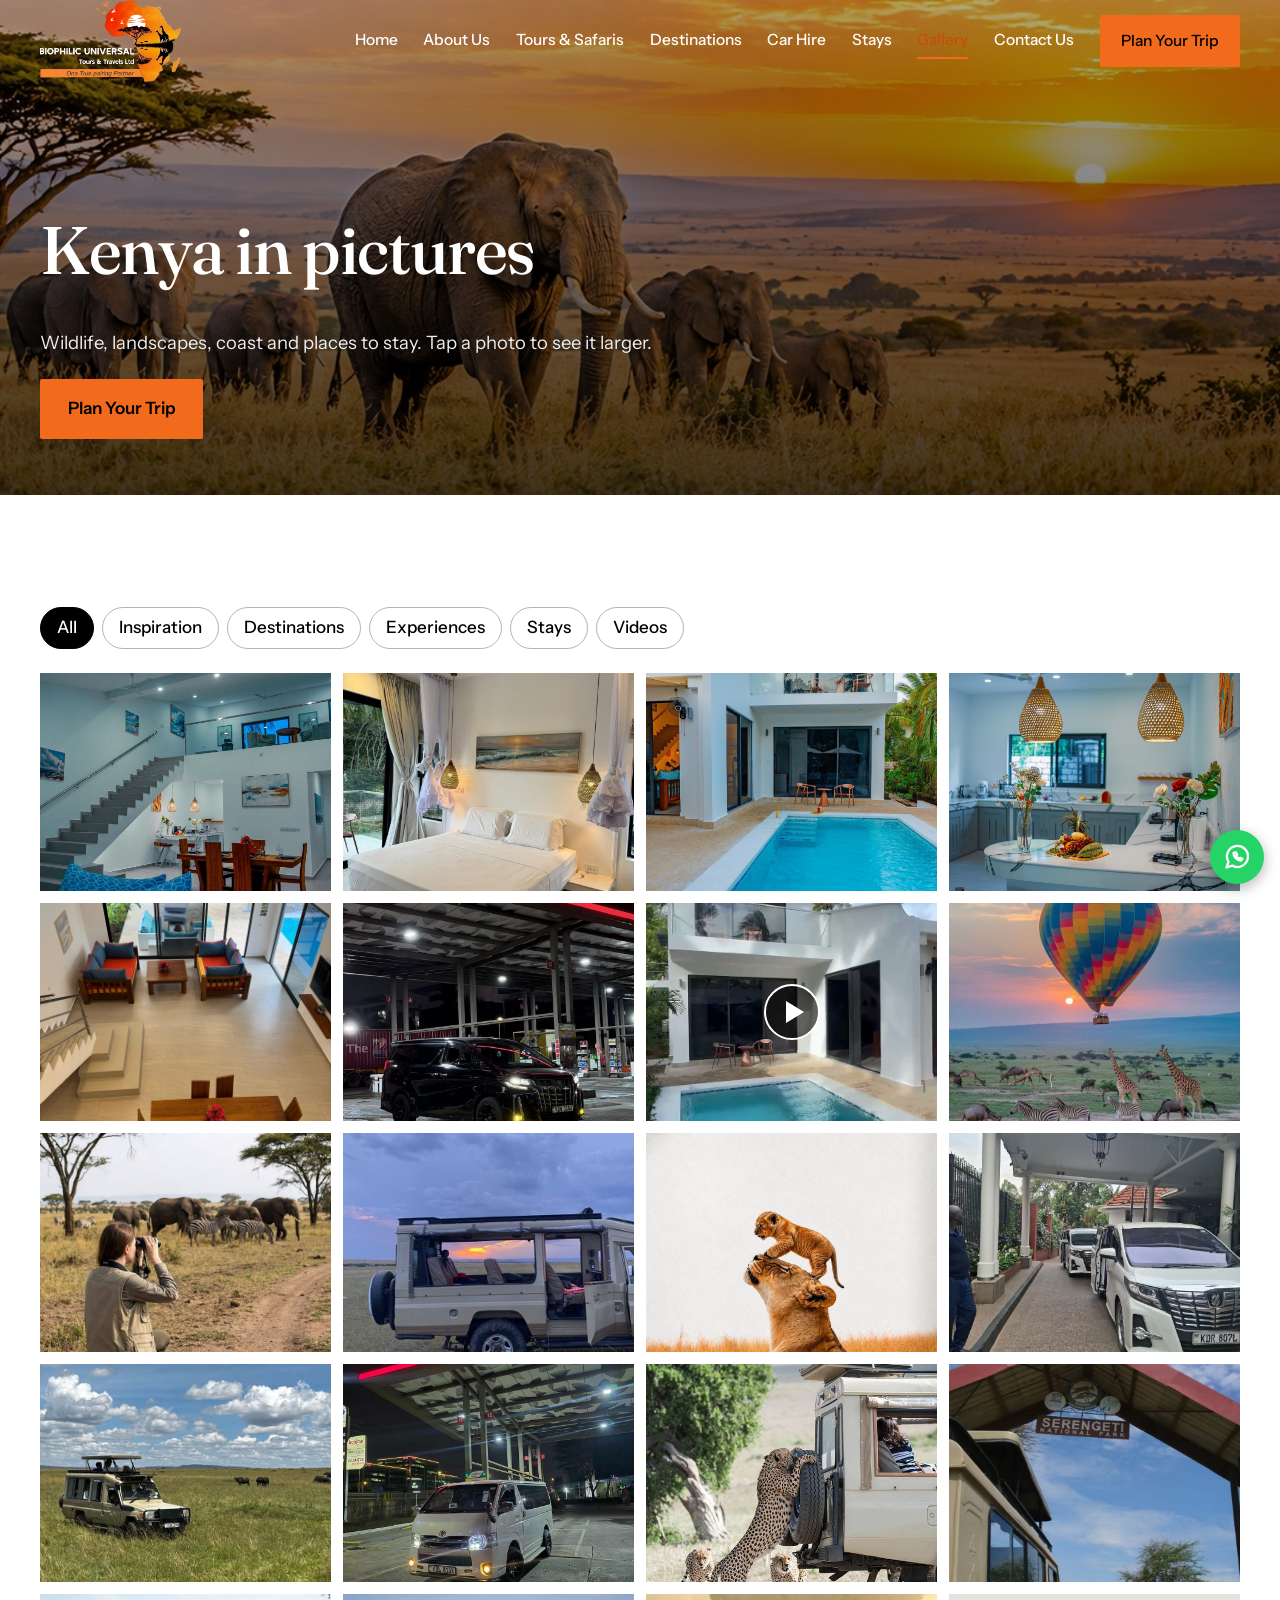
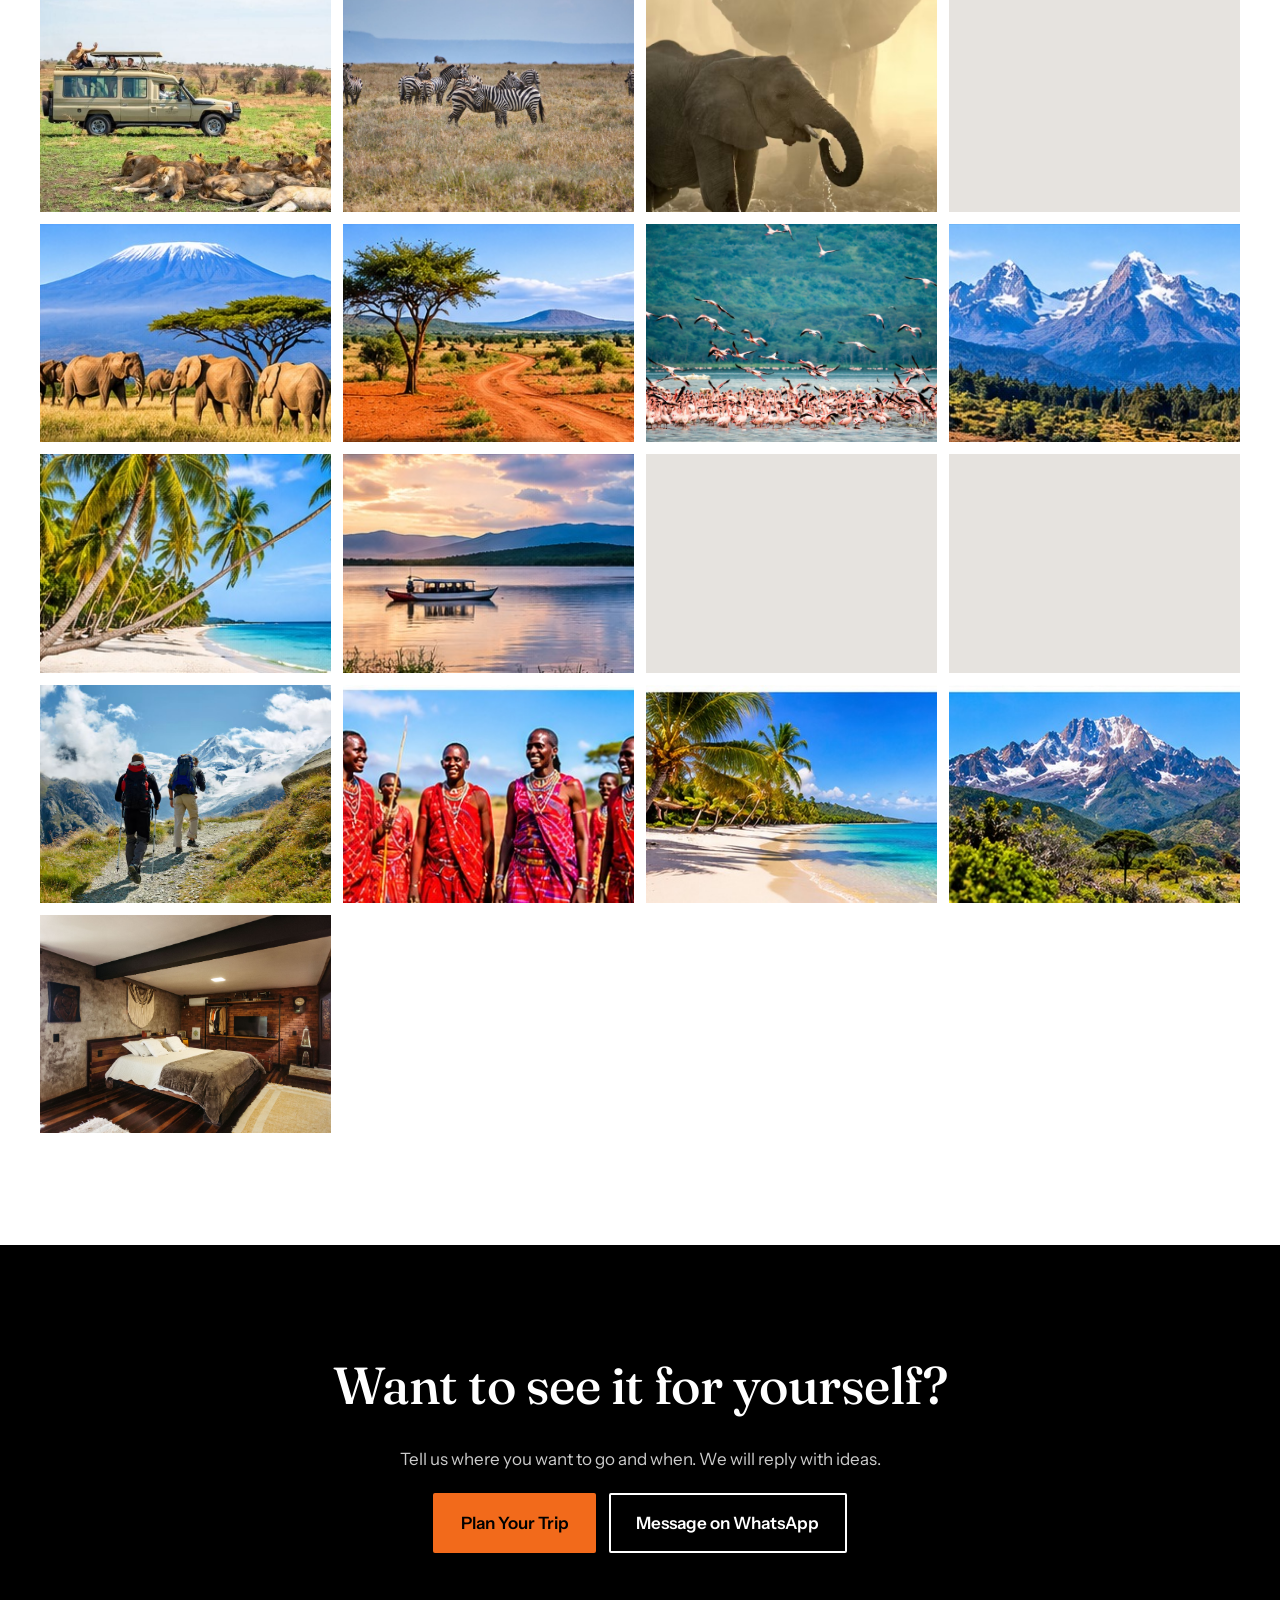
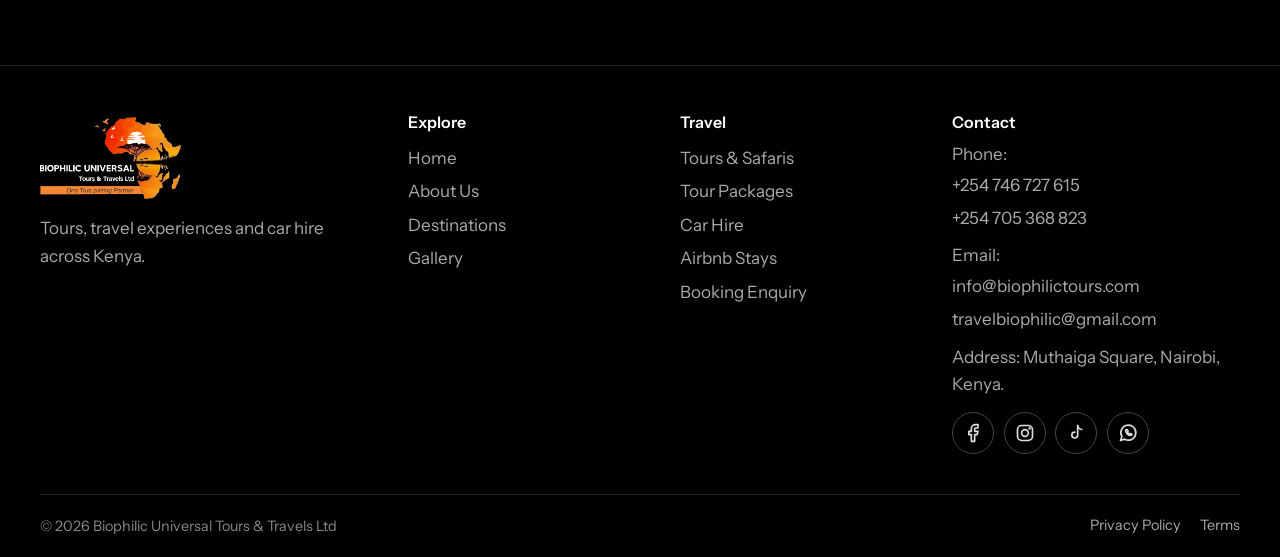
<file: gallery.html>
<!DOCTYPE html>
<html lang="en">
<head>
  <meta charset="UTF-8">
  <meta name="viewport" content="width=device-width, initial-scale=1">
  <title>Gallery | Biophilic Universal Tours &amp; Travels Ltd</title>
  <meta name="description" content="Photos of Kenya: wildlife, landscapes, destinations and stays. Browse the gallery from Biophilic Universal Tours &amp; Travels Ltd.">
  <meta property="og:title" content="Gallery | Biophilic Universal">
  <meta property="og:description" content="Tours, safaris and car hire across Kenya.">
  <meta property="og:type" content="website">
  <link rel="preconnect" href="https://fonts.googleapis.com">
  <link rel="preconnect" href="https://fonts.gstatic.com" crossorigin>
  <link href="https://fonts.googleapis.com/css2?family=Fraunces:opsz,wght@9..144,500;9..144,600&family=Instrument+Sans:wght@400;500;600&display=swap" rel="stylesheet">
  <link rel="stylesheet" href="css/style.css">
  <script src="js/script.js" defer></script>
</head>
<body>
  <a class="skip" href="#main">Skip to content</a>
  <header class="site-header" id="header">
    <div class="wrap bar">
      <a class="brand" href="index.html" aria-label="Biophilic Universal home">
        <img class="logo-light" src="assets/logo/logo-light.png" alt="Biophilic Universal Tours &amp; Travels Ltd" width="1021" height="595">
        <img class="logo-dark" src="assets/logo/logo.png" alt="" width="1021" height="595" aria-hidden="true">
      </a>
      <button class="menu-btn" id="menuBtn" aria-expanded="false" aria-controls="nav">Menu</button>
      <nav id="nav" class="nav" aria-label="Main">
        <a href="index.html">Home</a>
        <a href="about.html">About Us</a>
        <a href="tours.html">Tours &amp; Safaris</a>
        <a href="destinations.html">Destinations</a>
        <a href="car-hire.html">Car Hire</a>
        <a href="stays.html">Stays</a>
        <a href="gallery.html" aria-current="page">Gallery</a>
        <a href="contact.html">Contact Us</a>
        <a class="btn btn-orange nav-cta" href="contact.html#enquire">Plan Your Trip</a>
      </nav>
    </div>
  </header>

  <main id="main">
    <section class="page-hero ph" style="--img:url(../assets/images/hero-mara.jpg)">
      <div class="wrap">
        <h1>Kenya in pictures</h1>
        <p>Wildlife, landscapes, coast and places to stay. Tap a photo to see it larger.</p>
        <div class="actions"><a class="btn btn-orange" href="contact.html#enquire">Plan Your Trip</a></div>
      </div>
    </section>

    <section class="section wrap" id="photos">
      <div class="chips" role="group" aria-label="Filter photos"><button class="chip" type="button" data-filter="all" aria-pressed="true">All</button><button class="chip" type="button" data-filter="inspiration" aria-pressed="false">Inspiration</button><button class="chip" type="button" data-filter="destinations" aria-pressed="false">Destinations</button><button class="chip" type="button" data-filter="experiences" aria-pressed="false">Experiences</button><button class="chip" type="button" data-filter="stays" aria-pressed="false">Stays</button><button class="chip" type="button" data-filter="videos" aria-pressed="false" hidden>Videos</button></div>
      <div class="g-grid" id="galleryGrid">
        <!--
          TEMPLATES (copy a line, remove the comment marks around your copy, edit the three parts):

          VIDEO ON THIS SITE (short MP4 in assets/video/, thumbnail JPG in assets/images/):
          <button class="g-item" type="button" data-type="video" data-cat="experiences" data-full="assets/video/clip-1.mp4"><img src="assets/images/clip-1.jpg" alt="Describe the video" loading="lazy" decoding="async"></button>

          YOUTUBE VIDEO (use the ID from the video link, the part after v= ):
          <button class="g-item" type="button" data-type="youtube" data-id="VIDEO_ID" data-cat="experiences"><img src="assets/images/my-video-thumb.jpg" alt="Describe the video" loading="lazy" decoding="async"></button>
        -->
        <button class="g-item" type="button" data-cat="inspiration" data-full="assets/images/airbnb-2.jpg"><img src="assets/images/airbnb-2.jpg" alt="Describe the photo in a few words" loading="lazy" decoding="async"></button>
        <button class="g-item" type="button" data-cat="inspiration" data-full="assets/images/gallery-5.jpg"><img src="assets/images/gallery-5.jpg" alt="Describe the photo in a few words" loading="lazy" decoding="async"></button>
        <button class="g-item" type="button" data-cat="inspiration" data-full="assets/images/gallery-6.jpg"><img src="assets/images/gallery-6.jpg" alt="Describe the photo in a few words" loading="lazy" decoding="async"></button>
        <button class="g-item" type="button" data-cat="inspiration" data-full="assets/images/gallery-7.jpg"><img src="assets/images/gallery-7.jpg" alt="Describe the photo in a few words" loading="lazy" decoding="async"></button>
        <button class="g-item" type="button" data-cat="inspiration" data-full="assets/images/gallery-8.jpg"><img src="assets/images/gallery-8.jpg" alt="Describe the photo in a few words" loading="lazy" decoding="async"></button>
        <button class="g-item" type="button" data-cat="inspiration" data-full="assets/images/gallery-9.jpg"><img src="assets/images/gallery-9.jpg" alt="Describe the photo in a few words" loading="lazy" decoding="async"></button>
        <button class="g-item" type="button" data-type="video" data-cat="experiences" data-full="assets/video/clip-1.mp4"><img src="assets/images/clip-1.jpg" alt="Describe the video" loading="lazy" decoding="async"></button>
        <button class="g-item" type="button" data-cat="inspiration" data-full="assets/images/gallery-10.jpg"><img src="assets/images/gallery-10.jpg" alt="Describe the photo in a few words" loading="lazy" decoding="async"></button>
        <button class="g-item" type="button" data-cat="inspiration" data-full="assets/images/gallery-11.jpg"><img src="assets/images/gallery-11.jpg" alt="Describe the photo in a few words" loading="lazy" decoding="async"></button>
        <button class="g-item" type="button" data-cat="inspiration" data-full="assets/images/gallery-12.jpg"><img src="assets/images/gallery-12.jpg" alt="Describe the photo in a few words" loading="lazy" decoding="async"></button>
        <button class="g-item" type="button" data-cat="inspiration" data-full="assets/images/gallery-13.jpg"><img src="assets/images/gallery-13.jpg" alt="Describe the photo in a few words" loading="lazy" decoding="async"></button>
        <button class="g-item" type="button" data-cat="inspiration" data-full="assets/images/gallery-14.jpg"><img src="assets/images/gallery-14.jpg" alt="Describe the photo in a few words" loading="lazy" decoding="async"></button>
        <button class="g-item" type="button" data-cat="inspiration" data-full="assets/images/gallery-15.jpg"><img src="assets/images/gallery-15.jpg" alt="Describe the photo in a few words" loading="lazy" decoding="async"></button>
        <button class="g-item" type="button" data-cat="inspiration" data-full="assets/images/gallery-16.jpg"><img src="assets/images/gallery-16.jpg" alt="Describe the photo in a few words" loading="lazy" decoding="async"></button>
        <button class="g-item" type="button" data-cat="inspiration" data-full="assets/images/gallery-1.jpeg"><img src="assets/images/gallery-1.jpeg" alt="Safari vehicle at sunrise" loading="lazy" decoding="async"></button>
        <button class="g-item" type="button" data-cat="inspiration" data-full="assets/images/gallery-2.jpg"><img src="assets/images/gallery-2.jpg" alt="Giraffes on the plains" loading="lazy" decoding="async"></button>
        <button class="g-item" type="button" data-cat="inspiration" data-full="assets/images/gallery-3.jpeg"><img src="assets/images/gallery-3.jpeg" alt="Flamingos on a lake" loading="lazy" decoding="async"></button>
        <button class="g-item" type="button" data-cat="inspiration" data-full="assets/images/gallery-4.jpg"><img src="assets/images/gallery-4.jpg" alt="Kenyan coastline" loading="lazy" decoding="async"></button>
        <button class="g-item" type="button" data-cat="inspiration" data-full="assets/images/welcome.jpg"><img src="assets/images/welcome.jpg" alt="Elephants walking across the Kenyan savannah" loading="lazy" decoding="async"></button>
        <button class="g-item" type="button" data-cat="destinations" data-full="assets/images/maasai-mara.jpg"><img src="assets/images/maasai-mara.jpg" alt="Maasai Mara, Kenya" loading="lazy" decoding="async"></button>
        <button class="g-item" type="button" data-cat="destinations" data-full="assets/images/amboseli.jpg"><img src="assets/images/amboseli.jpg" alt="Amboseli, Kenya" loading="lazy" decoding="async"></button>
        <button class="g-item" type="button" data-cat="destinations" data-full="assets/images/tsavo.jpg"><img src="assets/images/tsavo.jpg" alt="Tsavo, Kenya" loading="lazy" decoding="async"></button>
        <button class="g-item" type="button" data-cat="destinations" data-full="assets/images/nakuru.jpg"><img src="assets/images/nakuru.jpg" alt="Lake Nakuru, Kenya" loading="lazy" decoding="async"></button>
        <button class="g-item" type="button" data-cat="destinations" data-full="assets/images/mount-kenya.jpg"><img src="assets/images/mount-kenya.jpg" alt="Mount Kenya" loading="lazy" decoding="async"></button>
        <button class="g-item" type="button" data-cat="destinations" data-full="assets/images/diani.jpg"><img src="assets/images/diani.jpg" alt="Diani Beach, Kenya" loading="lazy" decoding="async"></button>
        <button class="g-item" type="button" data-cat="destinations" data-full="assets/images/naivasha.jpg"><img src="assets/images/naivasha.jpg" alt="Lake Naivasha, Kenya" loading="lazy" decoding="async"></button>
        <button class="g-item" type="button" data-cat="destinations" data-full="assets/images/samburu.jpg"><img src="assets/images/samburu.jpg" alt="Samburu, Kenya" loading="lazy" decoding="async"></button>
        <button class="g-item" type="button" data-cat="experiences" data-full="assets/images/wildlife.jpg"><img src="assets/images/wildlife.jpg" alt="Wildlife safari scene in Kenya" loading="lazy" decoding="async"></button>
        <button class="g-item" type="button" data-cat="experiences" data-full="assets/images/adventure.jpg"><img src="assets/images/adventure.jpg" alt="Nature and adventure in Kenya" loading="lazy" decoding="async"></button>
        <button class="g-item" type="button" data-cat="experiences" data-full="assets/images/culture.jpg"><img src="assets/images/culture.jpg" alt="Cultural experience in Kenya" loading="lazy" decoding="async"></button>
        <button class="g-item" type="button" data-cat="experiences" data-full="assets/images/coast.jpg"><img src="assets/images/coast.jpg" alt="The Kenyan coast" loading="lazy" decoding="async"></button>
        <button class="g-item" type="button" data-cat="experiences" data-full="assets/images/mountain.jpg"><img src="assets/images/mountain.jpg" alt="Mountain scenery in Kenya" loading="lazy" decoding="async"></button>
        <button class="g-item" type="button" data-cat="stays" data-full="assets/images/airbnb.jpg"><img src="assets/images/airbnb.jpg" alt="A comfortable place to stay in Kenya" loading="lazy" decoding="async"></button>
        
      </div>
    </section>

    <section class="final" id="plan">
      <div class="wrap">
        <h2>Want to see it for yourself?</h2>
        <p>Tell us where you want to go and when. We will reply with ideas.</p>
        <div class="actions center">
          <a class="btn btn-orange" href="contact.html#enquire">Plan Your Trip</a>
          <a class="btn btn-ghost" href="#contact" data-whatsapp>Message on WhatsApp</a>
        </div>
      </div>
    </section>
  </main>

  <dialog class="lightbox" id="lightbox" aria-label="Photo viewer">
    <button class="lb-btn lb-close" type="button" id="lbClose" aria-label="Close photo">&times;</button>
    <button class="lb-btn lb-prev" type="button" id="lbPrev" aria-label="Previous photo">&#8249;</button>
    <figure>
      <img id="lbImg" alt="" hidden>
      <video id="lbVideo" controls playsinline preload="metadata" hidden></video>
      <iframe id="lbFrame" title="Video player" allow="autoplay; encrypted-media; picture-in-picture; fullscreen" allowfullscreen hidden></iframe>
    </figure>
    <button class="lb-btn lb-next" type="button" id="lbNext" aria-label="Next photo">&#8250;</button>
  </dialog>

  <footer class="footer" id="contact">
    <div class="wrap fgrid">
      <div>
        <a class="brand foot-brand" href="index.html" aria-label="Biophilic Universal home"><img src="assets/logo/logo-light.png" alt="Biophilic Universal Tours &amp; Travels Ltd" width="1021" height="595" loading="lazy"></a>
        <p>Tours, travel experiences and car hire across Kenya.</p>
      </div>
      <div><h3>Explore</h3><a href="index.html">Home</a><a href="about.html">About Us</a><a href="destinations.html">Destinations</a><a href="gallery.html">Gallery</a></div>
      <div><h3>Travel</h3><a href="tours.html">Tours &amp; Safaris</a><a href="packages.html">Tour Packages</a><a href="car-hire.html">Car Hire</a><a href="stays.html">Airbnb Stays</a><a href="contact.html">Booking Enquiry</a></div>
      <div><h3>Contact</h3><p>Phone: <a href="tel:+254746727615">+254 746 727 615</a><a href="tel:+254705368823">+254 705 368 823</a></p><p>Email: <a href="mailto:info@biophilictours.com">info@biophilictours.com</a><a href="mailto:travelbiophilic@gmail.com">travelbiophilic@gmail.com</a></p><p>Address: Muthaiga Square, Nairobi, Kenya.</p><div class="social"><!-- Replace each # with your real page link -->
          <a href="https://www.facebook.com/profile.php?id=61566707572163" target="_blank" rel="noopener" data-social="facebook" aria-label="Facebook"><svg viewBox="0 0 24 24" fill="none" stroke="currentColor" stroke-width="2" stroke-linecap="round" stroke-linejoin="round" aria-hidden="true"><path d="M18 2h-3a5 5 0 0 0-5 5v3H7v4h3v8h4v-8h3l1-4h-4V7a1 1 0 0 1 1-1h3z"/></svg></a>
          <a href="https://www.instagram.com/biophilic_tours_travels_ltd" target="_blank" rel="noopener" data-social="instagram" aria-label="Instagram"><svg viewBox="0 0 24 24" fill="none" stroke="currentColor" stroke-width="2" stroke-linecap="round" stroke-linejoin="round" aria-hidden="true"><rect x="3" y="3" width="18" height="18" rx="5"/><circle cx="12" cy="12" r="4"/><circle cx="17.5" cy="6.5" r=".6"/></svg></a>
          <a href="https://www.tiktok.com/@biophilic_tours_travels" target="_blank" rel="noopener" data-social="tiktok" aria-label="TikTok"><svg viewBox="0 0 24 24" fill="none" stroke="currentColor" stroke-width="2" stroke-linecap="round" stroke-linejoin="round" aria-hidden="true"><path d="M14 3v11.5a3.5 3.5 0 1 1-3.5-3.5"/><path d="M14 3c.4 2.8 2.4 4.6 5 4.8"/></svg></a>
          <a href="https://wa.me/254746727615" target="_blank" rel="noopener" data-social="whatsapp" aria-label="WhatsApp"><svg viewBox="0 0 24 24" fill="none" stroke="currentColor" stroke-width="2" stroke-linecap="round" stroke-linejoin="round" aria-hidden="true"><path d="M3 21l1.7-4.8A9 9 0 1 1 8 19.4z"/><path d="M9 8.5c0 3.5 3 6.5 6.5 6.5l1.2-1.4-2-1-1 .8c-1-.4-2-1.4-2.4-2.4l.8-1-1-2z"/></svg></a>
        </div></div>
    </div>
    <div class="wrap legal"><span>&copy; <span id="year">2026</span> Biophilic Universal Tours &amp; Travels Ltd</span><span><a href="privacy.html">Privacy Policy</a> <a href="terms.html">Terms</a></span></div>
  </footer>
  <a class="wa-float" href="#contact" data-whatsapp aria-label="Chat on WhatsApp"><svg viewBox="0 0 24 24" fill="none" stroke="currentColor" stroke-width="2" stroke-linecap="round" stroke-linejoin="round" aria-hidden="true"><path d="M3 21l1.7-4.8A9 9 0 1 1 8 19.4z"/><path d="M9 8.5c0 3.5 3 6.5 6.5 6.5l1.2-1.4-2-1-1 .8c-1-.4-2-1.4-2.4-2.4l.8-1-1-2z"/></svg></a>
</body>
</html>
</file>
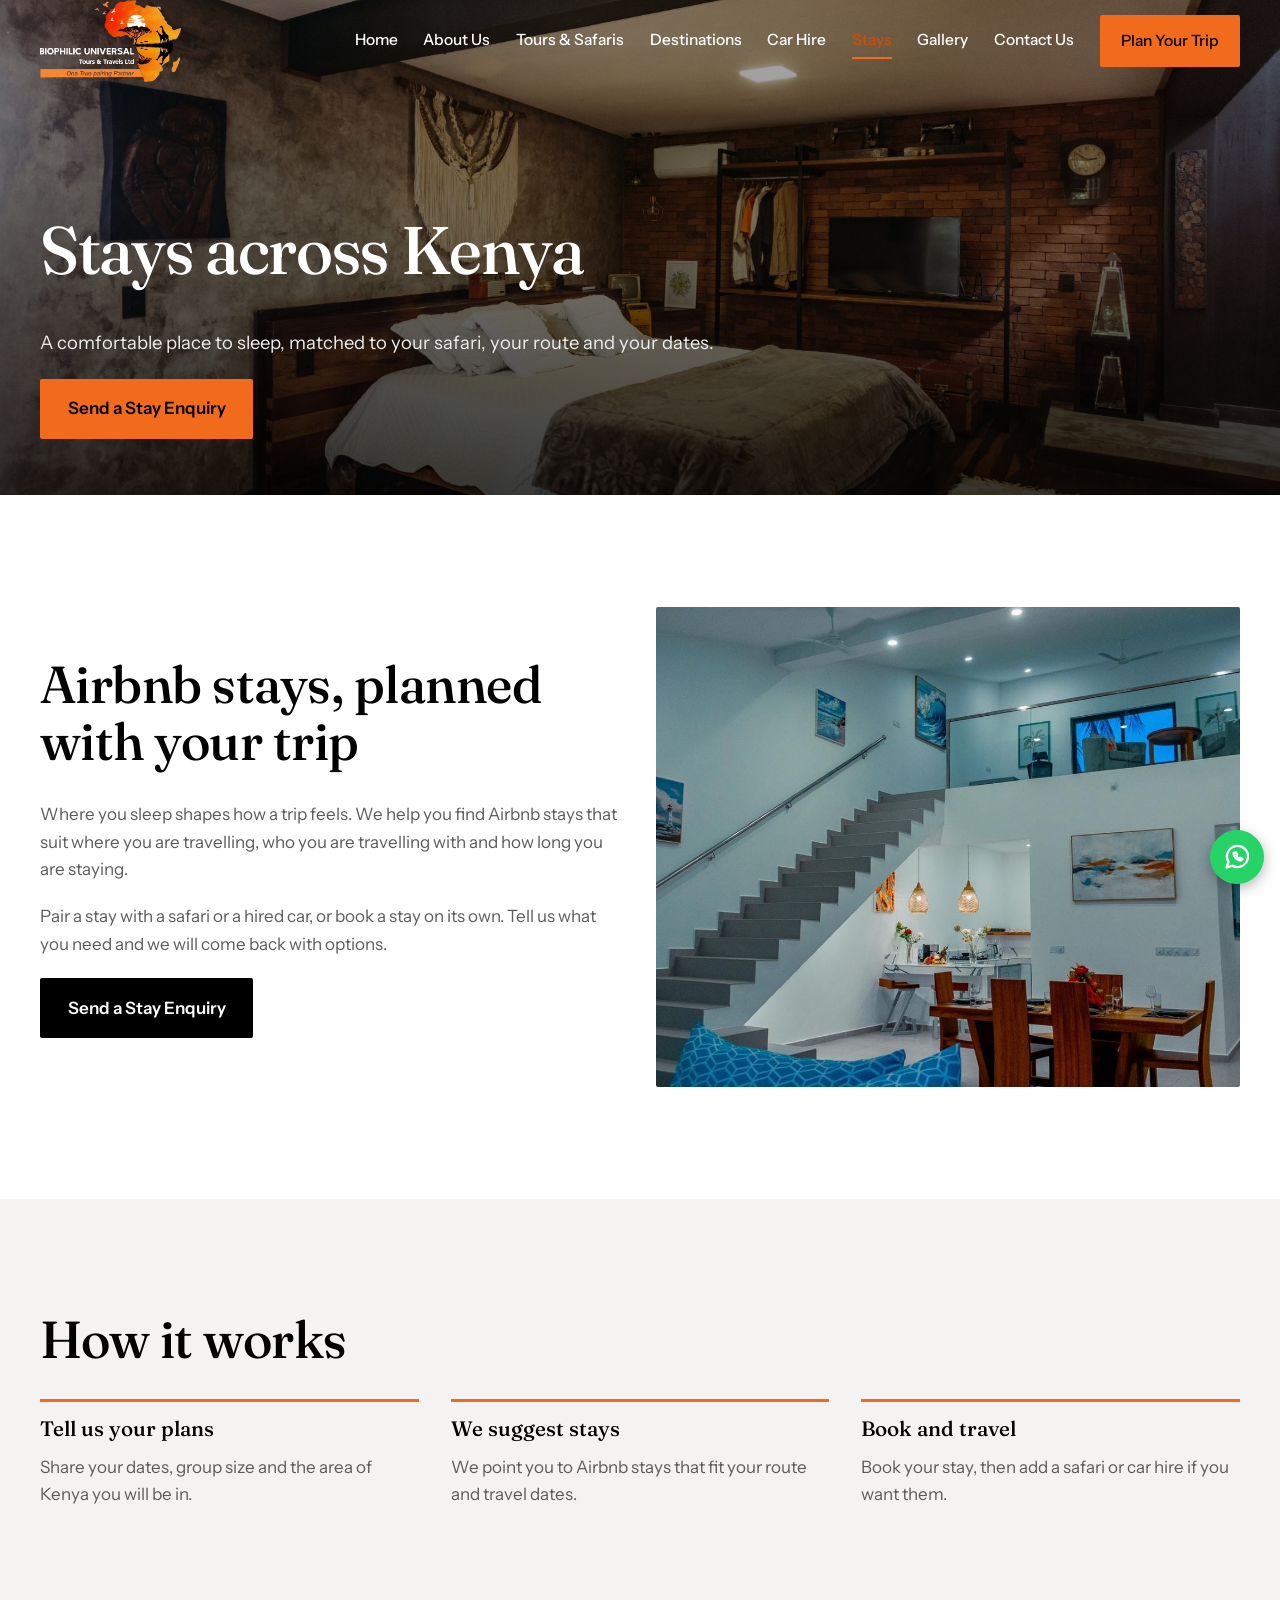
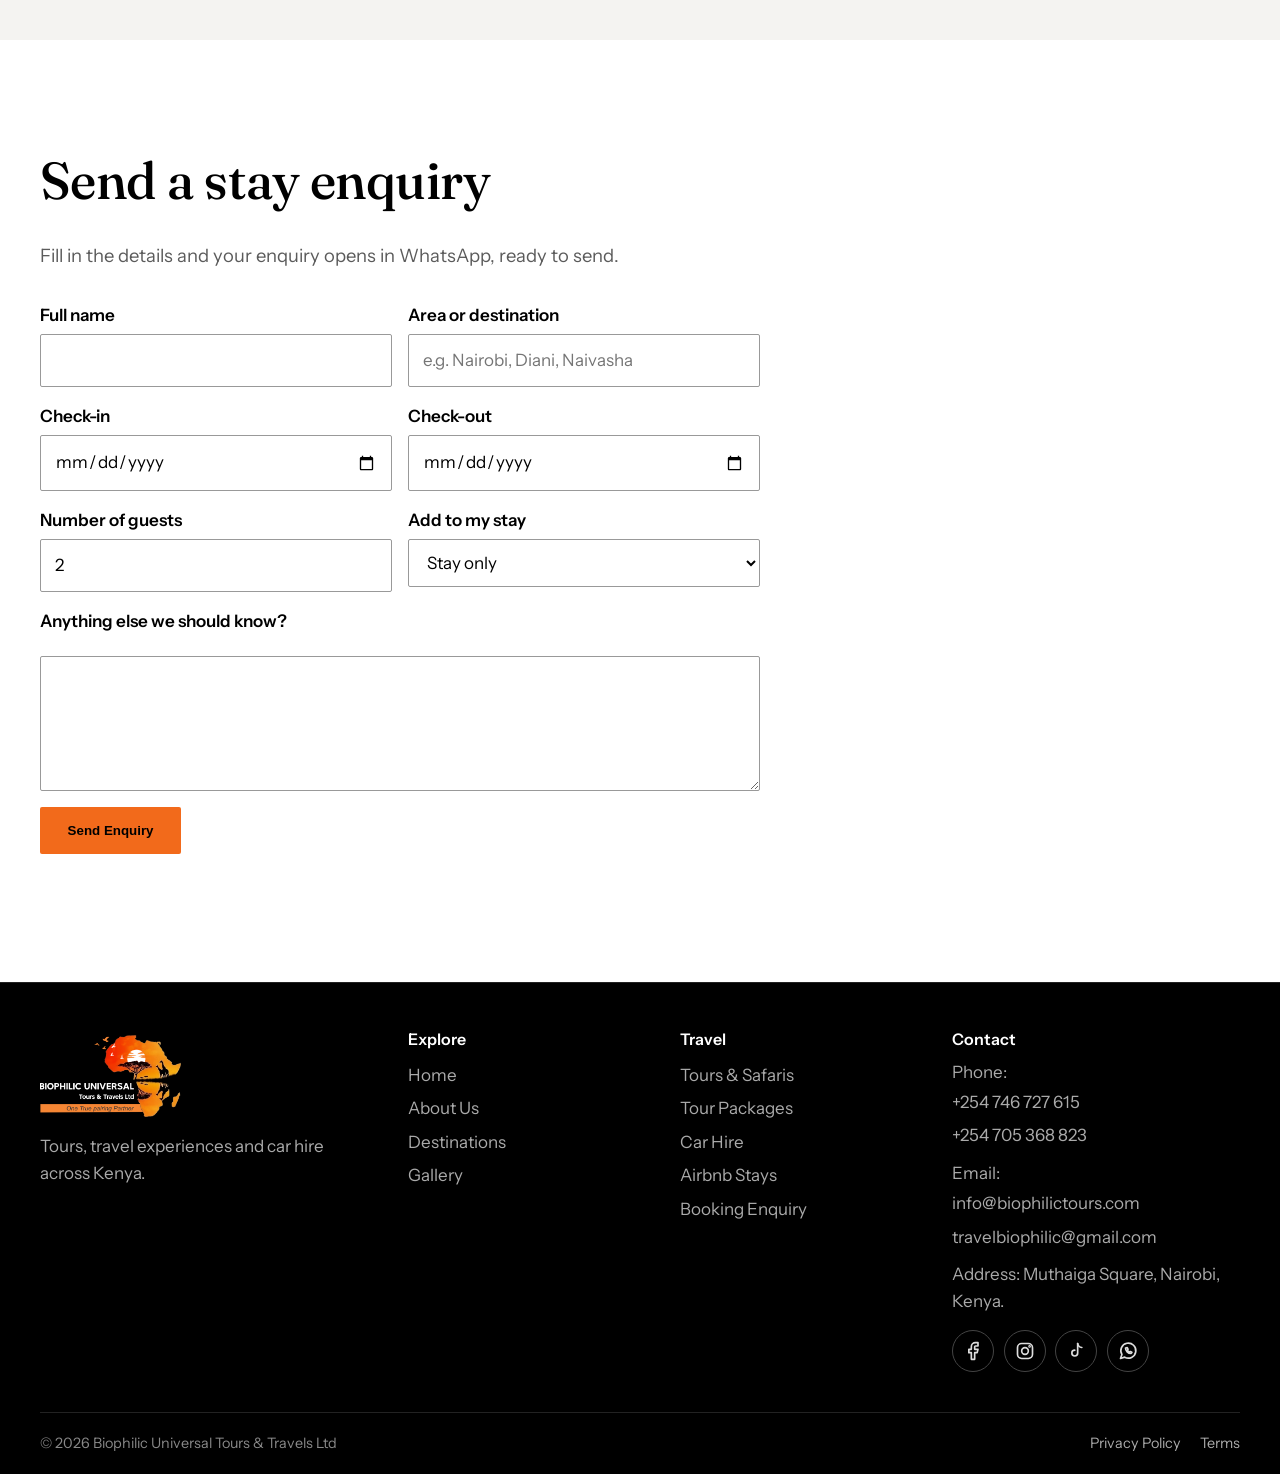
<file: stays.html>
<!DOCTYPE html>
<html lang="en">
<head>
  <meta charset="UTF-8">
  <meta name="viewport" content="width=device-width, initial-scale=1">
  <title>Airbnb Stays in Kenya | Biophilic Universal Tours &amp; Travels Ltd</title>
  <meta name="description" content="Find a comfortable Airbnb stay in Kenya to go with your safari or car hire. Send an enquiry to Biophilic Universal Tours &amp; Travels Ltd.">
  <meta property="og:title" content="Airbnb Stays in Kenya | Biophilic Universal">
  <meta property="og:description" content="Tours, safaris and car hire across Kenya.">
  <meta property="og:type" content="website">
  <link rel="preconnect" href="https://fonts.googleapis.com">
  <link rel="preconnect" href="https://fonts.gstatic.com" crossorigin>
  <link href="https://fonts.googleapis.com/css2?family=Fraunces:opsz,wght@9..144,500;9..144,600&family=Instrument+Sans:wght@400;500;600&display=swap" rel="stylesheet">
  <link rel="stylesheet" href="css/style.css">
  <script src="js/script.js" defer></script>
</head>
<body>
  <a class="skip" href="#main">Skip to content</a>
  <header class="site-header" id="header">
    <div class="wrap bar">
      <a class="brand" href="index.html" aria-label="Biophilic Universal home">
        <img class="logo-light" src="assets/logo/logo-light.png" alt="Biophilic Universal Tours &amp; Travels Ltd" width="1021" height="595">
        <img class="logo-dark" src="assets/logo/logo.png" alt="" width="1021" height="595" aria-hidden="true">
      </a>
      <button class="menu-btn" id="menuBtn" aria-expanded="false" aria-controls="nav">Menu</button>
      <nav id="nav" class="nav" aria-label="Main">
        <a href="index.html">Home</a>
        <a href="about.html">About Us</a>
        <a href="tours.html">Tours &amp; Safaris</a>
        <a href="destinations.html">Destinations</a>
        <a href="car-hire.html">Car Hire</a>
        <a href="stays.html" aria-current="page">Stays</a>
        <a href="gallery.html">Gallery</a>
        <a href="contact.html">Contact Us</a>
        <a class="btn btn-orange nav-cta" href="#enquire">Plan Your Trip</a>
      </nav>
    </div>
  </header>

  <main id="main">
    <section class="page-hero ph" style="--img:url(../assets/images/airbnb.jpg)">
      <div class="wrap">
        <h1>Stays across Kenya</h1>
        <p>A comfortable place to sleep, matched to your safari, your route and your dates.</p>
        <div class="actions"><a class="btn btn-orange" href="#enquire">Send a Stay Enquiry</a></div>
      </div>
    </section>

    <section class="section wrap split">
      <div>
        <h2>Airbnb stays, planned with your trip</h2>
        <p>Where you sleep shapes how a trip feels. We help you find Airbnb stays that suit where you are travelling, who you are travelling with and how long you are staying.</p>
        <p>Pair a stay with a safari or a hired car, or book a stay on its own. Tell us what you need and we will come back with options.</p>
        <div class="actions">
          <a class="btn btn-dark" href="#enquire">Send a Stay Enquiry</a>
        </div>
      </div>
      <div class="ph tall reveal" style="--img:url(../assets/images/airbnb-2.jpg)" role="img" aria-label="Guest room with a view in Kenya"></div>
    </section>

    <section class="section alt">
      <div class="wrap">
        <h2>How it works</h2>
        <div class="grid g3 why"><div><h3>Tell us your plans</h3><p>Share your dates, group size and the area of Kenya you will be in.</p></div><div><h3>We suggest stays</h3><p>We point you to Airbnb stays that fit your route and travel dates.</p></div><div><h3>Book and travel</h3><p>Book your stay, then add a safari or car hire if you want them.</p></div></div>
      </div>
    </section>

    <section class="section wrap" id="enquire">
      <h2>Send a stay enquiry</h2>
      <p class="lead">Fill in the details and your enquiry opens in WhatsApp, ready to send.</p>
      <form class="form" id="stayForm" novalidate>
        <div class="form-grid">
          <div><label for="name">Full name</label><input id="name" name="name" type="text" autocomplete="name" required></div>
          <div><label for="area">Area or destination</label><input id="area" name="area" type="text" placeholder="e.g. Nairobi, Diani, Naivasha"></div>
          <div><label for="checkin">Check-in</label><input id="checkin" name="checkin" type="date"></div>
          <div><label for="checkout">Check-out</label><input id="checkout" name="checkout" type="date"></div>
          <div><label for="guests">Number of guests</label><input id="guests" name="guests" type="number" min="1" value="2"></div>
          <div><label for="addon">Add to my stay</label><select id="addon" name="addon"><option>Stay only</option><option>Stay and safari</option><option>Stay and car hire</option><option>Stay, safari and car hire</option></select></div>
        </div>
        <label for="notes">Anything else we should know?</label>
        <textarea id="notes" name="notes" rows="4"></textarea>
        <button class="btn btn-orange" type="submit">Send Enquiry</button>
        <p class="form-status" id="formStatus" role="status"></p>
      </form>
    </section>
  </main>

  <footer class="footer" id="contact">
    <div class="wrap fgrid">
      <div>
        <a class="brand foot-brand" href="index.html" aria-label="Biophilic Universal home"><img src="assets/logo/logo-light.png" alt="Biophilic Universal Tours &amp; Travels Ltd" width="1021" height="595" loading="lazy"></a>
        <p>Tours, travel experiences and car hire across Kenya.</p>
      </div>
      <div><h3>Explore</h3><a href="index.html">Home</a><a href="about.html">About Us</a><a href="destinations.html">Destinations</a><a href="gallery.html">Gallery</a></div>
      <div><h3>Travel</h3><a href="tours.html">Tours &amp; Safaris</a><a href="packages.html">Tour Packages</a><a href="car-hire.html">Car Hire</a><a href="stays.html">Airbnb Stays</a><a href="contact.html">Booking Enquiry</a></div>
      <div><h3>Contact</h3><p>Phone: <a href="tel:+254746727615">+254 746 727 615</a><a href="tel:+254705368823">+254 705 368 823</a></p><p>Email: <a href="mailto:info@biophilictours.com">info@biophilictours.com</a><a href="mailto:travelbiophilic@gmail.com">travelbiophilic@gmail.com</a></p><p>Address: Muthaiga Square, Nairobi, Kenya.</p><div class="social"><!-- Replace each # with your real page link -->
          <a href="https://www.facebook.com/profile.php?id=61566707572163" target="_blank" rel="noopener" data-social="facebook" aria-label="Facebook"><svg viewBox="0 0 24 24" fill="none" stroke="currentColor" stroke-width="2" stroke-linecap="round" stroke-linejoin="round" aria-hidden="true"><path d="M18 2h-3a5 5 0 0 0-5 5v3H7v4h3v8h4v-8h3l1-4h-4V7a1 1 0 0 1 1-1h3z"/></svg></a>
          <a href="https://www.instagram.com/biophilic_tours_travels_ltd" target="_blank" rel="noopener" data-social="instagram" aria-label="Instagram"><svg viewBox="0 0 24 24" fill="none" stroke="currentColor" stroke-width="2" stroke-linecap="round" stroke-linejoin="round" aria-hidden="true"><rect x="3" y="3" width="18" height="18" rx="5"/><circle cx="12" cy="12" r="4"/><circle cx="17.5" cy="6.5" r=".6"/></svg></a>
          <a href="https://www.tiktok.com/@biophilic_tours_travels" target="_blank" rel="noopener" data-social="tiktok" aria-label="TikTok"><svg viewBox="0 0 24 24" fill="none" stroke="currentColor" stroke-width="2" stroke-linecap="round" stroke-linejoin="round" aria-hidden="true"><path d="M14 3v11.5a3.5 3.5 0 1 1-3.5-3.5"/><path d="M14 3c.4 2.8 2.4 4.6 5 4.8"/></svg></a>
          <a href="https://wa.me/254746727615" target="_blank" rel="noopener" data-social="whatsapp" aria-label="WhatsApp"><svg viewBox="0 0 24 24" fill="none" stroke="currentColor" stroke-width="2" stroke-linecap="round" stroke-linejoin="round" aria-hidden="true"><path d="M3 21l1.7-4.8A9 9 0 1 1 8 19.4z"/><path d="M9 8.5c0 3.5 3 6.5 6.5 6.5l1.2-1.4-2-1-1 .8c-1-.4-2-1.4-2.4-2.4l.8-1-1-2z"/></svg></a>
        </div></div>
    </div>
    <div class="wrap legal"><span>&copy; <span id="year">2026</span> Biophilic Universal Tours &amp; Travels Ltd</span><span><a href="privacy.html">Privacy Policy</a> <a href="terms.html">Terms</a></span></div>
  </footer>
  <a class="wa-float" href="#contact" data-whatsapp aria-label="Chat on WhatsApp"><svg viewBox="0 0 24 24" fill="none" stroke="currentColor" stroke-width="2" stroke-linecap="round" stroke-linejoin="round" aria-hidden="true"><path d="M3 21l1.7-4.8A9 9 0 1 1 8 19.4z"/><path d="M9 8.5c0 3.5 3 6.5 6.5 6.5l1.2-1.4-2-1-1 .8c-1-.4-2-1.4-2.4-2.4l.8-1-1-2z"/></svg></a>
</body>
</html>
</file>
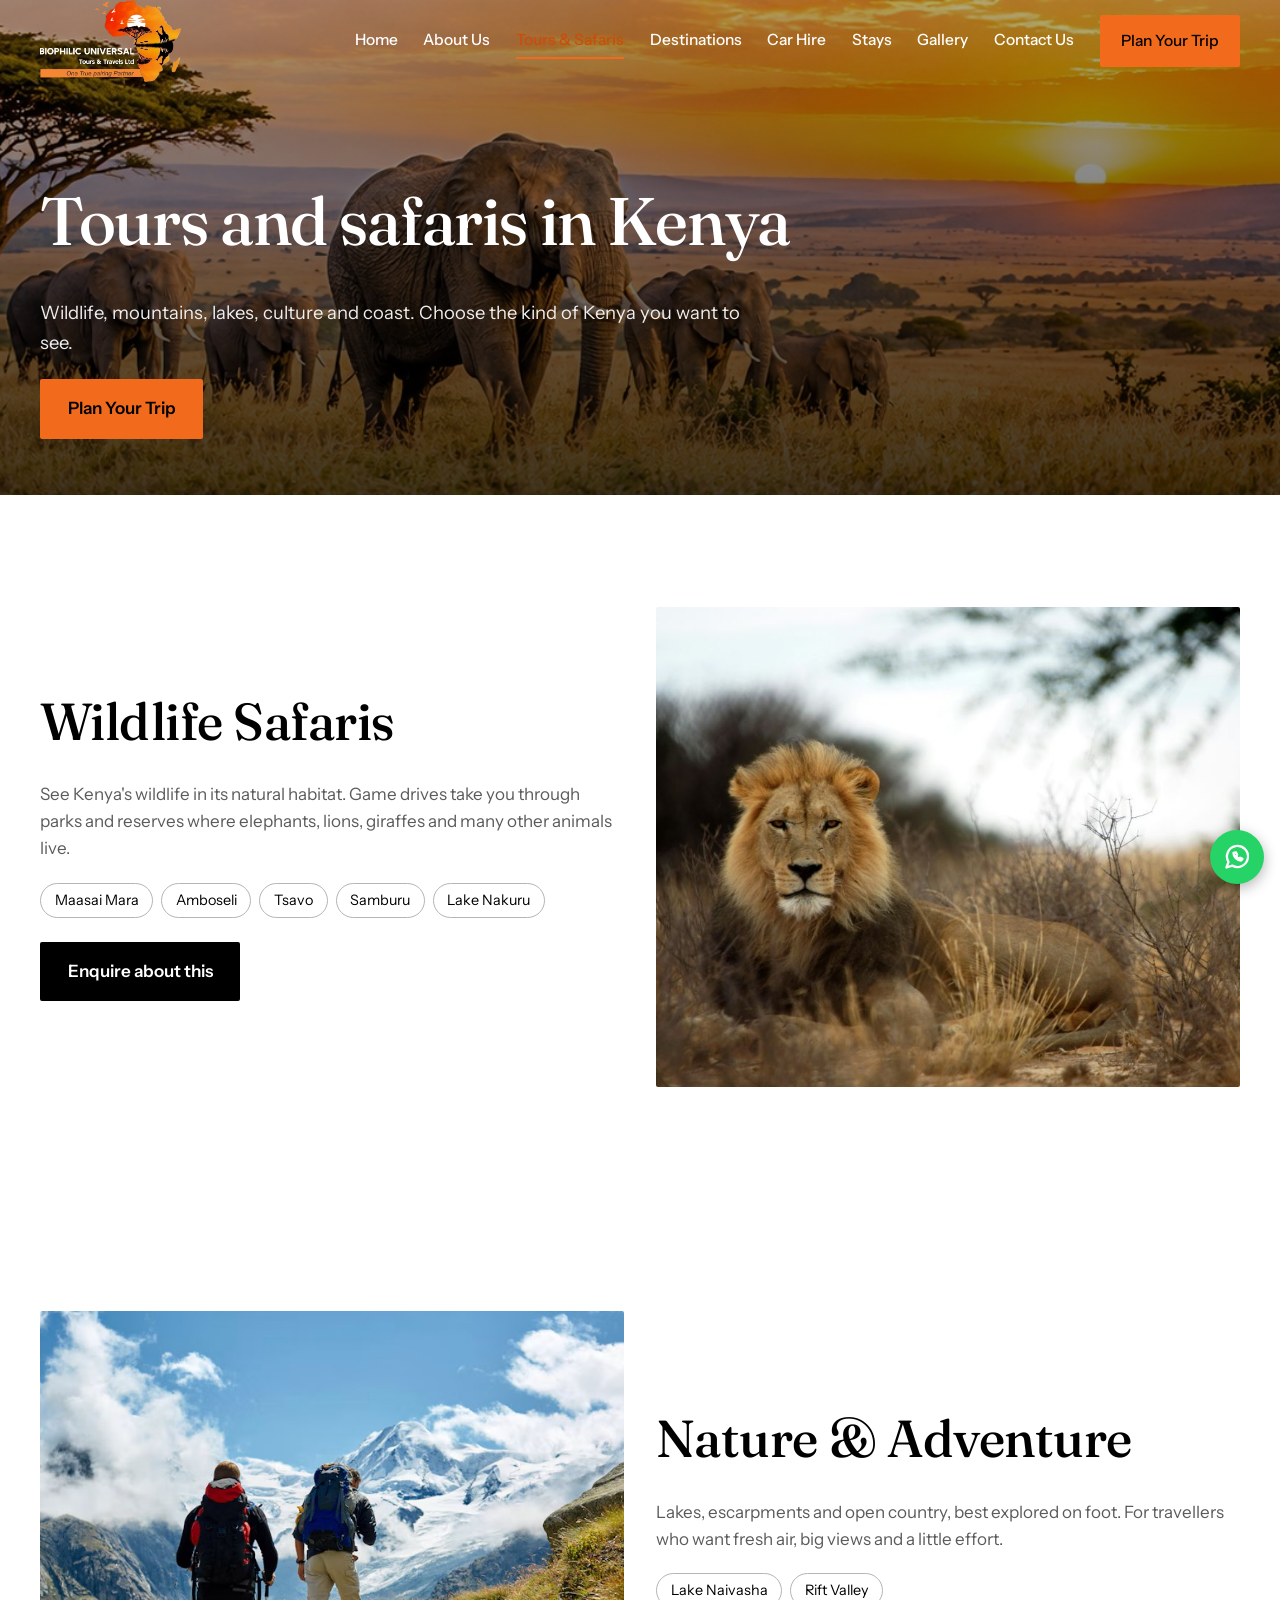
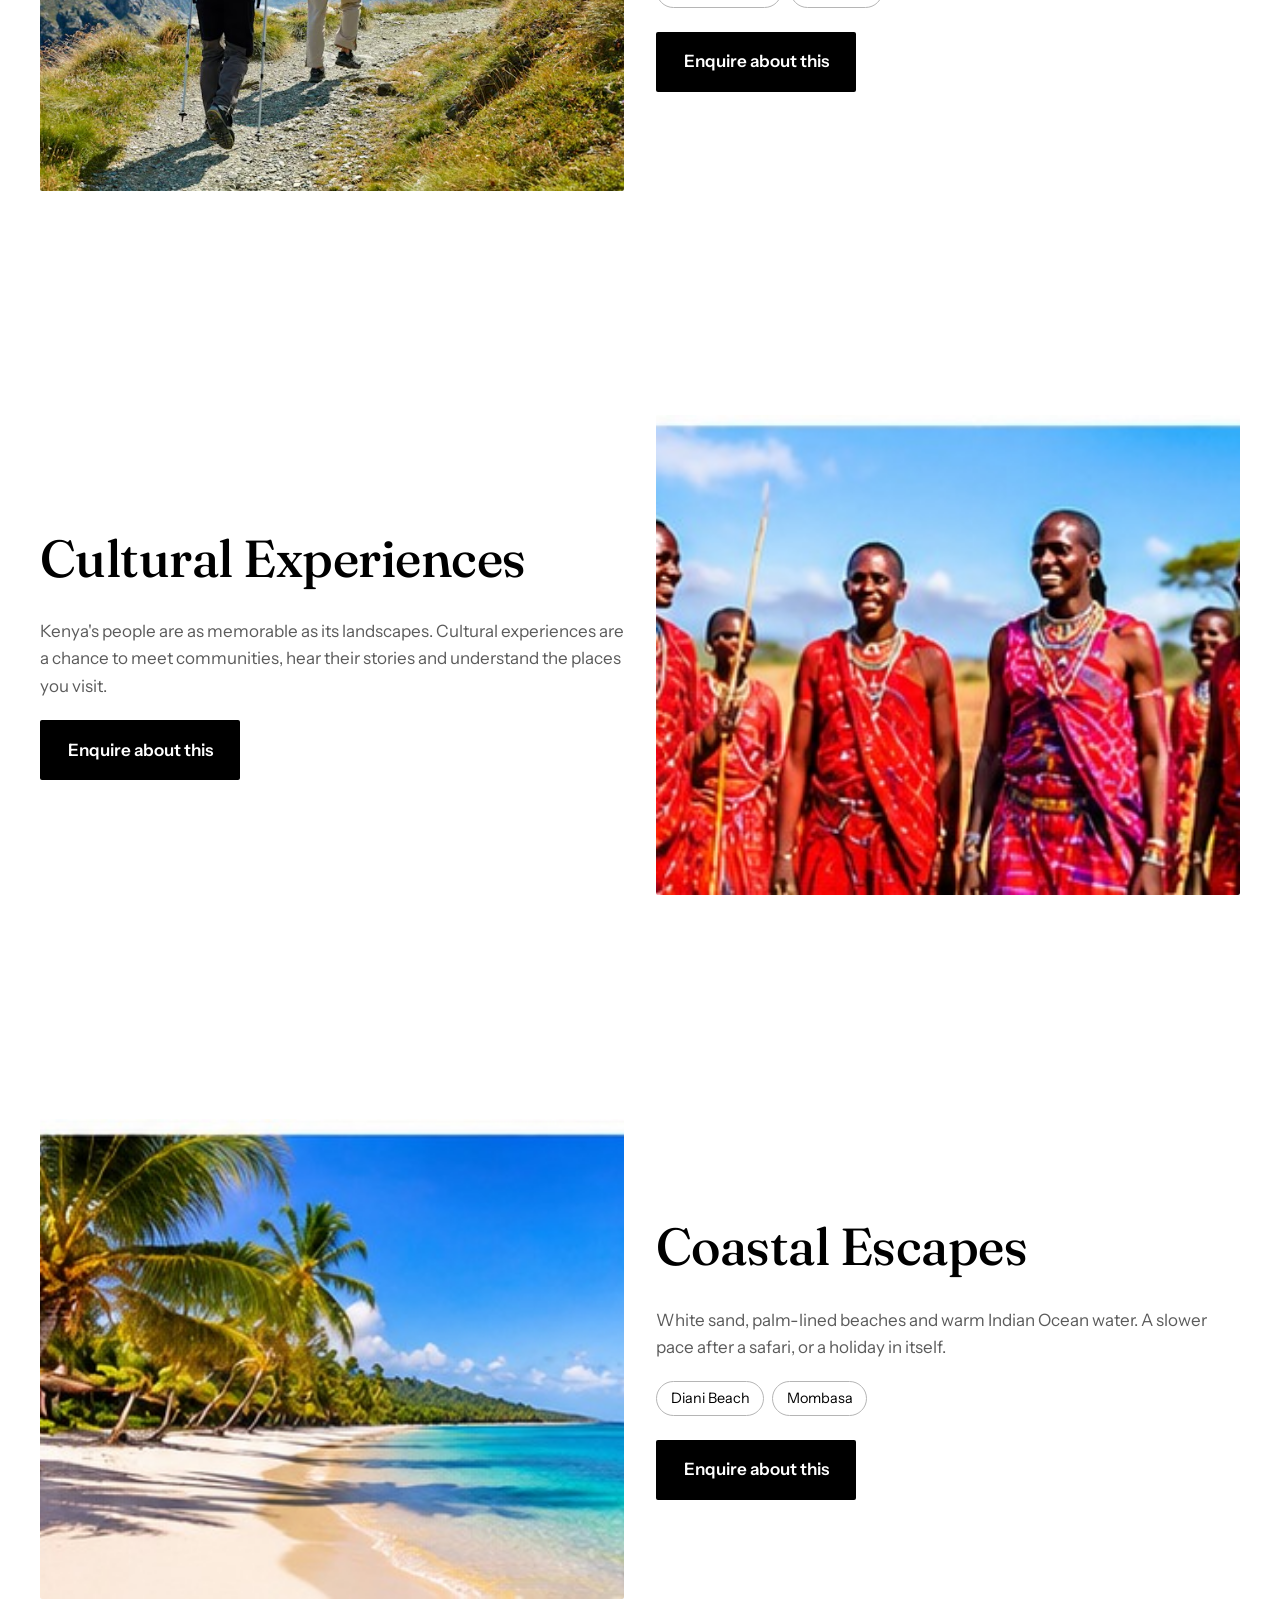
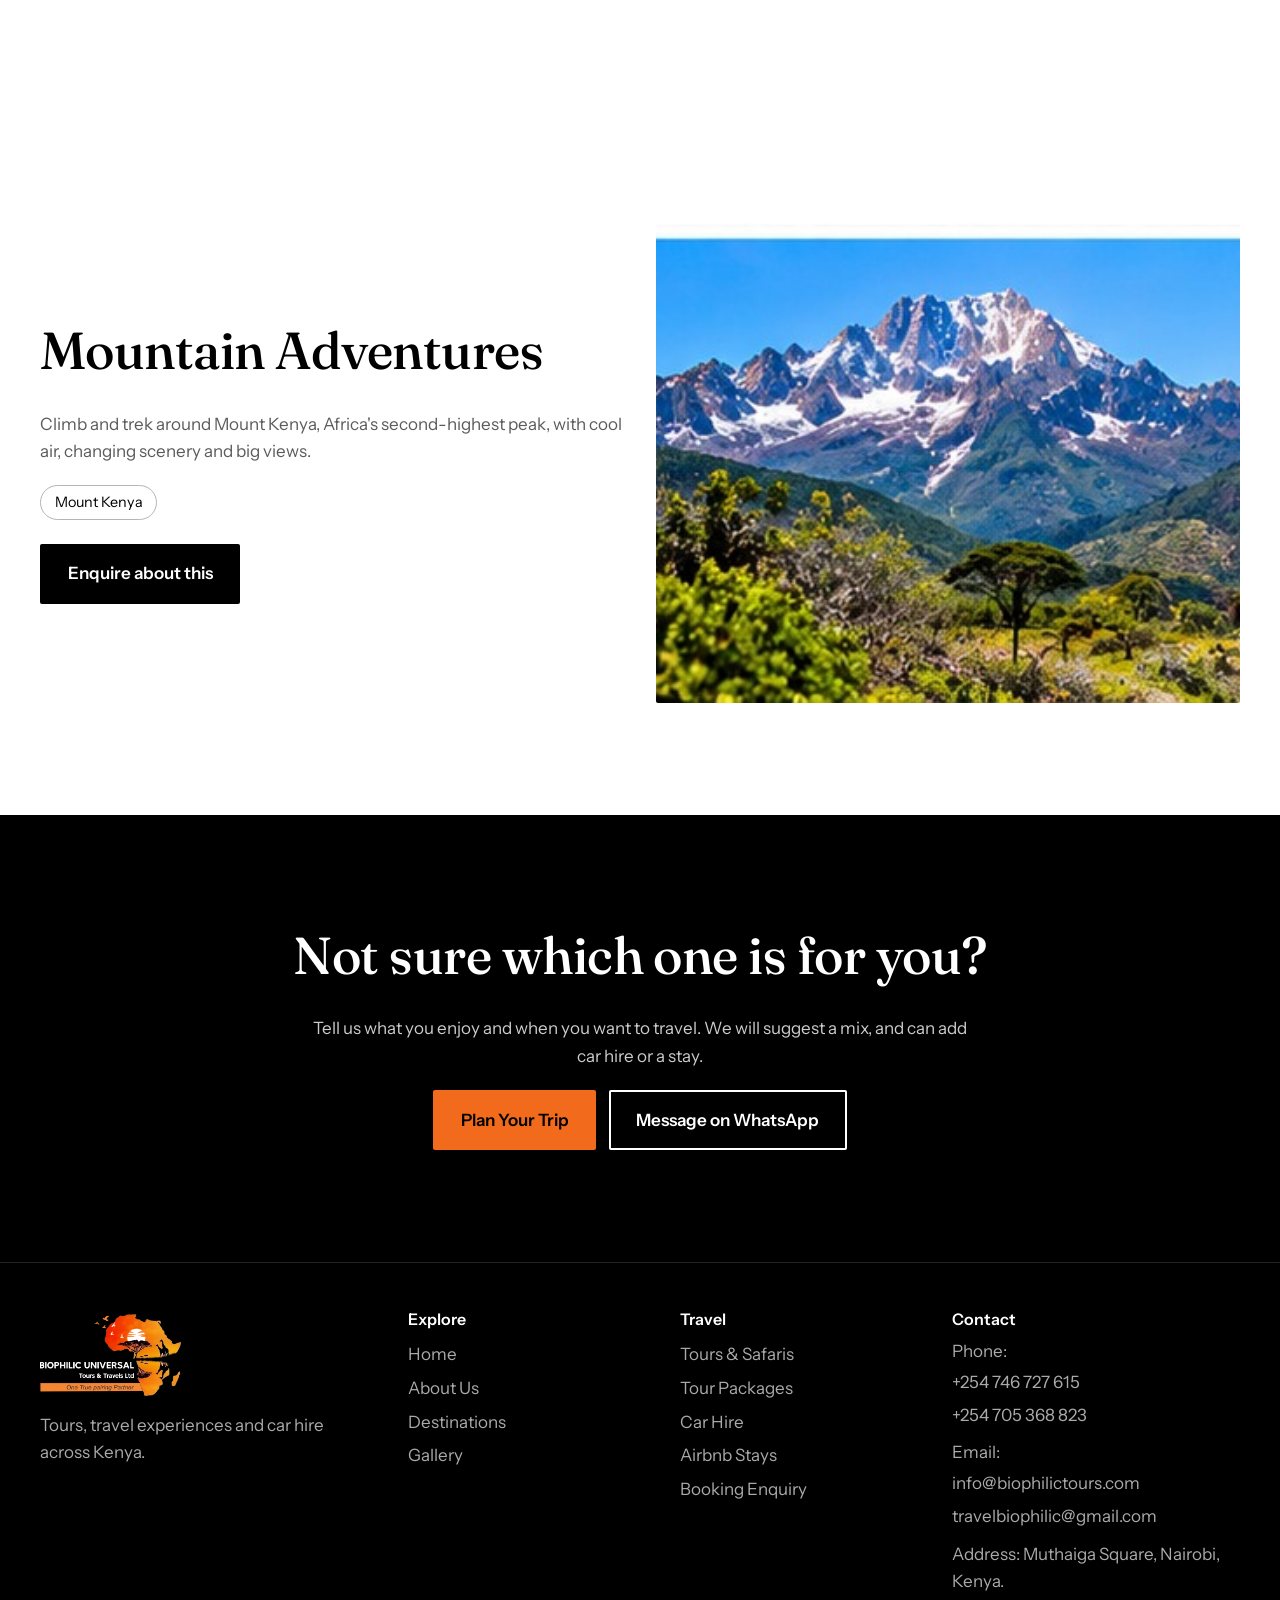
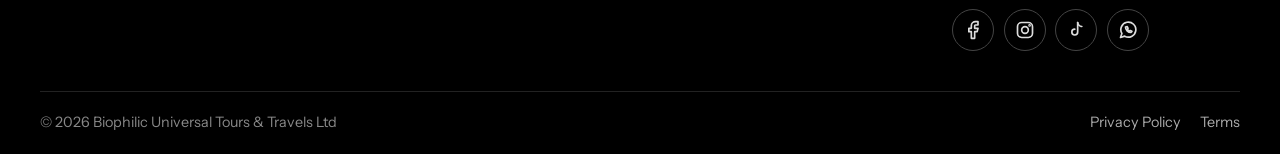
<file: tours.html>
<!DOCTYPE html>
<html lang="en">
<head>
  <meta charset="UTF-8">
  <meta name="viewport" content="width=device-width, initial-scale=1">
  <title>Tours and Safaris in Kenya | Biophilic Universal Tours &amp; Travels Ltd</title>
  <meta name="description" content="Wildlife safaris, nature and adventure, cultural experiences, coastal escapes and mountain adventures across Kenya with Biophilic Universal Tours &amp; Travels Ltd.">
  <meta property="og:title" content="Tours and Safaris in Kenya | Biophilic Universal">
  <meta property="og:description" content="Tours, safaris and car hire across Kenya.">
  <meta property="og:type" content="website">
  <link rel="preconnect" href="https://fonts.googleapis.com">
  <link rel="preconnect" href="https://fonts.gstatic.com" crossorigin>
  <link href="https://fonts.googleapis.com/css2?family=Fraunces:opsz,wght@9..144,500;9..144,600&family=Instrument+Sans:wght@400;500;600&display=swap" rel="stylesheet">
  <link rel="stylesheet" href="css/style.css">
  <script src="js/script.js" defer></script>
</head>
<body>
  <a class="skip" href="#main">Skip to content</a>
  <header class="site-header" id="header">
    <div class="wrap bar">
      <a class="brand" href="index.html" aria-label="Biophilic Universal home">
        <img class="logo-light" src="assets/logo/logo-light.png" alt="Biophilic Universal Tours &amp; Travels Ltd" width="1021" height="595">
        <img class="logo-dark" src="assets/logo/logo.png" alt="" width="1021" height="595" aria-hidden="true">
      </a>
      <button class="menu-btn" id="menuBtn" aria-expanded="false" aria-controls="nav">Menu</button>
      <nav id="nav" class="nav" aria-label="Main">
        <a href="index.html">Home</a>
        <a href="about.html">About Us</a>
        <a href="tours.html" aria-current="page">Tours &amp; Safaris</a>
        <a href="destinations.html">Destinations</a>
        <a href="car-hire.html">Car Hire</a>
        <a href="stays.html">Stays</a>
        <a href="gallery.html">Gallery</a>
        <a href="contact.html">Contact Us</a>
        <a class="btn btn-orange nav-cta" href="contact.html#enquire">Plan Your Trip</a>
      </nav>
    </div>
  </header>

  <main id="main">
    <section class="page-hero ph" style="--img:url(../assets/images/hero-mara.jpg)">
      <div class="wrap">
        <h1>Tours and safaris in Kenya</h1>
        <p>Wildlife, mountains, lakes, culture and coast. Choose the kind of Kenya you want to see.</p>
        <div class="actions"><a class="btn btn-orange" href="contact.html#enquire">Plan Your Trip</a></div>
      </div>
    </section>

    <section class="section wrap split" id="wildlife">
      <div class="reveal"><h2>Wildlife Safaris</h2><p>See Kenya's wildlife in its natural habitat. Game drives take you through parks and reserves where elephants, lions, giraffes and many other animals live.</p><ul class="tags" aria-label="Places to explore"><li><a href="destinations.html#maasai-mara">Maasai Mara</a></li><li><a href="destinations.html#amboseli">Amboseli</a></li><li><a href="destinations.html#tsavo">Tsavo</a></li><li><a href="destinations.html#samburu">Samburu</a></li><li><a href="destinations.html#lake-nakuru">Lake Nakuru</a></li></ul><a class="btn btn-dark" href="contact.html?topic=Wildlife%20safaris#enquire">Enquire about this</a></div><div class="ph tall reveal" style="--img:url(../assets/images/wildlife.jpg)" role="img" aria-label="Lion resting in tall grass"></div>
    </section>

    <section class="section wrap split alt-row" id="adventure">
      <div class="ph tall reveal" style="--img:url(../assets/images/adventure.jpg)" role="img" aria-label="Hikers on a Kenyan trail"></div><div class="reveal"><h2>Nature &amp; Adventure</h2><p>Lakes, escarpments and open country, best explored on foot. For travellers who want fresh air, big views and a little effort.</p><ul class="tags" aria-label="Places to explore"><li><a href="destinations.html#naivasha">Lake Naivasha</a></li><li>Rift Valley</li></ul><a class="btn btn-dark" href="contact.html?topic=Nature%20and%20adventure#enquire">Enquire about this</a></div>
    </section>

    <section class="section wrap split" id="culture">
      <div class="reveal"><h2>Cultural Experiences</h2><p>Kenya's people are as memorable as its landscapes. Cultural experiences are a chance to meet communities, hear their stories and understand the places you visit.</p><a class="btn btn-dark" href="contact.html?topic=Cultural%20experiences#enquire">Enquire about this</a></div><div class="ph tall reveal" style="--img:url(../assets/images/culture.jpg)" role="img" aria-label="Cultural experience in Kenya"></div>
    </section>

    <section class="section wrap split alt-row" id="coast">
      <div class="ph tall reveal" style="--img:url(../assets/images/coast.jpg)" role="img" aria-label="Palm-lined beach on the Kenyan coast"></div><div class="reveal"><h2>Coastal Escapes</h2><p>White sand, palm-lined beaches and warm Indian Ocean water. A slower pace after a safari, or a holiday in itself.</p><ul class="tags" aria-label="Places to explore"><li><a href="destinations.html#diani">Diani Beach</a></li><li>Mombasa</li></ul><a class="btn btn-dark" href="contact.html?topic=Coastal%20escapes#enquire">Enquire about this</a></div>
    </section>

    <section class="section wrap split" id="mountains">
      <div class="reveal"><h2>Mountain Adventures</h2><p>Climb and trek around Mount Kenya, Africa's second-highest peak, with cool air, changing scenery and big views.</p><ul class="tags" aria-label="Places to explore"><li><a href="destinations.html#mount-kenya">Mount Kenya</a></li></ul><a class="btn btn-dark" href="contact.html?topic=Mountain%20adventures#enquire">Enquire about this</a></div><div class="ph tall reveal" style="--img:url(../assets/images/mountain.jpg)" role="img" aria-label="Mount Kenya peaks"></div>
    </section>

    <section class="final" id="plan">
      <div class="wrap">
        <h2>Not sure which one is for you?</h2>
        <p>Tell us what you enjoy and when you want to travel. We will suggest a mix, and can add car hire or a stay.</p>
        <div class="actions center">
          <a class="btn btn-orange" href="contact.html#enquire">Plan Your Trip</a>
          <a class="btn btn-ghost" href="#contact" data-whatsapp>Message on WhatsApp</a>
        </div>
      </div>
    </section>
  </main>

  <footer class="footer" id="contact">
    <div class="wrap fgrid">
      <div>
        <a class="brand foot-brand" href="index.html" aria-label="Biophilic Universal home"><img src="assets/logo/logo-light.png" alt="Biophilic Universal Tours &amp; Travels Ltd" width="1021" height="595" loading="lazy"></a>
        <p>Tours, travel experiences and car hire across Kenya.</p>
      </div>
      <div><h3>Explore</h3><a href="index.html">Home</a><a href="about.html">About Us</a><a href="destinations.html">Destinations</a><a href="gallery.html">Gallery</a></div>
      <div><h3>Travel</h3><a href="tours.html">Tours &amp; Safaris</a><a href="packages.html">Tour Packages</a><a href="car-hire.html">Car Hire</a><a href="stays.html">Airbnb Stays</a><a href="contact.html">Booking Enquiry</a></div>
      <div><h3>Contact</h3><p>Phone: <a href="tel:+254746727615">+254 746 727 615</a><a href="tel:+254705368823">+254 705 368 823</a></p><p>Email: <a href="mailto:info@biophilictours.com">info@biophilictours.com</a><a href="mailto:travelbiophilic@gmail.com">travelbiophilic@gmail.com</a></p><p>Address: Muthaiga Square, Nairobi, Kenya.</p><div class="social"><!-- Replace each # with your real page link -->
          <a href="https://www.facebook.com/profile.php?id=61566707572163" target="_blank" rel="noopener" data-social="facebook" aria-label="Facebook"><svg viewBox="0 0 24 24" fill="none" stroke="currentColor" stroke-width="2" stroke-linecap="round" stroke-linejoin="round" aria-hidden="true"><path d="M18 2h-3a5 5 0 0 0-5 5v3H7v4h3v8h4v-8h3l1-4h-4V7a1 1 0 0 1 1-1h3z"/></svg></a>
          <a href="https://www.instagram.com/biophilic_tours_travels_ltd" target="_blank" rel="noopener" data-social="instagram" aria-label="Instagram"><svg viewBox="0 0 24 24" fill="none" stroke="currentColor" stroke-width="2" stroke-linecap="round" stroke-linejoin="round" aria-hidden="true"><rect x="3" y="3" width="18" height="18" rx="5"/><circle cx="12" cy="12" r="4"/><circle cx="17.5" cy="6.5" r=".6"/></svg></a>
          <a href="https://www.tiktok.com/@biophilic_tours_travels" target="_blank" rel="noopener" data-social="tiktok" aria-label="TikTok"><svg viewBox="0 0 24 24" fill="none" stroke="currentColor" stroke-width="2" stroke-linecap="round" stroke-linejoin="round" aria-hidden="true"><path d="M14 3v11.5a3.5 3.5 0 1 1-3.5-3.5"/><path d="M14 3c.4 2.8 2.4 4.6 5 4.8"/></svg></a>
          <a href="https://wa.me/254746727615" target="_blank" rel="noopener" data-social="whatsapp" aria-label="WhatsApp"><svg viewBox="0 0 24 24" fill="none" stroke="currentColor" stroke-width="2" stroke-linecap="round" stroke-linejoin="round" aria-hidden="true"><path d="M3 21l1.7-4.8A9 9 0 1 1 8 19.4z"/><path d="M9 8.5c0 3.5 3 6.5 6.5 6.5l1.2-1.4-2-1-1 .8c-1-.4-2-1.4-2.4-2.4l.8-1-1-2z"/></svg></a>
        </div></div>
    </div>
    <div class="wrap legal"><span>&copy; <span id="year">2026</span> Biophilic Universal Tours &amp; Travels Ltd</span><span><a href="privacy.html">Privacy Policy</a> <a href="terms.html">Terms</a></span></div>
  </footer>
  <a class="wa-float" href="#contact" data-whatsapp aria-label="Chat on WhatsApp"><svg viewBox="0 0 24 24" fill="none" stroke="currentColor" stroke-width="2" stroke-linecap="round" stroke-linejoin="round" aria-hidden="true"><path d="M3 21l1.7-4.8A9 9 0 1 1 8 19.4z"/><path d="M9 8.5c0 3.5 3 6.5 6.5 6.5l1.2-1.4-2-1-1 .8c-1-.4-2-1.4-2.4-2.4l.8-1-1-2z"/></svg></a>
</body>
</html>
</file>
<file: css/style.css>
/* Biophilic Universal - homepage styles (mobile-first) */
:root{
  --white:#fff; --black:#000; --orange:#F26A1B; --orange-deep:#C94E0A;
  --stone:#F4F3F1; --grey:#5B5B5B;
  --serif:"Fraunces",Georgia,serif; --sans:"Instrument Sans",system-ui,sans-serif;
  --gap:clamp(1rem,3vw,2rem); --pad:clamp(3.5rem,9vw,7rem);
}
*,*::before,*::after{box-sizing:border-box}
html{scroll-behavior:smooth;scroll-padding-top:5rem}
body{margin:0;font-family:var(--sans);color:var(--black);background:var(--white);line-height:1.6;font-size:1.0625rem;overflow-x:hidden}
h1,h2,h3{font-family:var(--serif);font-weight:500;line-height:1.1;margin:0 0 .6em}
h1{font-size:clamp(2.6rem,8vw,5.5rem);letter-spacing:-.02em}
h2{font-size:clamp(2rem,4.5vw,3.25rem);letter-spacing:-.01em}
h3{font-size:1.3rem}
p{margin:0 0 1.2em;color:var(--grey);max-width:60ch}
a{color:inherit}
:focus-visible{outline:3px solid var(--orange);outline-offset:3px}
.wrap{width:min(1200px,100% - 2*var(--gap));margin-inline:auto}
.skip{position:absolute;left:-999px;background:var(--black);color:#fff;padding:.5rem 1rem;z-index:100}
.skip:focus{left:1rem;top:1rem}

/* Buttons */
.btn{display:inline-block;padding:.9rem 1.6rem;border-radius:2px;font-weight:600;text-decoration:none;border:2px solid transparent;transition:background .25s,color .25s,border-color .25s,transform .25s}
.btn:hover{transform:translateY(-2px)}
.btn-orange{background:var(--orange);color:var(--black)}
.btn-orange:hover{background:var(--orange-deep);color:#fff}
.btn-dark{background:var(--black);color:#fff}
.btn-dark:hover{background:var(--orange);color:var(--black)}
.btn-ghost{border-color:#fff;color:#fff}
.btn-ghost:hover{background:#fff;color:var(--black)}

/* Image slots: neutral grey with a soft shimmer until the photo has loaded */
.ph{background:var(--img),#e6e3df;background-size:cover;background-position:center}

/* Header */
.site-header{position:fixed;inset:0 0 auto;z-index:50;color:#fff;transition:background .3s,color .3s,box-shadow .3s}
.site-header.scrolled{background:var(--white);color:var(--black);box-shadow:0 1px 0 rgba(0,0,0,.1)}
.bar{display:flex;align-items:center;justify-content:space-between;min-height:4.5rem}
.brand{text-decoration:none}
.brand-mark{font-family:var(--serif);font-weight:600;letter-spacing:.04em;font-size:1.05rem}
.brand-mark b{color:var(--orange);font-weight:600}
.menu-btn{background:none;border:2px solid currentColor;color:inherit;padding:.4rem .9rem;font:inherit;font-weight:600;cursor:pointer}
.nav{position:absolute;top:100%;left:0;right:0;background:var(--white);color:var(--black);display:none;flex-direction:column;padding:1rem var(--gap) 1.5rem;gap:.25rem}
.nav.open{display:flex}
.nav a{text-decoration:none;padding:.6rem 0;font-weight:500;border-bottom:2px solid transparent}
.nav a[aria-current="page"]{color:var(--orange-deep);border-bottom-color:var(--orange)}
.nav-cta{text-align:center;margin-top:.5rem;border-bottom:2px solid transparent!important;color:var(--black)!important}

/* Hero */
.hero{min-height:100svh;display:flex;align-items:flex-end;color:#fff;position:relative}
.hero::before{content:"";position:absolute;inset:0;background:linear-gradient(to top,rgba(0,0,0,.78),rgba(0,0,0,.25) 60%,rgba(0,0,0,.45))}
.hero-inner{position:relative;padding-block:8rem 5rem}
.hero h1{max-width:14ch;animation:rise .9s ease both}
.hero p{color:#eee;font-size:1.2rem;max-width:44ch;animation:rise .9s .15s ease both}
.hero .actions{animation:rise .9s .3s ease both}
.actions{display:flex;flex-wrap:wrap;gap:.8rem}
.actions.center{justify-content:center}
@keyframes rise{from{opacity:0;transform:translateY(24px)}to{opacity:1;transform:none}}

/* Sections */
.section{padding-block:var(--pad)}
.section.alt{background:var(--stone);padding-inline:0}
.lead{font-size:1.15rem;margin-bottom:2rem}
.split{display:grid;gap:var(--gap);align-items:center}
.tall{min-height:340px;border-radius:2px}
.grid{display:grid;gap:var(--gap)}
.card{text-decoration:none;display:block}
.card .ph{aspect-ratio:4/3;margin-bottom:1rem;transition:transform .5s}
.card{overflow:hidden}
.card:hover .ph{transform:scale(1.03)}
.card p{margin-bottom:.6em}
.more{font-weight:600;color:var(--orange-deep);border-bottom:2px solid var(--orange)}

/* Destinations */
.tile{aspect-ratio:4/5;display:flex;align-items:flex-end;text-decoration:none;color:#fff;position:relative;overflow:hidden;padding:1.2rem;transition:transform .3s}
.tile::before{content:"";position:absolute;inset:0;background:linear-gradient(to top,rgba(0,0,0,.8),transparent 60%)}
.tile span{position:relative;display:block;font-size:.95rem}
.tile b{display:block;font-family:var(--serif);font-size:1.5rem;font-weight:500}
.tile:hover{transform:translateY(-4px)}

/* Car hire */
.carhire{padding-block:calc(var(--pad)*1.3);color:#fff;position:relative}
.carhire::before{content:"";position:absolute;inset:0;background:rgba(0,0,0,.62)}
.carhire .wrap{position:relative}
.carhire p{color:#eee}

/* Why */
.why>div{border-top:3px solid var(--orange);padding-top:1rem}

/* Gallery */
.mosaic{display:grid;gap:.75rem;grid-template-columns:1fr 1fr;grid-auto-rows:180px}
.mosaic .big{grid-row:span 2}
.mosaic .wide{grid-column:span 2}

/* Testimonials */
.quote{margin:0;padding:1.5rem;border-left:4px solid var(--orange);background:var(--stone)}
.quote cite{font-style:normal;font-weight:600;font-size:.95rem}

/* Final CTA */
.final{background:var(--black);color:#fff;text-align:center;padding-block:var(--pad)}
.final p{color:#ccc;margin-inline:auto}

/* Footer */
.footer{background:var(--black);color:#ddd;padding-top:3rem;border-top:1px solid #222}
.footer p{color:#aaa;margin-bottom:.4em}
.footer h3{font-family:var(--sans);font-size:1rem;color:#fff;font-weight:600}
.footer a{display:block;text-decoration:none;padding:.2rem 0;color:#aaa}
.footer a:hover{color:var(--orange)}
.brand-mark.light{color:#fff;display:block;margin-bottom:.8rem}
.fgrid{display:grid;gap:2rem;padding-bottom:2.5rem}
.legal{display:flex;flex-wrap:wrap;justify-content:space-between;gap:.5rem;border-top:1px solid #222;padding-block:1.2rem;font-size:.9rem;color:#888}
.legal a{display:inline;margin-left:1rem}

/* Reveal (images only) */
.reveal{opacity:0;transition:opacity .4s}
.reveal.in{opacity:1;transform:none}

/* Breakpoints */
@media(min-width:600px){.g3,.g4{grid-template-columns:repeat(2,1fr)}.fgrid{grid-template-columns:repeat(2,1fr)}}
@media(min-width:900px){
  .menu-btn{display:none}
  .nav{position:static;display:flex;flex-direction:row;align-items:center;background:none;color:inherit;padding:0;gap:1.6rem}
  .nav a{padding:.3rem 0;font-size:.97rem}
  .nav-cta{padding:.7rem 1.2rem!important;margin:0}
  .split{grid-template-columns:1fr 1fr}
  .tall{min-height:480px}
  .g3{grid-template-columns:repeat(3,1fr)}.g4{grid-template-columns:repeat(4,1fr)}
  .fgrid{grid-template-columns:1.4fr 1fr 1fr 1.2fr}
  .mosaic{grid-template-columns:repeat(4,1fr);grid-auto-rows:220px}
  .mosaic .big{grid-column:span 2}
}
@media(prefers-reduced-motion:reduce){
  html{scroll-behavior:auto}
  *,*::before,*::after{animation:none!important;transition:none!important}
  .reveal{opacity:1;transform:none}
}

/* ===== Refinement pass ===== */
/* Logo: larger, on a white badge so dark lettering stays readable over the hero */
.brand{display:block;background:#fff;padding:.3rem .6rem;border-radius:4px;line-height:0}
.brand img{height:58px;width:auto;display:block;transition:height .3s}
.site-header.scrolled .brand img{height:50px}
.site-header.scrolled .brand{padding:.15rem .4rem}
.foot-brand{display:inline-block;margin-bottom:.8rem}
.foot-brand img{height:72px}
@media(min-width:900px){.brand img{height:74px}.site-header.scrolled .brand img{height:56px}}

/* Hero video */
.hero{background:#1a1a1a;overflow:hidden}
.hero-video{position:absolute;inset:0;width:100%;height:100%;object-fit:cover;z-index:0}
.hero::before{z-index:1}
.hero-inner{z-index:2}
.hero-toggle{position:absolute;right:var(--gap);bottom:1.5rem;z-index:3;background:rgba(0,0,0,.55);color:#fff;border:2px solid #fff;padding:.5rem 1.1rem;font:inherit;font-weight:600;cursor:pointer;transition:background .25s,color .25s}
.hero-toggle:hover{background:#fff;color:#000}


/* Airbnb section and secondary button */
.btn-line{border-color:var(--black);color:var(--black)}
.btn-line:hover{background:var(--black);color:#fff}
#stays .actions{margin-top:.5rem}

/* Social icons */
.social{display:flex;gap:.6rem;margin-top:.9rem}
.footer .social a{display:inline-flex;align-items:center;justify-content:center;width:42px;height:42px;padding:0;border:1px solid #444;border-radius:50%;color:#ddd;transition:background .25s,color .25s,border-color .25s}
.footer .social a:hover{background:var(--orange);border-color:var(--orange);color:#000}
.social svg{width:20px;height:20px}

/* Floating WhatsApp button */
.wa-float{position:fixed;right:1rem;bottom:1rem;z-index:60;width:54px;height:54px;border-radius:50%;background:#25D366;color:#fff;display:flex;align-items:center;justify-content:center;box-shadow:0 4px 14px rgba(0,0,0,.3);transition:transform .25s}
.wa-float:hover{transform:scale(1.08)}
.wa-float svg{width:28px;height:28px}
.hero-toggle{bottom:5rem}
@media(min-width:900px){.hero-toggle{bottom:1.5rem;right:calc(var(--gap) + 4.5rem)}}

/* Logo without a badge: white-lettering version over the hero, original once the header turns white */
.brand,.site-header.scrolled .brand{background:none;padding:0;border-radius:0}
.logo-dark{display:none!important}
.site-header.scrolled .logo-light{display:none}
.site-header.scrolled .logo-dark{display:block!important}
/* Trimmed logo: slightly larger */
.brand img{height:62px}
.site-header.scrolled .brand img{height:54px}
@media(min-width:900px){.brand img{height:82px}.site-header.scrolled .brand img{height:62px}}

/* ===== Stays page ===== */
.page-hero{min-height:55svh;display:flex;align-items:flex-end;color:#fff;position:relative;padding-top:7rem}
.page-hero::before{content:"";position:absolute;inset:0;background:linear-gradient(to top,rgba(0,0,0,.75),rgba(0,0,0,.3))}
.page-hero .wrap{position:relative;padding-bottom:3.5rem}
.page-hero h1{font-size:clamp(2.4rem,6vw,4.2rem)}
.page-hero p{color:#eee;font-size:1.15rem}
.form{display:grid;gap:1rem;max-width:720px}
.form-grid{display:grid;gap:1rem}
.form label{display:block;font-weight:600;margin-bottom:.3rem}
.form input,.form select,.form textarea{width:100%;font:inherit;padding:.75rem .9rem;border:1.5px solid #999;border-radius:2px;background:#fff;color:#000}
.form input:focus,.form select:focus,.form textarea:focus{outline:3px solid var(--orange);outline-offset:1px;border-color:#000}
.form button{justify-self:start;cursor:pointer}
.form-status{margin:0;font-weight:500;color:var(--black)}
@media(min-width:600px){.form-grid{grid-template-columns:1fr 1fr}}
/* Nav fits 8 links on smaller laptops */
@media(min-width:900px) and (max-width:1149px){.nav{gap:1rem}.nav a{font-size:.9rem}}

/* Performance: background photos load via JS when near the screen; keep the gradient until then */
.ph{--img:none}

/* Hero video control: icon-only round button */
.hero-toggle{display:grid;place-items:center;width:48px;height:48px;padding:0;border-radius:50%}
.hero-toggle svg{width:20px;height:20px;fill:currentColor}
.hero-toggle .icon-play{display:none}
.hero-toggle.is-paused .icon-play{display:block}
.hero-toggle.is-paused .icon-pause{display:none}

/* ===== Contact page ===== */
.contact-layout{display:grid;gap:calc(var(--gap)*2)}
.contact-layout .form{max-width:none}
.contact-info{display:grid;gap:1rem;align-content:start}
.info-card{padding:1.25rem 1.4rem;border-left:4px solid var(--orange);background:var(--stone)}
.info-card h3{margin-bottom:.3em}
.info-card p{margin:0}
.info-card a{font-weight:600;text-decoration:none;border-bottom:2px solid var(--orange)}
.form-actions{display:flex;flex-wrap:wrap;gap:.8rem}
.faq details{border-top:1px solid #cfcfcf;padding:1rem 0}
.faq summary{cursor:pointer;font-weight:600;font-size:1.1rem}
.faq details p{margin:.8rem 0 0}
@media(min-width:900px){.contact-layout{grid-template-columns:1.5fr 1fr}}

/* Image placeholder shimmer (runs on the GPU; removed once the photo has loaded) */
.ph{position:relative;overflow:hidden;isolation:isolate}
.ph::after{content:"";position:absolute;inset:0;z-index:-1;background:linear-gradient(100deg,transparent 30%,rgba(255,255,255,.6) 50%,transparent 70%);transform:translateX(-100%);animation:sweep 1.4s ease-in-out infinite}
.ph.loaded::after{display:none}
@keyframes sweep{to{transform:translateX(100%)}}

/* Phone field: country code + number */
.phone-row{display:flex;gap:.5rem}
.phone-row select{flex:0 0 46%;width:auto;min-width:0}
.phone-row input{flex:1;min-width:0}

/* Text-style button */
.form-alt{margin:0;font-size:.95rem}
.linkbtn{background:none;border:0;padding:0;font:inherit;font-weight:600;color:inherit;cursor:pointer;border-bottom:2px solid var(--orange)}
.linkbtn:hover{color:var(--orange-deep)}

/* ===== Tours page ===== */
.tags{list-style:none;padding:0;margin:0 0 1.5rem;display:flex;flex-wrap:wrap;gap:.5rem}
.tags li{padding:.3rem .85rem;border:1px solid #b5b5b5;border-radius:999px;font-size:.9rem}

/* ===== Destinations page ===== */
.jump{display:flex;flex-wrap:wrap;gap:.5rem;padding-block:1.75rem 0}
.jump a,.tags a{text-decoration:none}
.jump a{padding:.4rem 1rem;border:1px solid #b5b5b5;border-radius:999px;font-weight:500;transition:border-color .25s,color .25s}
.jump a:hover,.tags a:hover{color:var(--orange-deep);border-color:var(--orange)}
.tags a:hover{border-bottom:0}

/* ===== About page ===== */
a.more{display:inline-block;margin-top:.4rem;text-decoration:none}
a.more:hover{color:var(--black)}

/* ===== Gallery page ===== */
.chips{display:flex;flex-wrap:wrap;gap:.5rem;margin-bottom:1.5rem}
.chip{padding:.4rem 1rem;border:1px solid #b5b5b5;border-radius:999px;background:none;font:inherit;font-weight:500;cursor:pointer;transition:background .25s,color .25s,border-color .25s}
.chip:hover{border-color:var(--orange)}
.chip[aria-pressed="true"]{background:var(--black);color:#fff;border-color:var(--black)}
.g-grid{display:grid;gap:.75rem;grid-template-columns:repeat(2,1fr)}
.g-item{position:relative;display:block;padding:0;border:0;aspect-ratio:4/3;overflow:hidden;background:#e6e3df;cursor:zoom-in}
.g-item[hidden]{display:none}
.g-item img{position:absolute;inset:0;width:100%;height:100%;object-fit:cover;transition:transform .5s}
.g-item:hover img{transform:scale(1.04)}
.lightbox{border:0;padding:0;background:transparent;width:100%;max-width:100vw;height:100%;max-height:100vh}
.lightbox[open]{display:flex;align-items:center;justify-content:center}
.lightbox::backdrop{background:rgba(0,0,0,.9)}
.lightbox figure{margin:0;text-align:center;color:#fff}
.lightbox img{max-width:min(92vw,1200px);max-height:78vh;width:auto;height:auto}
.lb-btn{position:absolute;width:48px;height:48px;border-radius:50%;border:2px solid #fff;background:rgba(0,0,0,.5);color:#fff;font-size:1.8rem;line-height:1;cursor:pointer;transition:background .25s,color .25s}
.lb-btn:hover{background:#fff;color:#000}
.lb-close{top:1rem;right:1rem}
.lb-prev{left:.75rem;top:50%}
.lb-next{right:.75rem;top:50%}
@media(min-width:700px){.g-grid{grid-template-columns:repeat(3,1fr)}}
@media(min-width:1000px){.g-grid{grid-template-columns:repeat(4,1fr)}}
.lb-prev,.lb-next{margin-top:-24px}

/* Gallery videos */
.chip[hidden]{display:none}
.lightbox [hidden]{display:none!important}
.lightbox video{max-width:min(92vw,1200px);max-height:78vh;background:#000}
.lightbox iframe{width:min(92vw,1100px);aspect-ratio:16/9;height:auto;border:0;background:#000}
.g-item.is-video::before,.g-item.is-video::after{content:"";position:absolute;left:50%;top:50%;z-index:1}
.g-item.is-video::after{width:56px;height:56px;margin:-28px 0 0 -28px;border-radius:50%;background:rgba(0,0,0,.6);border:2px solid #fff}
.g-item.is-video::before{z-index:2;margin:-11px 0 0 -6px;border-style:solid;border-width:11px 0 11px 18px;border-color:transparent transparent transparent #fff}
.g-item.is-video:hover::after{background:var(--orange)}
</file>
